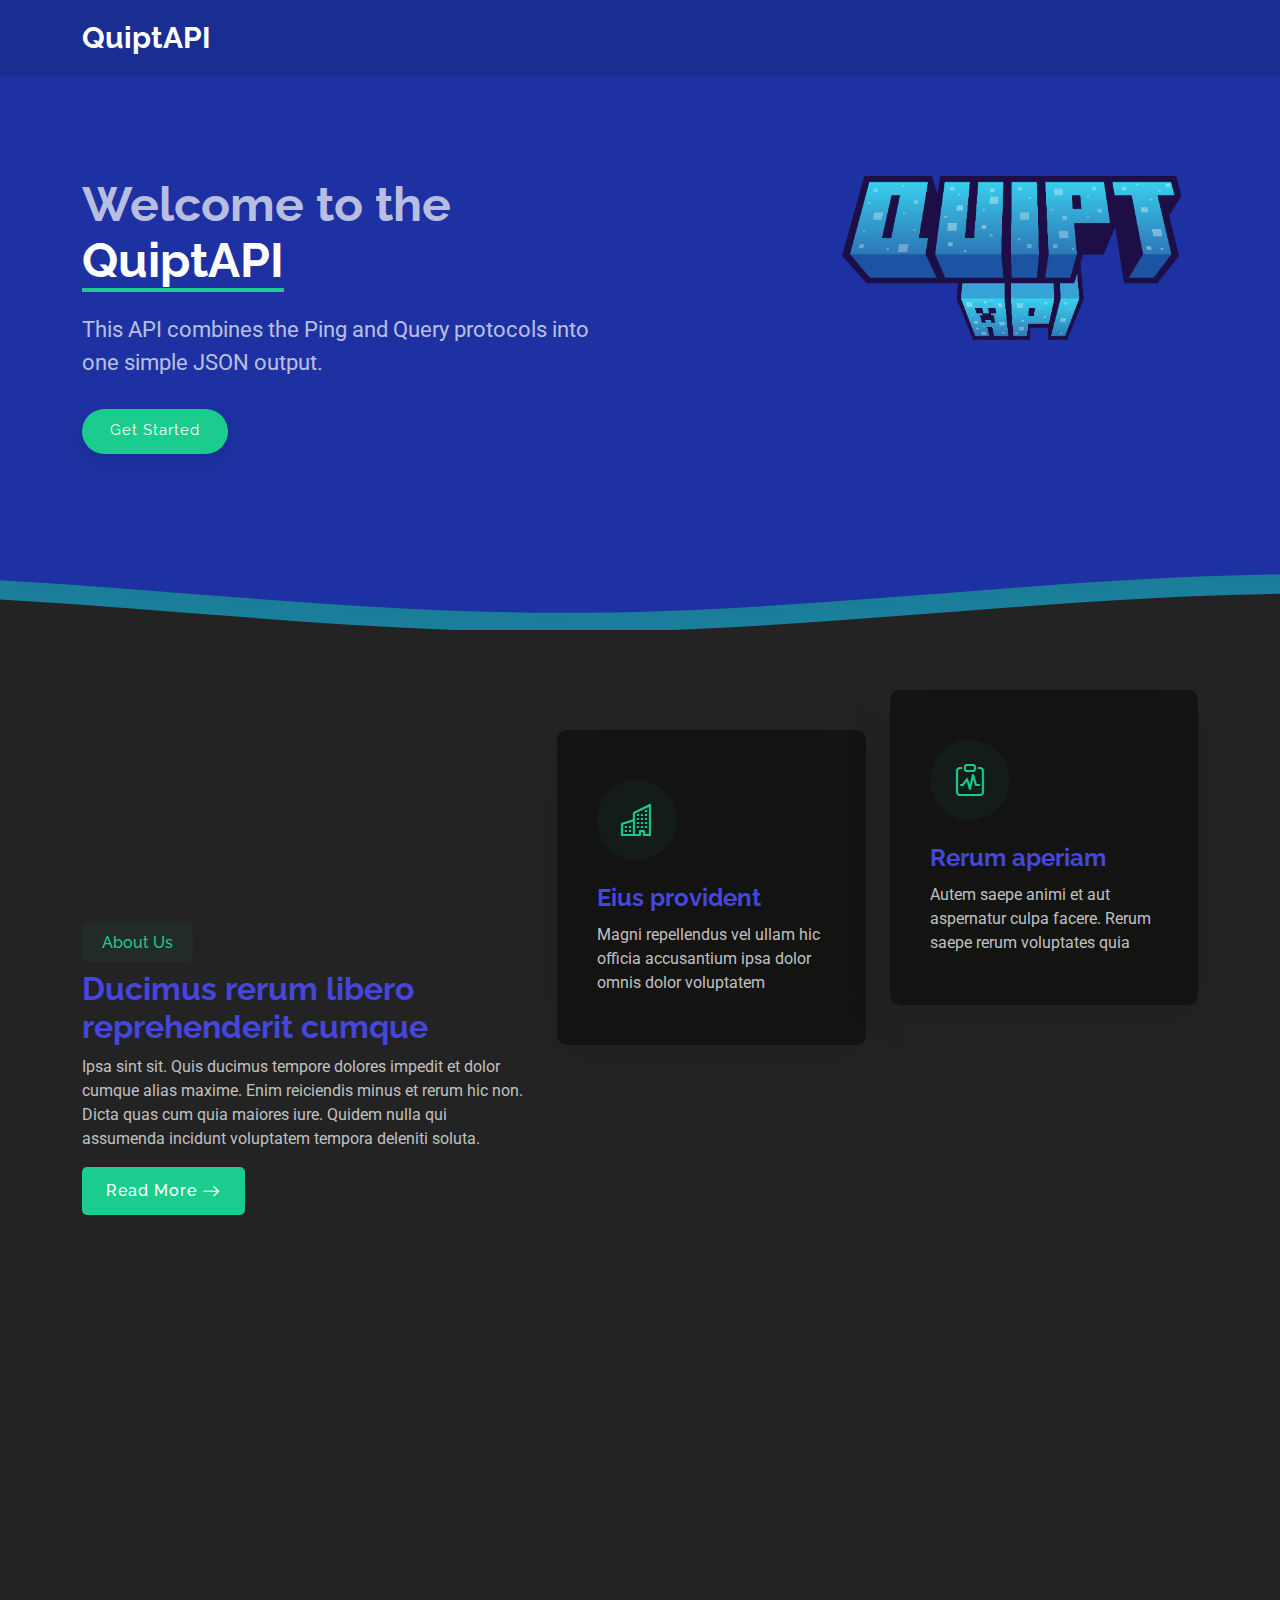
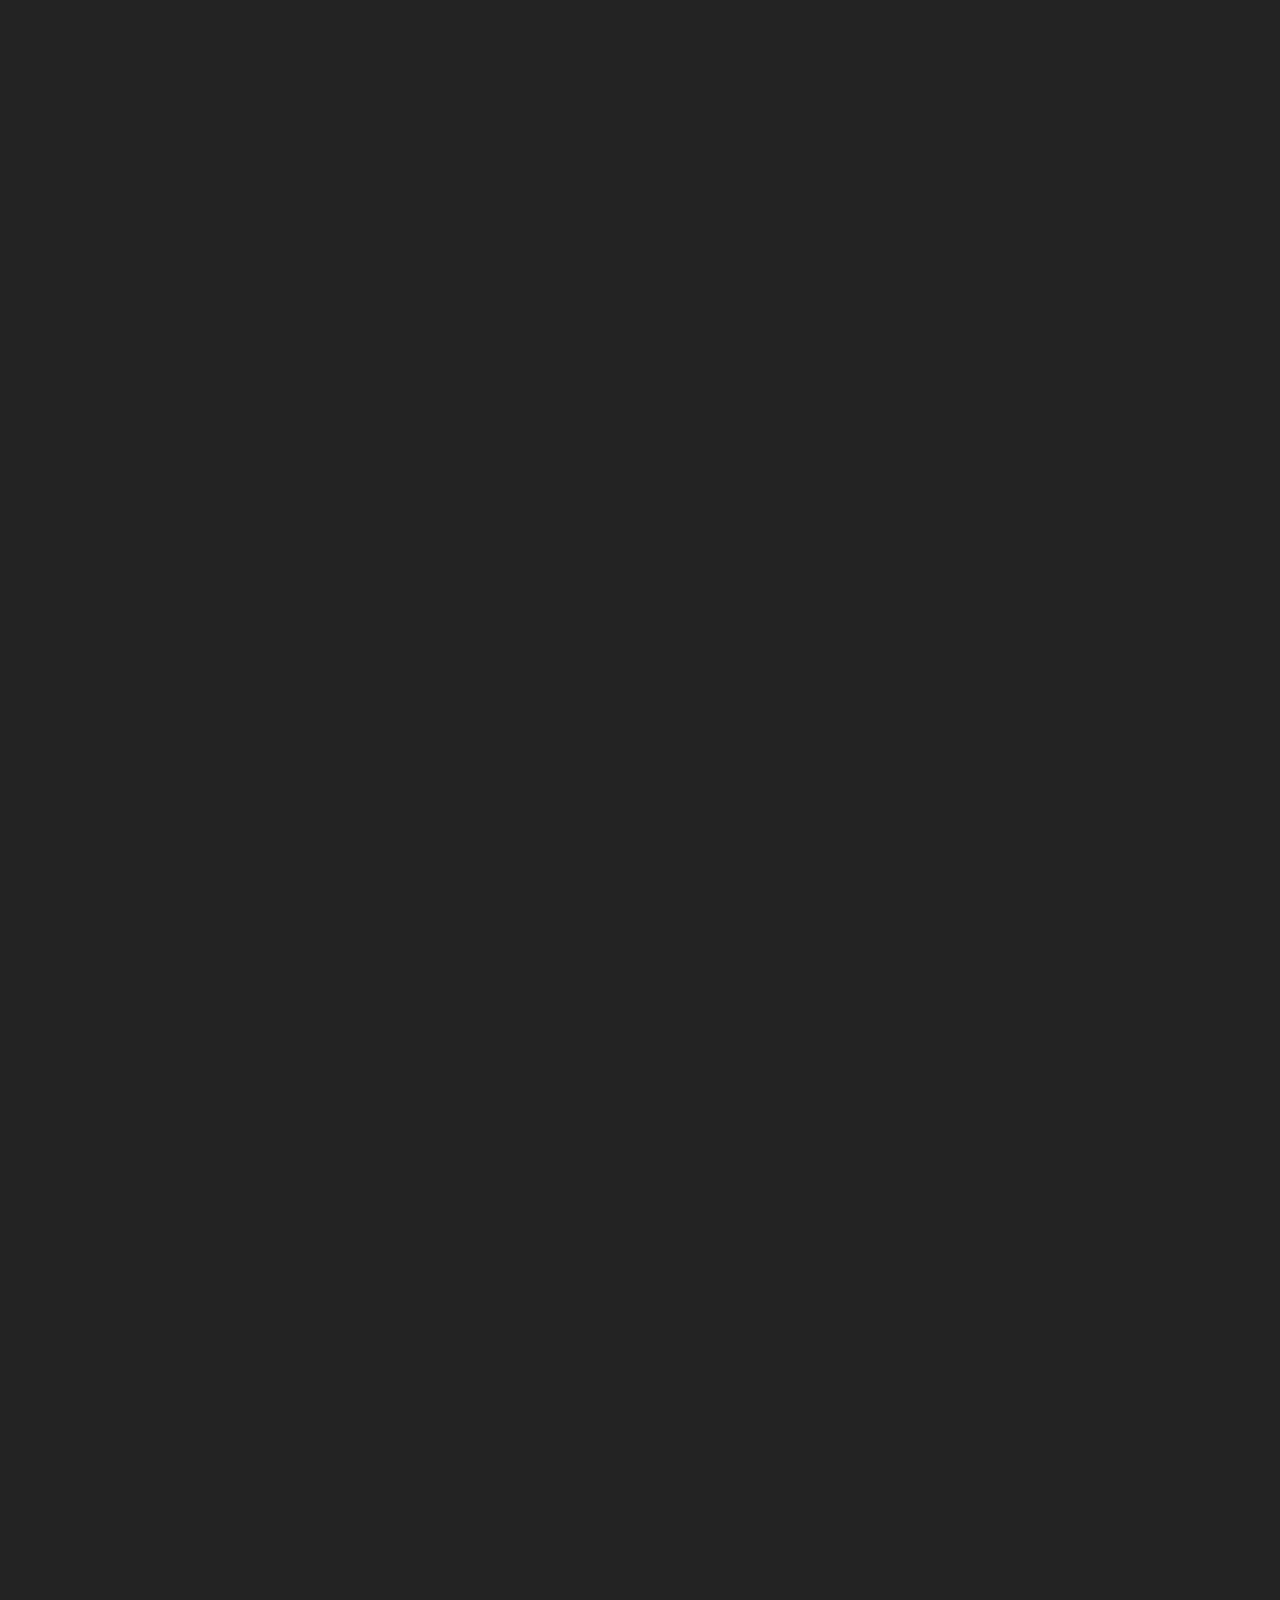
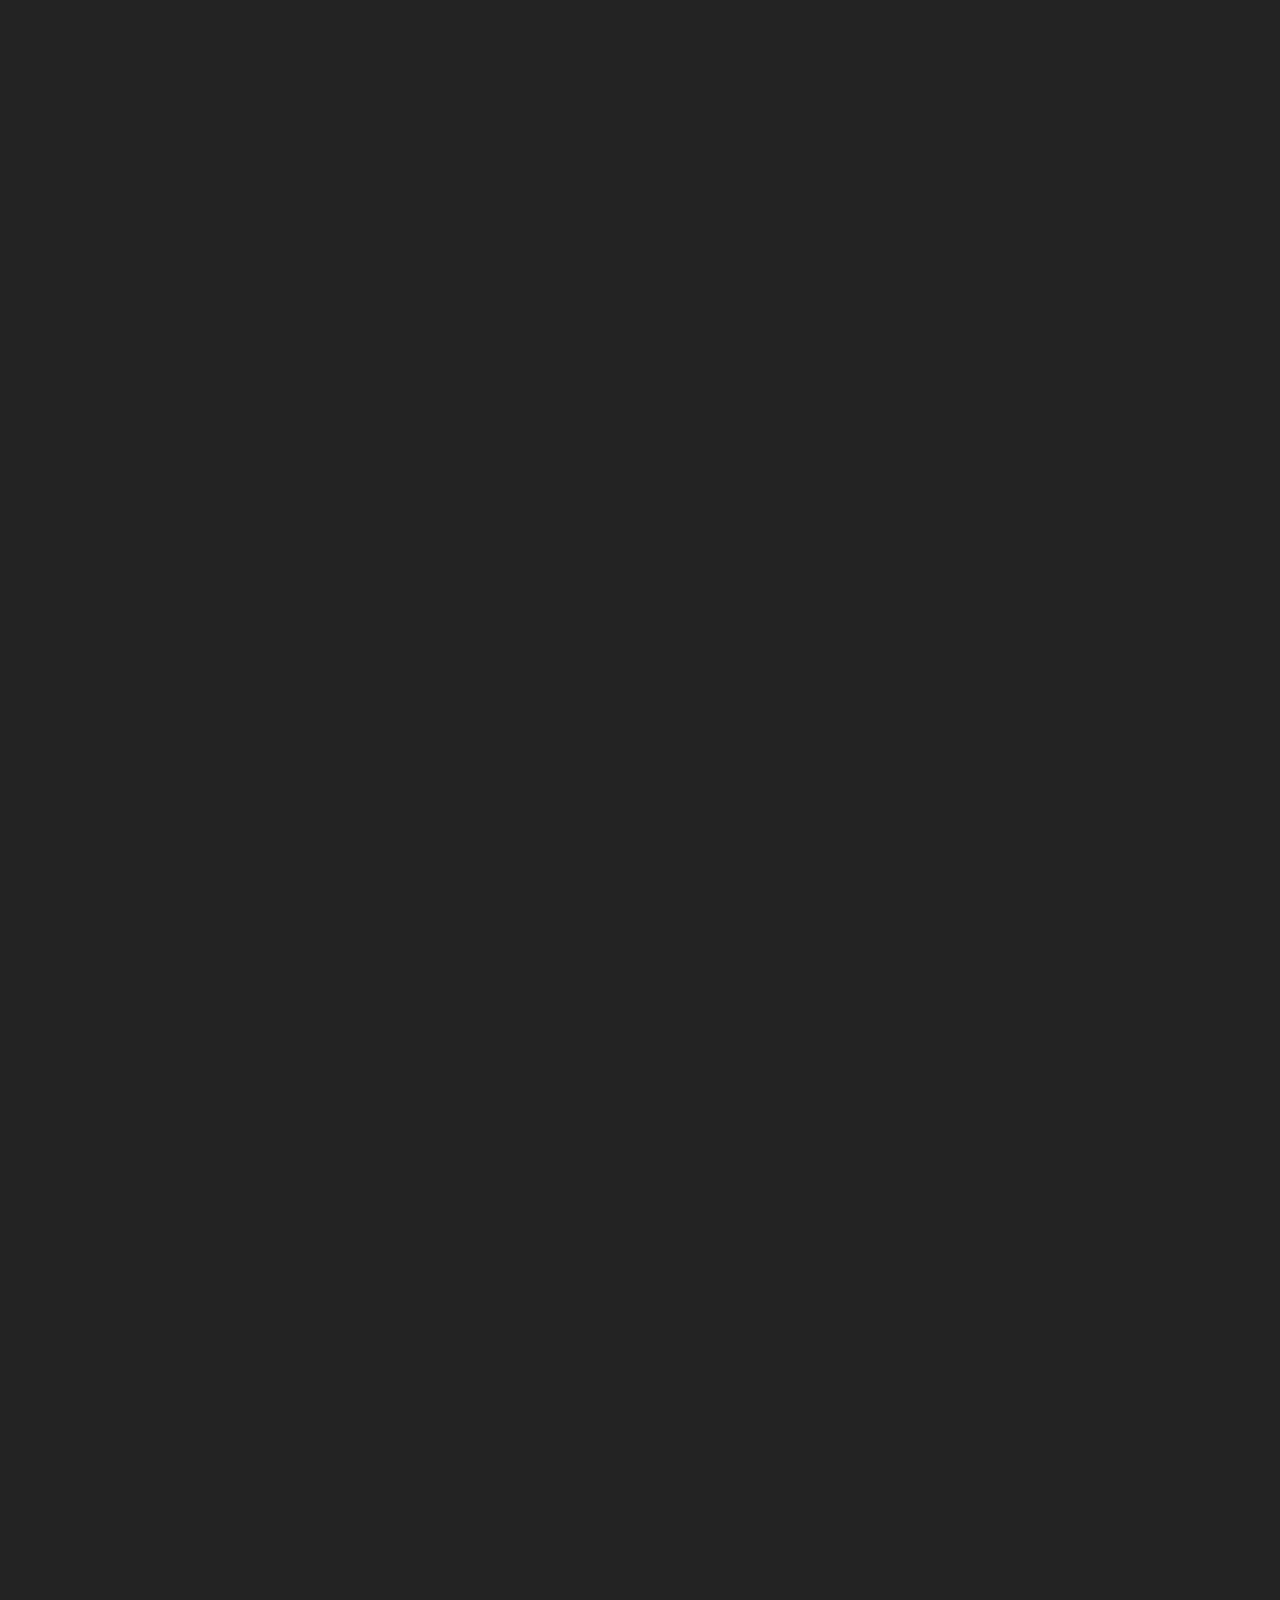
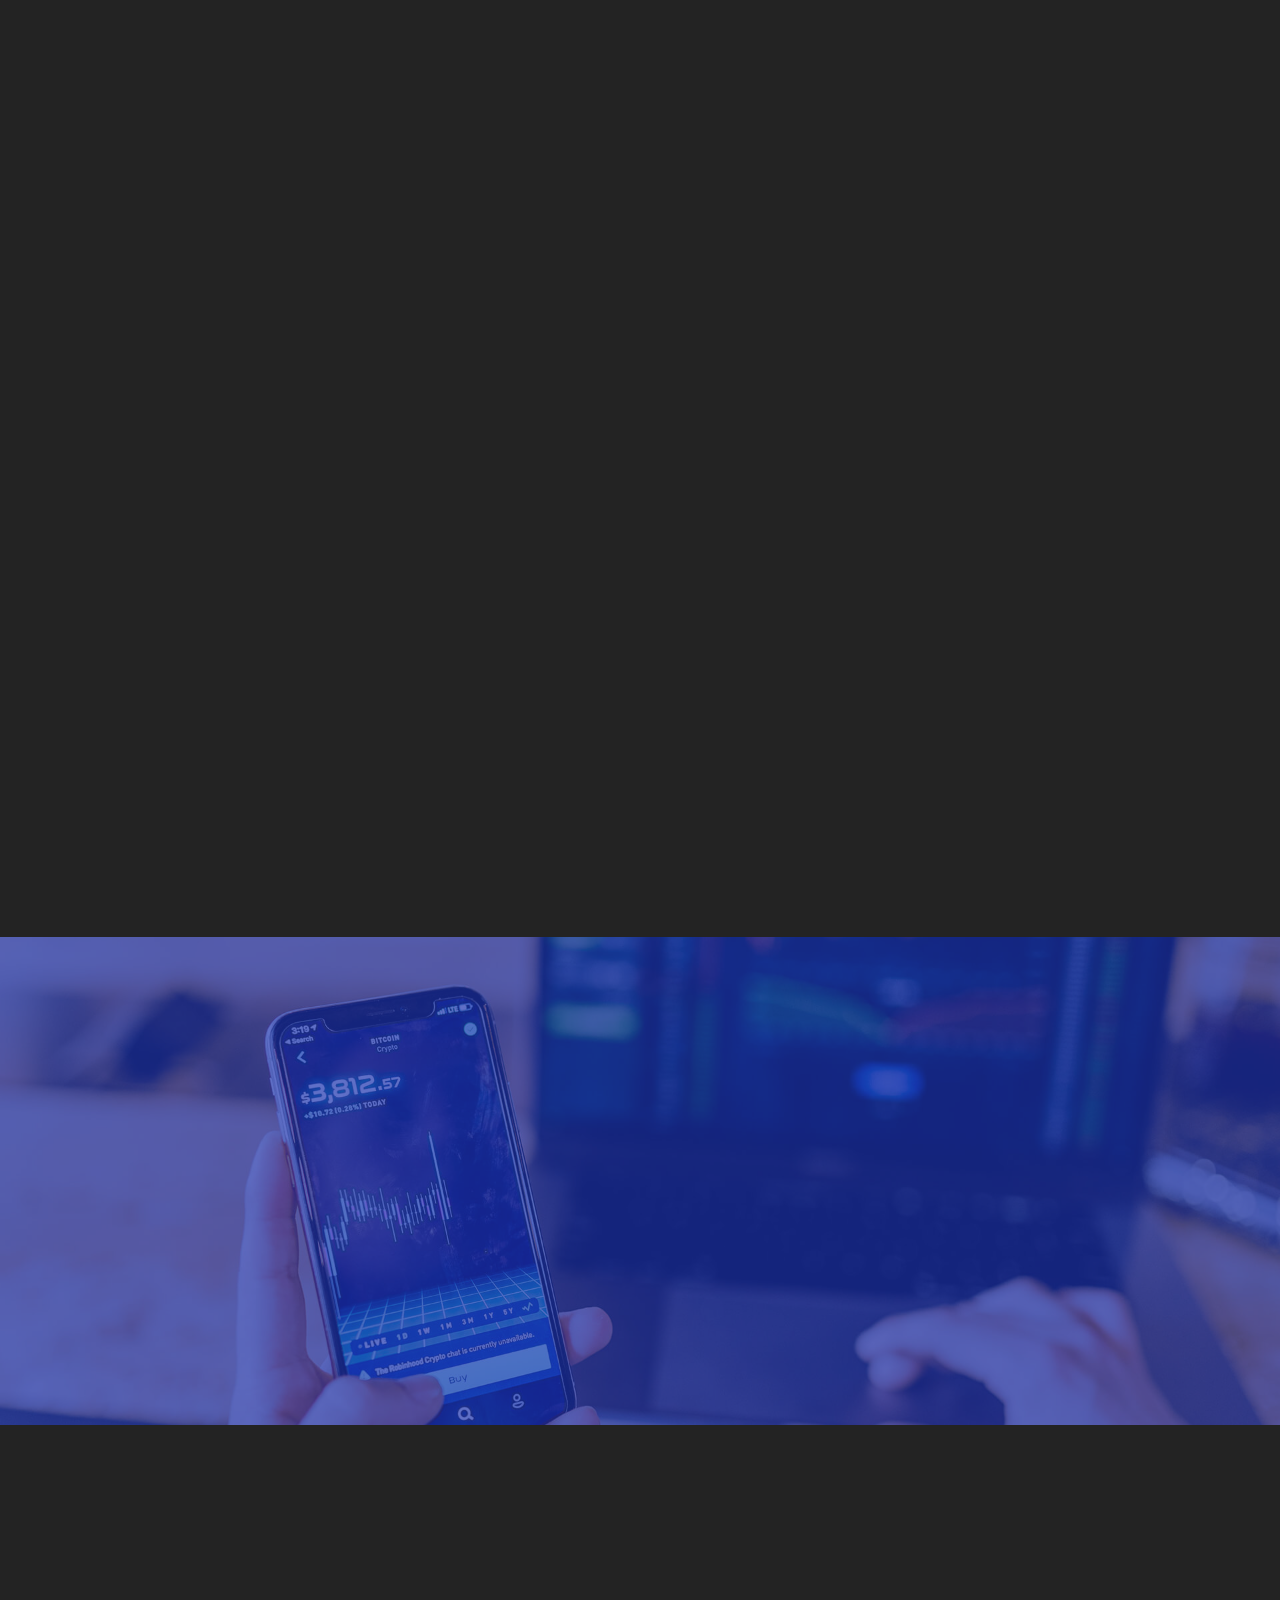
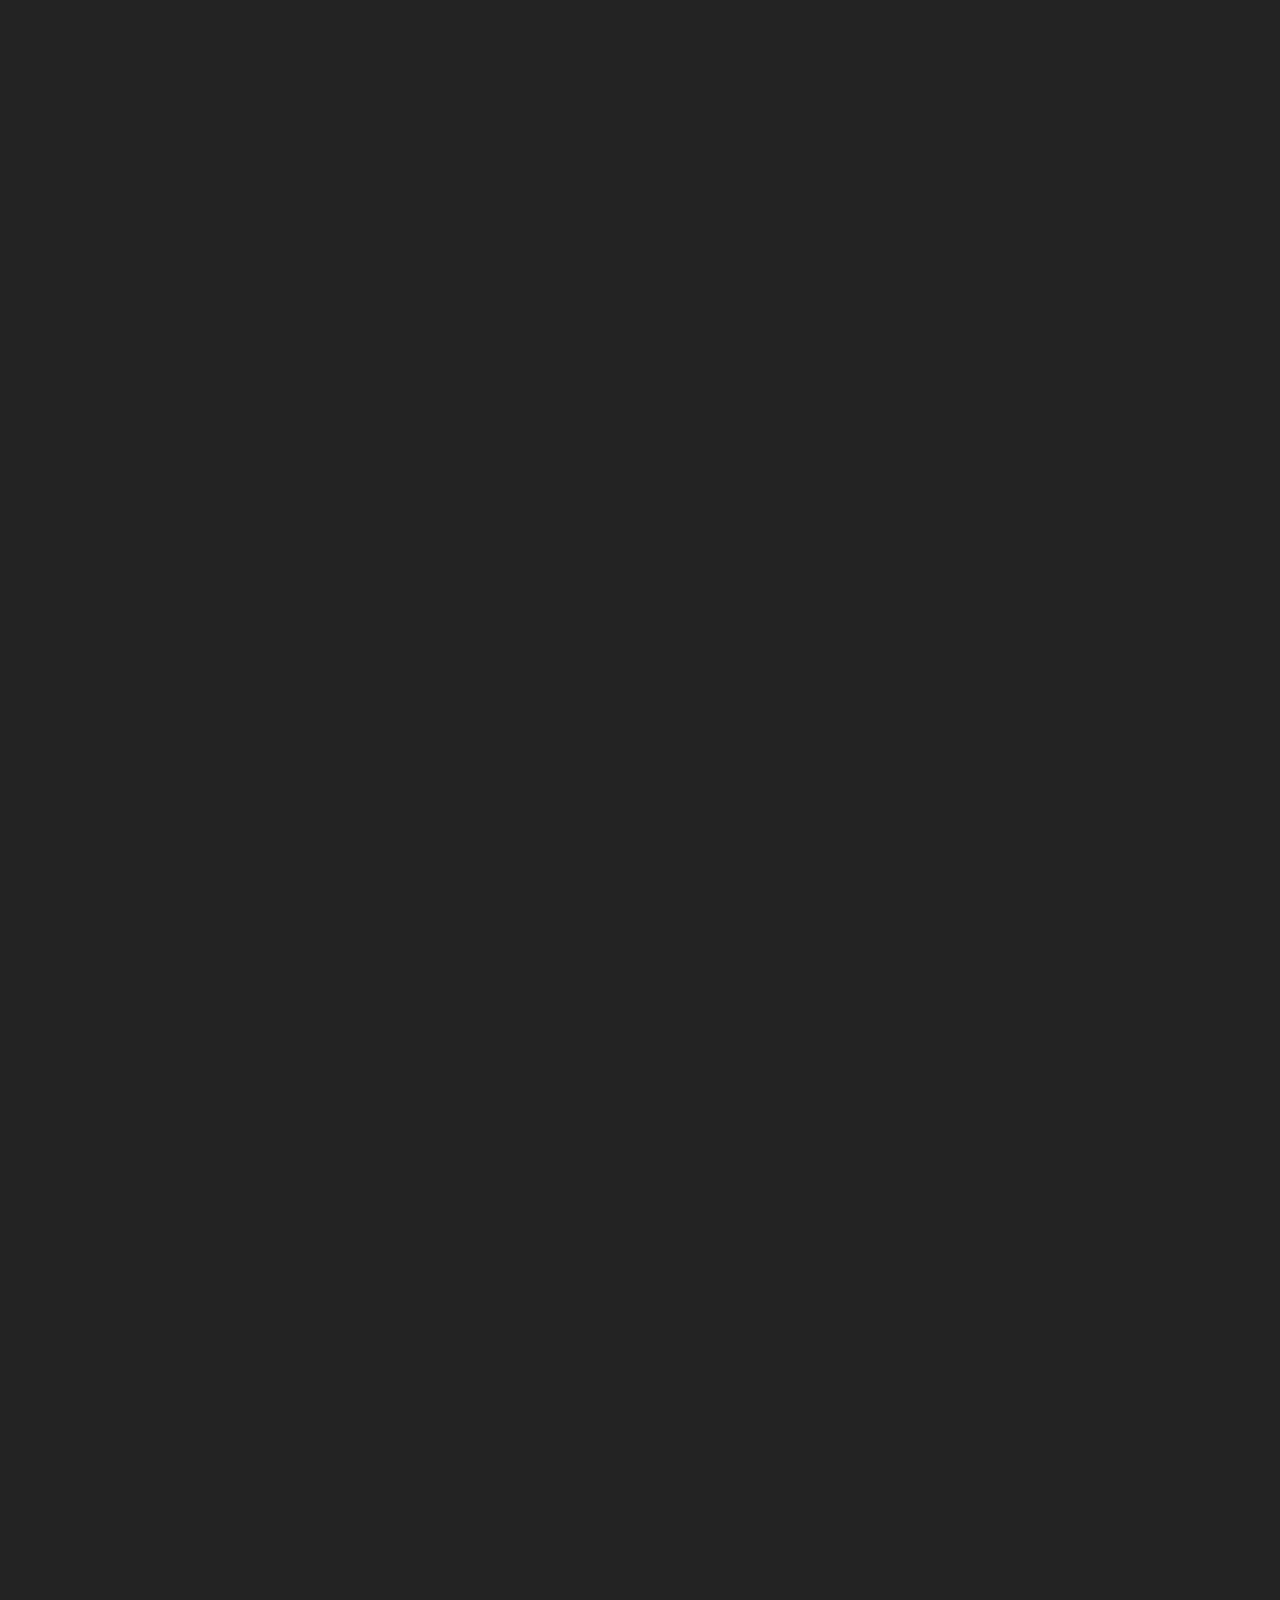
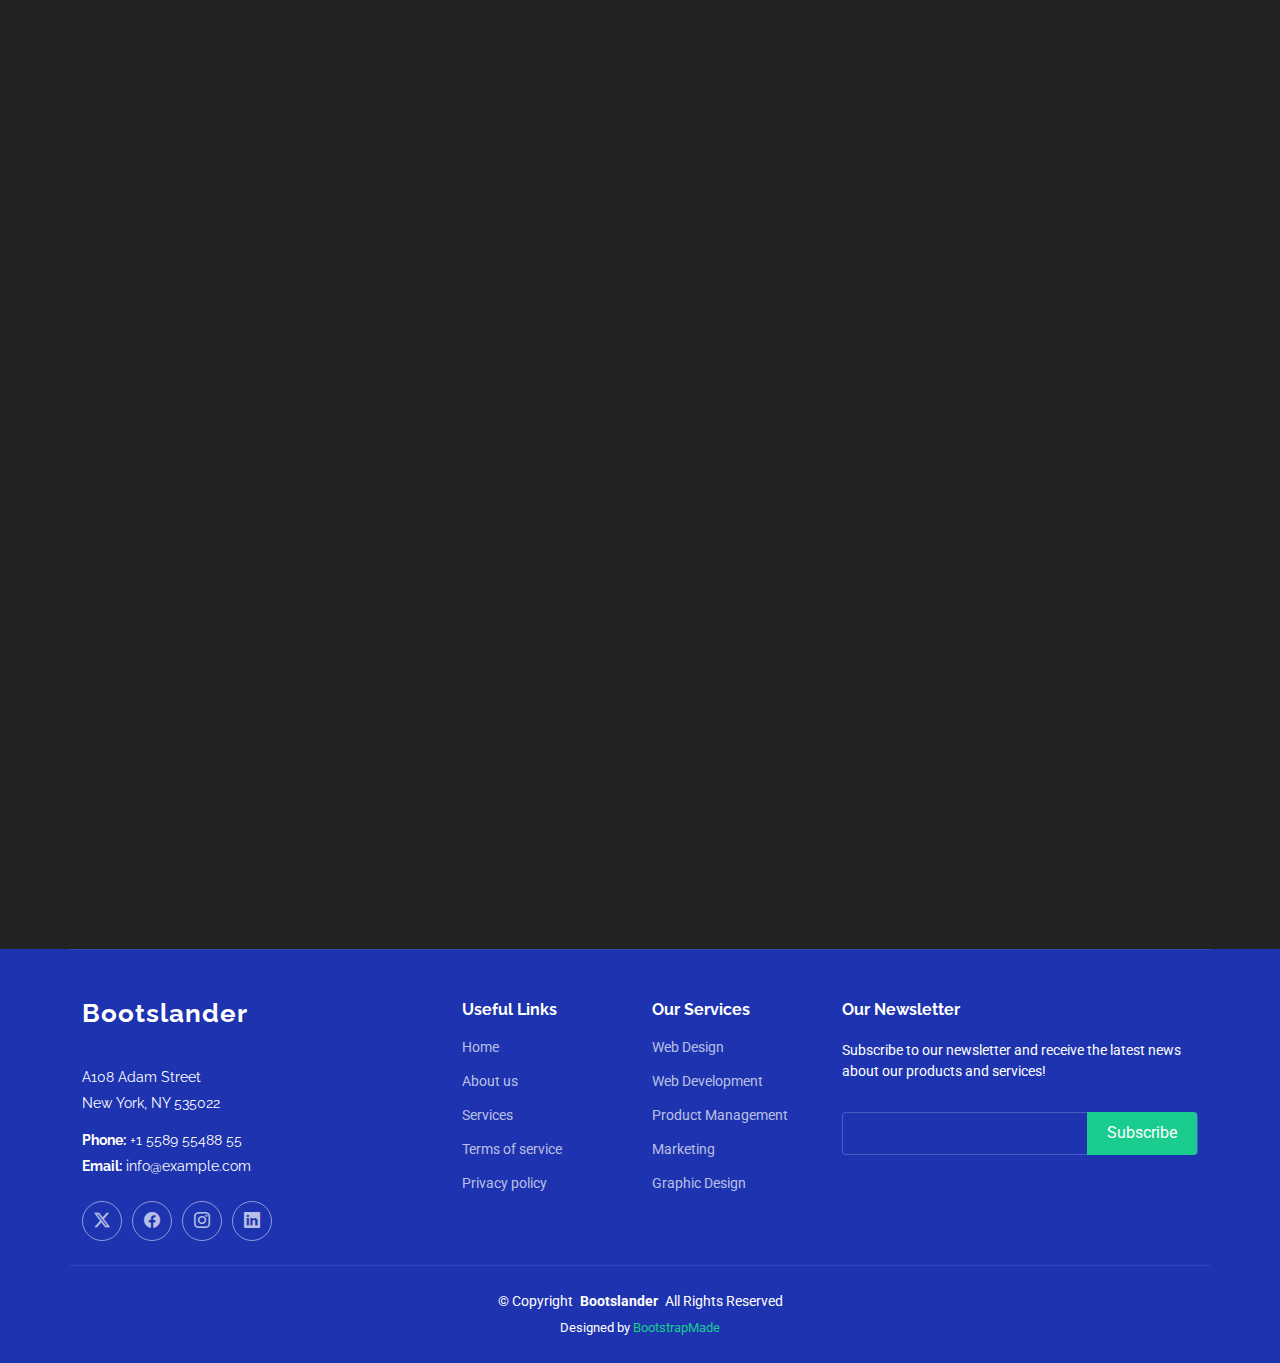
<file: src/main/resources/static/index.html>
<!DOCTYPE html>
<html lang="en">

<head>
  <meta charset="utf-8">
  <meta content="width=device-width, initial-scale=1.0" name="viewport">
  <title>Quipt API</title>
  <meta name="description" content="">
  <meta name="keywords" content="">

  <!-- Favicons -->
  <link href="assets/img/favicon.png" rel="icon">
  <link href="assets/img/apple-touch-icon.png" rel="apple-touch-icon">

  <!-- Fonts -->
  <link href="https://fonts.googleapis.com" rel="preconnect">
  <link href="https://fonts.gstatic.com" rel="preconnect" crossorigin>
  <link href="https://fonts.googleapis.com/css2?family=Roboto:ital,wght@0,100;0,300;0,400;0,500;0,700;0,900;1,100;1,300;1,400;1,500;1,700;1,900&family=Poppins:ital,wght@0,100;0,200;0,300;0,400;0,500;0,600;0,700;0,800;0,900;1,100;1,200;1,300;1,400;1,500;1,600;1,700;1,800;1,900&family=Raleway:ital,wght@0,100;0,200;0,300;0,400;0,500;0,600;0,700;0,800;0,900;1,100;1,200;1,300;1,400;1,500;1,600;1,700;1,800;1,900&display=swap" rel="stylesheet">

  <!-- Vendor CSS Files -->
  <link href="assets/vendor/bootstrap/css/bootstrap.min.css" rel="stylesheet">
  <link href="assets/vendor/bootstrap-icons/bootstrap-icons.css" rel="stylesheet">
  <link href="assets/vendor/aos/aos.css" rel="stylesheet">
  <link href="assets/vendor/glightbox/css/glightbox.min.css" rel="stylesheet">
  <link href="assets/vendor/swiper/swiper-bundle.min.css" rel="stylesheet">

  <!-- Main CSS File -->
  <link href="assets/css/main.css" rel="stylesheet">

  <!-- =======================================================
  * Template Name: Bootslander
  * Template URL: https://bootstrapmade.com/bootslander-free-bootstrap-landing-page-template/
  * Updated: Aug 07 2024 with Bootstrap v5.3.3
  * Author: BootstrapMade.com
  * License: https://bootstrapmade.com/license/
  ======================================================== -->
</head>

<body class="index-page">

  <header id="header" class="header d-flex align-items-center fixed-top">
    <div class="container-fluid container-xl position-relative d-flex align-items-center justify-content-between">

      <a href="index.html" class="logo d-flex align-items-center">
        <!-- Uncomment the line below if you also wish to use an image logo -->
        <!-- <img src="assets/img/logo.png" alt=""> -->
        <h1 class="sitename">QuiptAPI</h1>
      </a>


    </div>
  </header>

  <main class="main">

    <!-- Hero Section -->
    <section id="hero" class="hero section dark-background">

      <div class="container">
        <div class="row gy-4 justify-content-between">
          <div class="col-lg-4 order-lg-last hero-img" data-aos="zoom-out" data-aos-delay="100">
            <img src="assets/img/hero-img.png" class="img-fluid animated" alt="">
          </div>

          <div class="col-lg-6  d-flex flex-column justify-content-center" data-aos="fade-in">
            <h1>Welcome to the  <span>QuiptAPI</span></h1>
            <p>This API combines the Ping and Query protocols into one simple JSON output.</p>
            <div class="d-flex">
              <a href="#about" class="btn-get-started">Get Started</a>
            </div>
          </div>

        </div>
      </div>

      <svg class="hero-waves" xmlns="http://www.w3.org/2000/svg" xmlns:xlink="http://www.w3.org/1999/xlink" viewBox="0 24 150 28 " preserveAspectRatio="none">
        <defs>
          <path id="wave-path" d="M-160 44c30 0 58-18 88-18s 58 18 88 18 58-18 88-18 58 18 88 18 v44h-352z"></path>
        </defs>
        <g class="wave1">
          <use xlink:href="#wave-path" x="50" y="3"></use>
        </g>
        <g class="wave2">
          <use xlink:href="#wave-path" x="50" y="0"></use>
        </g>
        <g class="wave3">
          <use xlink:href="#wave-path" x="50" y="9"></use>
        </g>
      </svg>

    </section><!-- /Hero Section -->

    <!-- About Section -->
    <section id="about" class="about section">

      <div class="container" data-aos="fade-up" data-aos-delay="100">
        <div class="row align-items-xl-center gy-5">

          <div class="col-xl-5 content">
            <h3>About Us</h3>
            <h2>Ducimus rerum libero reprehenderit cumque</h2>
            <p>Ipsa sint sit. Quis ducimus tempore dolores impedit et dolor cumque alias maxime. Enim reiciendis minus et rerum hic non. Dicta quas cum quia maiores iure. Quidem nulla qui assumenda incidunt voluptatem tempora deleniti soluta.</p>
            <a href="#" class="read-more"><span>Read More</span><i class="bi bi-arrow-right"></i></a>
          </div>

          <div class="col-xl-7">
            <div class="row gy-4 icon-boxes">

              <div class="col-md-6" data-aos="fade-up" data-aos-delay="200">
                <div class="icon-box">
                  <i class="bi bi-buildings"></i>
                  <h3>Eius provident</h3>
                  <p>Magni repellendus vel ullam hic officia accusantium ipsa dolor omnis dolor voluptatem</p>
                </div>
              </div> <!-- End Icon Box -->

              <div class="col-md-6" data-aos="fade-up" data-aos-delay="300">
                <div class="icon-box">
                  <i class="bi bi-clipboard-pulse"></i>
                  <h3>Rerum aperiam</h3>
                  <p>Autem saepe animi et aut aspernatur culpa facere. Rerum saepe rerum voluptates quia</p>
                </div>
              </div> <!-- End Icon Box -->

              <div class="col-md-6" data-aos="fade-up" data-aos-delay="400">
                <div class="icon-box">
                  <i class="bi bi-command"></i>
                  <h3>Veniam omnis</h3>
                  <p>Omnis perferendis molestias culpa sed. Recusandae quas possimus. Quod consequatur corrupti</p>
                </div>
              </div> <!-- End Icon Box -->

              <div class="col-md-6" data-aos="fade-up" data-aos-delay="500">
                <div class="icon-box">
                  <i class="bi bi-graph-up-arrow"></i>
                  <h3>Delares sapiente</h3>
                  <p>Sint et dolor voluptas minus possimus nostrum. Reiciendis commodi eligendi omnis quideme lorenda</p>
                </div>
              </div> <!-- End Icon Box -->

            </div>
          </div>

        </div>
      </div>

    </section><!-- /About Section -->

    <!-- Features Section -->
    <section id="features" class="features section">

      <div class="container">

        <div class="row gy-4">

          <div class="col-lg-3 col-md-4" data-aos="fade-up" data-aos-delay="100">
            <div class="features-item">
              <i class="bi bi-eye" style="color: #ffbb2c;"></i>
              <h3><a href="" class="stretched-link">Lorem Ipsum</a></h3>
            </div>
          </div><!-- End Feature Item -->

          <div class="col-lg-3 col-md-4" data-aos="fade-up" data-aos-delay="200">
            <div class="features-item">
              <i class="bi bi-infinity" style="color: #5578ff;"></i>
              <h3><a href="" class="stretched-link">Dolor Sitema</a></h3>
            </div>
          </div><!-- End Feature Item -->

          <div class="col-lg-3 col-md-4" data-aos="fade-up" data-aos-delay="300">
            <div class="features-item">
              <i class="bi bi-mortarboard" style="color: #e80368;"></i>
              <h3><a href="" class="stretched-link">Sed perspiciatis</a></h3>
            </div>
          </div><!-- End Feature Item -->

          <div class="col-lg-3 col-md-4" data-aos="fade-up" data-aos-delay="400">
            <div class="features-item">
              <i class="bi bi-nut" style="color: #e361ff;"></i>
              <h3><a href="" class="stretched-link">Magni Dolores</a></h3>
            </div>
          </div><!-- End Feature Item -->

          <div class="col-lg-3 col-md-4" data-aos="fade-up" data-aos-delay="500">
            <div class="features-item">
              <i class="bi bi-shuffle" style="color: #47aeff;"></i>
              <h3><a href="" class="stretched-link">Nemo Enim</a></h3>
            </div>
          </div><!-- End Feature Item -->

          <div class="col-lg-3 col-md-4" data-aos="fade-up" data-aos-delay="600">
            <div class="features-item">
              <i class="bi bi-star" style="color: #ffa76e;"></i>
              <h3><a href="" class="stretched-link">Eiusmod Tempor</a></h3>
            </div>
          </div><!-- End Feature Item -->

          <div class="col-lg-3 col-md-4" data-aos="fade-up" data-aos-delay="700">
            <div class="features-item">
              <i class="bi bi-x-diamond" style="color: #11dbcf;"></i>
              <h3><a href="" class="stretched-link">Midela Teren</a></h3>
            </div>
          </div><!-- End Feature Item -->

          <div class="col-lg-3 col-md-4" data-aos="fade-up" data-aos-delay="800">
            <div class="features-item">
              <i class="bi bi-camera-video" style="color: #4233ff;"></i>
              <h3><a href="" class="stretched-link">Pira Neve</a></h3>
            </div>
          </div><!-- End Feature Item -->

          <div class="col-lg-3 col-md-4" data-aos="fade-up" data-aos-delay="900">
            <div class="features-item">
              <i class="bi bi-command" style="color: #b2904f;"></i>
              <h3><a href="" class="stretched-link">Dirada Pack</a></h3>
            </div>
          </div><!-- End Feature Item -->

          <div class="col-lg-3 col-md-4" data-aos="fade-up" data-aos-delay="1000">
            <div class="features-item">
              <i class="bi bi-dribbble" style="color: #b20969;"></i>
              <h3><a href="" class="stretched-link">Moton Ideal</a></h3>
            </div>
          </div><!-- End Feature Item -->

          <div class="col-lg-3 col-md-4" data-aos="fade-up" data-aos-delay="1100">
            <div class="features-item">
              <i class="bi bi-activity" style="color: #ff5828;"></i>
              <h3><a href="" class="stretched-link">Verdo Park</a></h3>
            </div>
          </div><!-- End Feature Item -->

          <div class="col-lg-3 col-md-4" data-aos="fade-up" data-aos-delay="1200">
            <div class="features-item">
              <i class="bi bi-brightness-high" style="color: #29cc61;"></i>
              <h3><a href="" class="stretched-link">Flavor Nivelanda</a></h3>
            </div>
          </div><!-- End Feature Item -->

        </div>

      </div>

    </section><!-- /Features Section -->

    <!-- Stats Section -->
    <section id="stats" class="stats section">

      <div class="container" data-aos="fade-up" data-aos-delay="100">

        <div class="row gy-4">

          <div class="col-lg-3 col-md-6 d-flex flex-column align-items-center">
            <i class="bi bi-emoji-smile"></i>
            <div class="stats-item">
              <span data-purecounter-start="0" data-purecounter-end="232" data-purecounter-duration="1" class="purecounter"></span>
              <p>Happy Clients</p>
            </div>
          </div><!-- End Stats Item -->

          <div class="col-lg-3 col-md-6 d-flex flex-column align-items-center">
            <i class="bi bi-journal-richtext"></i>
            <div class="stats-item">
              <span data-purecounter-start="0" data-purecounter-end="521" data-purecounter-duration="1" class="purecounter"></span>
              <p>Projects</p>
            </div>
          </div><!-- End Stats Item -->

          <div class="col-lg-3 col-md-6 d-flex flex-column align-items-center">
            <i class="bi bi-headset"></i>
            <div class="stats-item">
              <span data-purecounter-start="0" data-purecounter-end="1463" data-purecounter-duration="1" class="purecounter"></span>
              <p>Hours Of Support</p>
            </div>
          </div><!-- End Stats Item -->

          <div class="col-lg-3 col-md-6 d-flex flex-column align-items-center">
            <i class="bi bi-people"></i>
            <div class="stats-item">
              <span data-purecounter-start="0" data-purecounter-end="15" data-purecounter-duration="1" class="purecounter"></span>
              <p>Hard Workers</p>
            </div>
          </div><!-- End Stats Item -->

        </div>

      </div>

    </section><!-- /Stats Section -->

    <!-- Details Section -->
    <section id="details" class="details section">

      <!-- Section Title -->
      <div class="container section-title" data-aos="fade-up">
        <h2>Details</h2>
        <div><span>Check Our</span> <span class="description-title">Details</span></div>
      </div><!-- End Section Title -->

      <div class="container">

        <div class="row gy-4 align-items-center features-item">
          <div class="col-md-5 d-flex align-items-center" data-aos="zoom-out" data-aos-delay="100">
            <img src="assets/img/details-1.png" class="img-fluid" alt="">
          </div>
          <div class="col-md-7" data-aos="fade-up" data-aos-delay="100">
            <h3>Voluptatem dignissimos provident quasi corporis voluptates sit assumenda.</h3>
            <p class="fst-italic">
              Lorem ipsum dolor sit amet, consectetur adipiscing elit, sed do eiusmod tempor incididunt ut labore et dolore
              magna aliqua.
            </p>
            <ul>
              <li><i class="bi bi-check"></i><span> Ullamco laboris nisi ut aliquip ex ea commodo consequat.</span></li>
              <li><i class="bi bi-check"></i> <span>Duis aute irure dolor in reprehenderit in voluptate velit.</span></li>
              <li><i class="bi bi-check"></i> <span>Ullam est qui quos consequatur eos accusamus.</span></li>
            </ul>
          </div>
        </div><!-- Features Item -->

        <div class="row gy-4 align-items-center features-item">
          <div class="col-md-5 order-1 order-md-2 d-flex align-items-center" data-aos="zoom-out" data-aos-delay="200">
            <img src="assets/img/details-2.png" class="img-fluid" alt="">
          </div>
          <div class="col-md-7 order-2 order-md-1" data-aos="fade-up" data-aos-delay="200">
            <h3>Corporis temporibus maiores provident</h3>
            <p class="fst-italic">
              Lorem ipsum dolor sit amet, consectetur adipiscing elit, sed do eiusmod tempor incididunt ut labore et dolore
              magna aliqua.
            </p>
            <p>
              Ullamco laboris nisi ut aliquip ex ea commodo consequat. Duis aute irure dolor in reprehenderit in voluptate
              velit esse cillum dolore eu fugiat nulla pariatur. Excepteur sint occaecat cupidatat non proident, sunt in
              culpa qui officia deserunt mollit anim id est laborum
            </p>
          </div>
        </div><!-- Features Item -->

        <div class="row gy-4 align-items-center features-item">
          <div class="col-md-5 d-flex align-items-center" data-aos="zoom-out">
            <img src="assets/img/details-3.png" class="img-fluid" alt="">
          </div>
          <div class="col-md-7" data-aos="fade-up">
            <h3>Sunt consequatur ad ut est nulla consectetur reiciendis animi voluptas</h3>
            <p>Cupiditate placeat cupiditate placeat est ipsam culpa. Delectus quia minima quod. Sunt saepe odit aut quia voluptatem hic voluptas dolor doloremque.</p>
            <ul>
              <li><i class="bi bi-check"></i> <span>Ullamco laboris nisi ut aliquip ex ea commodo consequat.</span></li>
              <li><i class="bi bi-check"></i><span> Duis aute irure dolor in reprehenderit in voluptate velit.</span></li>
              <li><i class="bi bi-check"></i> <span>Facilis ut et voluptatem aperiam. Autem soluta ad fugiat</span>.</li>
            </ul>
          </div>
        </div><!-- Features Item -->

        <div class="row gy-4 align-items-center features-item">
          <div class="col-md-5 order-1 order-md-2 d-flex align-items-center" data-aos="zoom-out">
            <img src="assets/img/details-4.png" class="img-fluid" alt="">
          </div>
          <div class="col-md-7 order-2 order-md-1" data-aos="fade-up">
            <h3>Quas et necessitatibus eaque impedit ipsum animi consequatur incidunt in</h3>
            <p class="fst-italic">
              Lorem ipsum dolor sit amet, consectetur adipiscing elit, sed do eiusmod tempor incididunt ut labore et dolore
              magna aliqua.
            </p>
            <p>
              Ullamco laboris nisi ut aliquip ex ea commodo consequat. Duis aute irure dolor in reprehenderit in voluptate
              velit esse cillum dolore eu fugiat nulla pariatur. Excepteur sint occaecat cupidatat non proident, sunt in
              culpa qui officia deserunt mollit anim id est laborum
            </p>
          </div>
        </div><!-- Features Item -->

      </div>

    </section><!-- /Details Section -->

    <!-- Gallery Section -->
    <section id="gallery" class="gallery section">

      <!-- Section Title -->
      <div class="container section-title" data-aos="fade-up">
        <h2>Gallery</h2>
        <div><span>Check Our</span> <span class="description-title">Gallery</span></div>
      </div><!-- End Section Title -->

      <div class="container" data-aos="fade-up" data-aos-delay="100">

        <div class="row g-0">

          <div class="col-lg-3 col-md-4">
            <div class="gallery-item">
              <a href="assets/img/gallery/gallery-1.jpg" class="glightbox" data-gallery="images-gallery">
                <img src="assets/img/gallery/gallery-1.jpg" alt="" class="img-fluid">
              </a>
            </div>
          </div><!-- End Gallery Item -->

          <div class="col-lg-3 col-md-4">
            <div class="gallery-item">
              <a href="assets/img/gallery/gallery-2.jpg" class="glightbox" data-gallery="images-gallery">
                <img src="assets/img/gallery/gallery-2.jpg" alt="" class="img-fluid">
              </a>
            </div>
          </div><!-- End Gallery Item -->

          <div class="col-lg-3 col-md-4">
            <div class="gallery-item">
              <a href="assets/img/gallery/gallery-3.jpg" class="glightbox" data-gallery="images-gallery">
                <img src="assets/img/gallery/gallery-3.jpg" alt="" class="img-fluid">
              </a>
            </div>
          </div><!-- End Gallery Item -->

          <div class="col-lg-3 col-md-4">
            <div class="gallery-item">
              <a href="assets/img/gallery/gallery-4.jpg" class="glightbox" data-gallery="images-gallery">
                <img src="assets/img/gallery/gallery-4.jpg" alt="" class="img-fluid">
              </a>
            </div>
          </div><!-- End Gallery Item -->

          <div class="col-lg-3 col-md-4">
            <div class="gallery-item">
              <a href="assets/img/gallery/gallery-5.jpg" class="glightbox" data-gallery="images-gallery">
                <img src="assets/img/gallery/gallery-5.jpg" alt="" class="img-fluid">
              </a>
            </div>
          </div><!-- End Gallery Item -->

          <div class="col-lg-3 col-md-4">
            <div class="gallery-item">
              <a href="assets/img/gallery/gallery-6.jpg" class="glightbox" data-gallery="images-gallery">
                <img src="assets/img/gallery/gallery-6.jpg" alt="" class="img-fluid">
              </a>
            </div>
          </div><!-- End Gallery Item -->

          <div class="col-lg-3 col-md-4">
            <div class="gallery-item">
              <a href="assets/img/gallery/gallery-7.jpg" class="glightbox" data-gallery="images-gallery">
                <img src="assets/img/gallery/gallery-7.jpg" alt="" class="img-fluid">
              </a>
            </div>
          </div><!-- End Gallery Item -->

          <div class="col-lg-3 col-md-4">
            <div class="gallery-item">
              <a href="assets/img/gallery/gallery-8.jpg" class="glightbox" data-gallery="images-gallery">
                <img src="assets/img/gallery/gallery-8.jpg" alt="" class="img-fluid">
              </a>
            </div>
          </div><!-- End Gallery Item -->

        </div>

      </div>

    </section><!-- /Gallery Section -->

    <!-- Testimonials Section -->
    <section id="testimonials" class="testimonials section dark-background">

      <img src="assets/img/testimonials-bg.jpg" class="testimonials-bg" alt="">

      <div class="container" data-aos="fade-up" data-aos-delay="100">

        <div class="swiper init-swiper">
          <script type="application/json" class="swiper-config">
            {
              "loop": true,
              "speed": 600,
              "autoplay": {
                "delay": 5000
              },
              "slidesPerView": "auto",
              "pagination": {
                "el": ".swiper-pagination",
                "type": "bullets",
                "clickable": true
              }
            }
          </script>
          <div class="swiper-wrapper">

            <div class="swiper-slide">
              <div class="testimonial-item">
                <img src="assets/img/testimonials/testimonials-1.jpg" class="testimonial-img" alt="">
                <h3>Saul Goodman</h3>
                <h4>Ceo &amp; Founder</h4>
                <div class="stars">
                  <i class="bi bi-star-fill"></i><i class="bi bi-star-fill"></i><i class="bi bi-star-fill"></i><i class="bi bi-star-fill"></i><i class="bi bi-star-fill"></i>
                </div>
                <p>
                  <i class="bi bi-quote quote-icon-left"></i>
                  <span>Proin iaculis purus consequat sem cure digni ssim donec porttitora entum suscipit rhoncus. Accusantium quam, ultricies eget id, aliquam eget nibh et. Maecen aliquam, risus at semper.</span>
                  <i class="bi bi-quote quote-icon-right"></i>
                </p>
              </div>
            </div><!-- End testimonial item -->

            <div class="swiper-slide">
              <div class="testimonial-item">
                <img src="assets/img/testimonials/testimonials-2.jpg" class="testimonial-img" alt="">
                <h3>Sara Wilsson</h3>
                <h4>Designer</h4>
                <div class="stars">
                  <i class="bi bi-star-fill"></i><i class="bi bi-star-fill"></i><i class="bi bi-star-fill"></i><i class="bi bi-star-fill"></i><i class="bi bi-star-fill"></i>
                </div>
                <p>
                  <i class="bi bi-quote quote-icon-left"></i>
                  <span>Export tempor illum tamen malis malis eram quae irure esse labore quem cillum quid cillum eram malis quorum velit fore eram velit sunt aliqua noster fugiat irure amet legam anim culpa.</span>
                  <i class="bi bi-quote quote-icon-right"></i>
                </p>
              </div>
            </div><!-- End testimonial item -->

            <div class="swiper-slide">
              <div class="testimonial-item">
                <img src="assets/img/testimonials/testimonials-3.jpg" class="testimonial-img" alt="">
                <h3>Jena Karlis</h3>
                <h4>Store Owner</h4>
                <div class="stars">
                  <i class="bi bi-star-fill"></i><i class="bi bi-star-fill"></i><i class="bi bi-star-fill"></i><i class="bi bi-star-fill"></i><i class="bi bi-star-fill"></i>
                </div>
                <p>
                  <i class="bi bi-quote quote-icon-left"></i>
                  <span>Enim nisi quem export duis labore cillum quae magna enim sint quorum nulla quem veniam duis minim tempor labore quem eram duis noster aute amet eram fore quis sint minim.</span>
                  <i class="bi bi-quote quote-icon-right"></i>
                </p>
              </div>
            </div><!-- End testimonial item -->

            <div class="swiper-slide">
              <div class="testimonial-item">
                <img src="assets/img/testimonials/testimonials-4.jpg" class="testimonial-img" alt="">
                <h3>Matt Brandon</h3>
                <h4>Freelancer</h4>
                <div class="stars">
                  <i class="bi bi-star-fill"></i><i class="bi bi-star-fill"></i><i class="bi bi-star-fill"></i><i class="bi bi-star-fill"></i><i class="bi bi-star-fill"></i>
                </div>
                <p>
                  <i class="bi bi-quote quote-icon-left"></i>
                  <span>Fugiat enim eram quae cillum dolore dolor amet nulla culpa multos export minim fugiat minim velit minim dolor enim duis veniam ipsum anim magna sunt elit fore quem dolore labore illum veniam.</span>
                  <i class="bi bi-quote quote-icon-right"></i>
                </p>
              </div>
            </div><!-- End testimonial item -->

            <div class="swiper-slide">
              <div class="testimonial-item">
                <img src="assets/img/testimonials/testimonials-5.jpg" class="testimonial-img" alt="">
                <h3>John Larson</h3>
                <h4>Entrepreneur</h4>
                <div class="stars">
                  <i class="bi bi-star-fill"></i><i class="bi bi-star-fill"></i><i class="bi bi-star-fill"></i><i class="bi bi-star-fill"></i><i class="bi bi-star-fill"></i>
                </div>
                <p>
                  <i class="bi bi-quote quote-icon-left"></i>
                  <span>Quis quorum aliqua sint quem legam fore sunt eram irure aliqua veniam tempor noster veniam enim culpa labore duis sunt culpa nulla illum cillum fugiat legam esse veniam culpa fore nisi cillum quid.</span>
                  <i class="bi bi-quote quote-icon-right"></i>
                </p>
              </div>
            </div><!-- End testimonial item -->

          </div>
          <div class="swiper-pagination"></div>
        </div>

      </div>

    </section><!-- /Testimonials Section -->

    <!-- Team Section -->
    <section id="team" class="team section">

      <!-- Section Title -->
      <div class="container section-title" data-aos="fade-up">
        <h2>Team</h2>
        <div><span>Check Our</span> <span class="description-title">Team</span></div>
      </div><!-- End Section Title -->

      <div class="container">

        <div class="row gy-5">

          <div class="col-lg-4 col-md-6" data-aos="fade-up" data-aos-delay="100">
            <div class="member">
              <div class="pic"><img src="assets/img/team/team-1.jpg" class="img-fluid" alt=""></div>
              <div class="member-info">
                <h4>Walter White</h4>
                <span>Chief Executive Officer</span>
                <div class="social">
                  <a href=""><i class="bi bi-twitter-x"></i></a>
                  <a href=""><i class="bi bi-facebook"></i></a>
                  <a href=""><i class="bi bi-instagram"></i></a>
                  <a href=""><i class="bi bi-linkedin"></i></a>
                </div>
              </div>
            </div>
          </div><!-- End Team Member -->

          <div class="col-lg-4 col-md-6" data-aos="fade-up" data-aos-delay="200">
            <div class="member">
              <div class="pic"><img src="assets/img/team/team-2.jpg" class="img-fluid" alt=""></div>
              <div class="member-info">
                <h4>Sarah Jhonson</h4>
                <span>Product Manager</span>
                <div class="social">
                  <a href=""><i class="bi bi-twitter-x"></i></a>
                  <a href=""><i class="bi bi-facebook"></i></a>
                  <a href=""><i class="bi bi-instagram"></i></a>
                  <a href=""><i class="bi bi-linkedin"></i></a>
                </div>
              </div>
            </div>
          </div><!-- End Team Member -->

          <div class="col-lg-4 col-md-6" data-aos="fade-up" data-aos-delay="300">
            <div class="member">
              <div class="pic"><img src="assets/img/team/team-3.jpg" class="img-fluid" alt=""></div>
              <div class="member-info">
                <h4>William Anderson</h4>
                <span>CTO</span>
                <div class="social">
                  <a href=""><i class="bi bi-twitter-x"></i></a>
                  <a href=""><i class="bi bi-facebook"></i></a>
                  <a href=""><i class="bi bi-instagram"></i></a>
                  <a href=""><i class="bi bi-linkedin"></i></a>
                </div>
              </div>
            </div>
          </div><!-- End Team Member -->

        </div>

      </div>

    </section><!-- /Team Section -->

    <!-- Pricing Section -->
    <section id="pricing" class="pricing section">

      <!-- Section Title -->
      <div class="container section-title" data-aos="fade-up">
        <h2>Pricing</h2>
        <div><span>Check Our</span> <span class="description-title">Pricing</span></div>
      </div><!-- End Section Title -->

      <div class="container">

        <div class="row gy-4">

          <div class="col-lg-4" data-aos="zoom-in" data-aos-delay="100">
            <div class="pricing-item">
              <h3>Free Plan</h3>
              <p class="description">Ullam mollitia quasi nobis soluta in voluptatum et sint palora dex strater</p>
              <h4><sup>$</sup>0<span> / month</span></h4>
              <a href="#" class="cta-btn">Start a free trial</a>
              <p class="text-center small">No credit card required</p>
              <ul>
                <li><i class="bi bi-check"></i> <span>Quam adipiscing vitae proin</span></li>
                <li><i class="bi bi-check"></i> <span>Nec feugiat nisl pretium</span></li>
                <li><i class="bi bi-check"></i> <span>Nulla at volutpat diam uteera</span></li>
                <li class="na"><i class="bi bi-x"></i> <span>Pharetra massa massa ultricies</span></li>
                <li class="na"><i class="bi bi-x"></i> <span>Massa ultricies mi quis hendrerit</span></li>
                <li class="na"><i class="bi bi-x"></i> <span>Voluptate id voluptas qui sed aperiam rerum</span></li>
                <li class="na"><i class="bi bi-x"></i> <span>Iure nihil dolores recusandae odit voluptatibus</span></li>
              </ul>
            </div>
          </div><!-- End Pricing Item -->

          <div class="col-lg-4" data-aos="zoom-in" data-aos-delay="200">
            <div class="pricing-item featured">
              <p class="popular">Popular</p>
              <h3>Business Plan</h3>
              <p class="description">Ullam mollitia quasi nobis soluta in voluptatum et sint palora dex strater</p>
              <h4><sup>$</sup>29<span> / month</span></h4>
              <a href="#" class="cta-btn">Start a free trial</a>
              <p class="text-center small">No credit card required</p>
              <ul>
                <li><i class="bi bi-check"></i> <span>Quam adipiscing vitae proin</span></li>
                <li><i class="bi bi-check"></i> <span>Nec feugiat nisl pretium</span></li>
                <li><i class="bi bi-check"></i> <span>Nulla at volutpat diam uteera</span></li>
                <li><i class="bi bi-check"></i> <span>Pharetra massa massa ultricies</span></li>
                <li><i class="bi bi-check"></i> <span>Massa ultricies mi quis hendrerit</span></li>
                <li><i class="bi bi-check"></i> <span>Voluptate id voluptas qui sed aperiam rerum</span></li>
                <li class="na"><i class="bi bi-x"></i> <span>Iure nihil dolores recusandae odit voluptatibus</span></li>
              </ul>
            </div>
          </div><!-- End Pricing Item -->

          <div class="col-lg-4" data-aos="zoom-in" data-aos-delay="300">
            <div class="pricing-item">
              <h3>Developer Plan</h3>
              <p class="description">Ullam mollitia quasi nobis soluta in voluptatum et sint palora dex strater</p>
              <h4><sup>$</sup>49<span> / month</span></h4>
              <a href="#" class="cta-btn">Start a free trial</a>
              <p class="text-center small">No credit card required</p>
              <ul>
                <li><i class="bi bi-check"></i> <span>Quam adipiscing vitae proin</span></li>
                <li><i class="bi bi-check"></i> <span>Nec feugiat nisl pretium</span></li>
                <li><i class="bi bi-check"></i> <span>Nulla at volutpat diam uteera</span></li>
                <li><i class="bi bi-check"></i> <span>Pharetra massa massa ultricies</span></li>
                <li><i class="bi bi-check"></i> <span>Massa ultricies mi quis hendrerit</span></li>
                <li><i class="bi bi-check"></i> <span>Voluptate id voluptas qui sed aperiam rerum</span></li>
                <li><i class="bi bi-check"></i> <span>Iure nihil dolores recusandae odit voluptatibus</span></li>
              </ul>
            </div>
          </div><!-- End Pricing Item -->

        </div>

      </div>

    </section><!-- /Pricing Section -->

    <!-- Faq Section -->
    <section id="faq" class="faq section light-background">

      <div class="container-fluid">

        <div class="row gy-4">

          <div class="col-lg-7 d-flex flex-column justify-content-center order-2 order-lg-1">

            <div class="content px-xl-5" data-aos="fade-up" data-aos-delay="100">
              <h3><span>Frequently Asked </span><strong>Questions</strong></h3>
              <p>
                Lorem ipsum dolor sit amet, consectetur adipiscing elit, sed do eiusmod tempor incididunt ut labore et dolore magna aliqua. Duis aute irure dolor in reprehenderit
              </p>
            </div>

            <div class="faq-container px-xl-5" data-aos="fade-up" data-aos-delay="200">

              <div class="faq-item faq-active">
                <i class="faq-icon bi bi-question-circle"></i>
                <h3>Non consectetur a erat nam at lectus urna duis?</h3>
                <div class="faq-content">
                  <p>Feugiat pretium nibh ipsum consequat. Tempus iaculis urna id volutpat lacus laoreet non curabitur gravida. Venenatis lectus magna fringilla urna porttitor rhoncus dolor purus non.</p>
                </div>
                <i class="faq-toggle bi bi-chevron-right"></i>
              </div><!-- End Faq item-->

              <div class="faq-item">
                <i class="faq-icon bi bi-question-circle"></i>
                <h3>Feugiat scelerisque varius morbi enim nunc faucibus a pellentesque?</h3>
                <div class="faq-content">
                  <p>Dolor sit amet consectetur adipiscing elit pellentesque habitant morbi. Id interdum velit laoreet id donec ultrices. Fringilla phasellus faucibus scelerisque eleifend donec pretium. Est pellentesque elit ullamcorper dignissim. Mauris ultrices eros in cursus turpis massa tincidunt dui.</p>
                </div>
                <i class="faq-toggle bi bi-chevron-right"></i>
              </div><!-- End Faq item-->

              <div class="faq-item">
                <i class="faq-icon bi bi-question-circle"></i>
                <h3>Dolor sit amet consectetur adipiscing elit pellentesque?</h3>
                <div class="faq-content">
                  <p>Eleifend mi in nulla posuere sollicitudin aliquam ultrices sagittis orci. Faucibus pulvinar elementum integer enim. Sem nulla pharetra diam sit amet nisl suscipit. Rutrum tellus pellentesque eu tincidunt. Lectus urna duis convallis convallis tellus. Urna molestie at elementum eu facilisis sed odio morbi quis</p>
                </div>
                <i class="faq-toggle bi bi-chevron-right"></i>
              </div><!-- End Faq item-->

            </div>

          </div>

          <div class="col-lg-5 order-1 order-lg-2">
            <img src="assets/img/faq.jpg" class="img-fluid" alt="" data-aos="zoom-in" data-aos-delay="100">
          </div>
        </div>

      </div>

    </section><!-- /Faq Section -->

    <!-- Contact Section -->
    <section id="contact" class="contact section">

      <!-- Section Title -->
      <div class="container section-title" data-aos="fade-up">
        <h2>Contact</h2>
        <div><span>Check Our</span> <span class="description-title">Contact</span></div>
      </div><!-- End Section Title -->

      <div class="container" data-aos="fade" data-aos-delay="100">

        <div class="row gy-4">

          <div class="col-lg-4">
            <div class="info-item d-flex" data-aos="fade-up" data-aos-delay="200">
              <i class="bi bi-geo-alt flex-shrink-0"></i>
              <div>
                <h3>Address</h3>
                <p>A108 Adam Street, New York, NY 535022</p>
              </div>
            </div><!-- End Info Item -->

            <div class="info-item d-flex" data-aos="fade-up" data-aos-delay="300">
              <i class="bi bi-telephone flex-shrink-0"></i>
              <div>
                <h3>Call Us</h3>
                <p>+1 5589 55488 55</p>
              </div>
            </div><!-- End Info Item -->

            <div class="info-item d-flex" data-aos="fade-up" data-aos-delay="400">
              <i class="bi bi-envelope flex-shrink-0"></i>
              <div>
                <h3>Email Us</h3>
                <p>info@example.com</p>
              </div>
            </div><!-- End Info Item -->

          </div>

          <div class="col-lg-8">
            <form action="forms/contact.php" method="post" class="php-email-form" data-aos="fade-up" data-aos-delay="200">
              <div class="row gy-4">

                <div class="col-md-6">
                  <input type="text" name="name" class="form-control" placeholder="Your Name" required="">
                </div>

                <div class="col-md-6 ">
                  <input type="email" class="form-control" name="email" placeholder="Your Email" required="">
                </div>

                <div class="col-md-12">
                  <input type="text" class="form-control" name="subject" placeholder="Subject" required="">
                </div>

                <div class="col-md-12">
                  <textarea class="form-control" name="message" rows="6" placeholder="Message" required=""></textarea>
                </div>

                <div class="col-md-12 text-center">
                  <div class="loading">Loading</div>
                  <div class="error-message"></div>
                  <div class="sent-message">Your message has been sent. Thank you!</div>

                  <button type="submit">Send Message</button>
                </div>

              </div>
            </form>
          </div><!-- End Contact Form -->

        </div>

      </div>

    </section><!-- /Contact Section -->

  </main>

  <footer id="footer" class="footer dark-background">

    <div class="container footer-top">
      <div class="row gy-4">
        <div class="col-lg-4 col-md-6 footer-about">
          <a href="index.html" class="logo d-flex align-items-center">
            <span class="sitename">Bootslander</span>
          </a>
          <div class="footer-contact pt-3">
            <p>A108 Adam Street</p>
            <p>New York, NY 535022</p>
            <p class="mt-3"><strong>Phone:</strong> <span>+1 5589 55488 55</span></p>
            <p><strong>Email:</strong> <span>info@example.com</span></p>
          </div>
          <div class="social-links d-flex mt-4">
            <a href=""><i class="bi bi-twitter-x"></i></a>
            <a href=""><i class="bi bi-facebook"></i></a>
            <a href=""><i class="bi bi-instagram"></i></a>
            <a href=""><i class="bi bi-linkedin"></i></a>
          </div>
        </div>

        <div class="col-lg-2 col-md-3 footer-links">
          <h4>Useful Links</h4>
          <ul>
            <li><a href="#">Home</a></li>
            <li><a href="#">About us</a></li>
            <li><a href="#">Services</a></li>
            <li><a href="#">Terms of service</a></li>
            <li><a href="#">Privacy policy</a></li>
          </ul>
        </div>

        <div class="col-lg-2 col-md-3 footer-links">
          <h4>Our Services</h4>
          <ul>
            <li><a href="#">Web Design</a></li>
            <li><a href="#">Web Development</a></li>
            <li><a href="#">Product Management</a></li>
            <li><a href="#">Marketing</a></li>
            <li><a href="#">Graphic Design</a></li>
          </ul>
        </div>

        <div class="col-lg-4 col-md-12 footer-newsletter">
          <h4>Our Newsletter</h4>
          <p>Subscribe to our newsletter and receive the latest news about our products and services!</p>
          <form action="forms/newsletter.php" method="post" class="php-email-form">
            <div class="newsletter-form"><input type="email" name="email"><input type="submit" value="Subscribe"></div>
            <div class="loading">Loading</div>
            <div class="error-message"></div>
            <div class="sent-message">Your subscription request has been sent. Thank you!</div>
          </form>
        </div>

      </div>
    </div>

    <div class="container copyright text-center mt-4">
      <p>© <span>Copyright</span> <strong class="px-1 sitename">Bootslander</strong> <span>All Rights Reserved</span></p>
      <div class="credits">
        <!-- All the links in the footer should remain intact. -->
        <!-- You can delete the links only if you've purchased the pro version. -->
        <!-- Licensing information: https://bootstrapmade.com/license/ -->
        <!-- Purchase the pro version with working PHP/AJAX contact form: [buy-url] -->
        Designed by <a href="https://bootstrapmade.com/">BootstrapMade</a>
      </div>
    </div>

  </footer>

  <!-- Scroll Top -->
  <a href="#" id="scroll-top" class="scroll-top d-flex align-items-center justify-content-center"><i class="bi bi-arrow-up-short"></i></a>

  <!-- Preloader -->
  <div id="preloader"></div>

  <!-- Vendor JS Files -->
  <script src="assets/vendor/bootstrap/js/bootstrap.bundle.min.js"></script>
  <script src="assets/vendor/php-email-form/validate.js"></script>
  <script src="assets/vendor/aos/aos.js"></script>
  <script src="assets/vendor/glightbox/js/glightbox.min.js"></script>
  <script src="assets/vendor/purecounter/purecounter_vanilla.js"></script>
  <script src="assets/vendor/swiper/swiper-bundle.min.js"></script>

  <!-- Main JS File -->
  <script src="assets/js/main.js"></script>

</body>

</html>
</file>
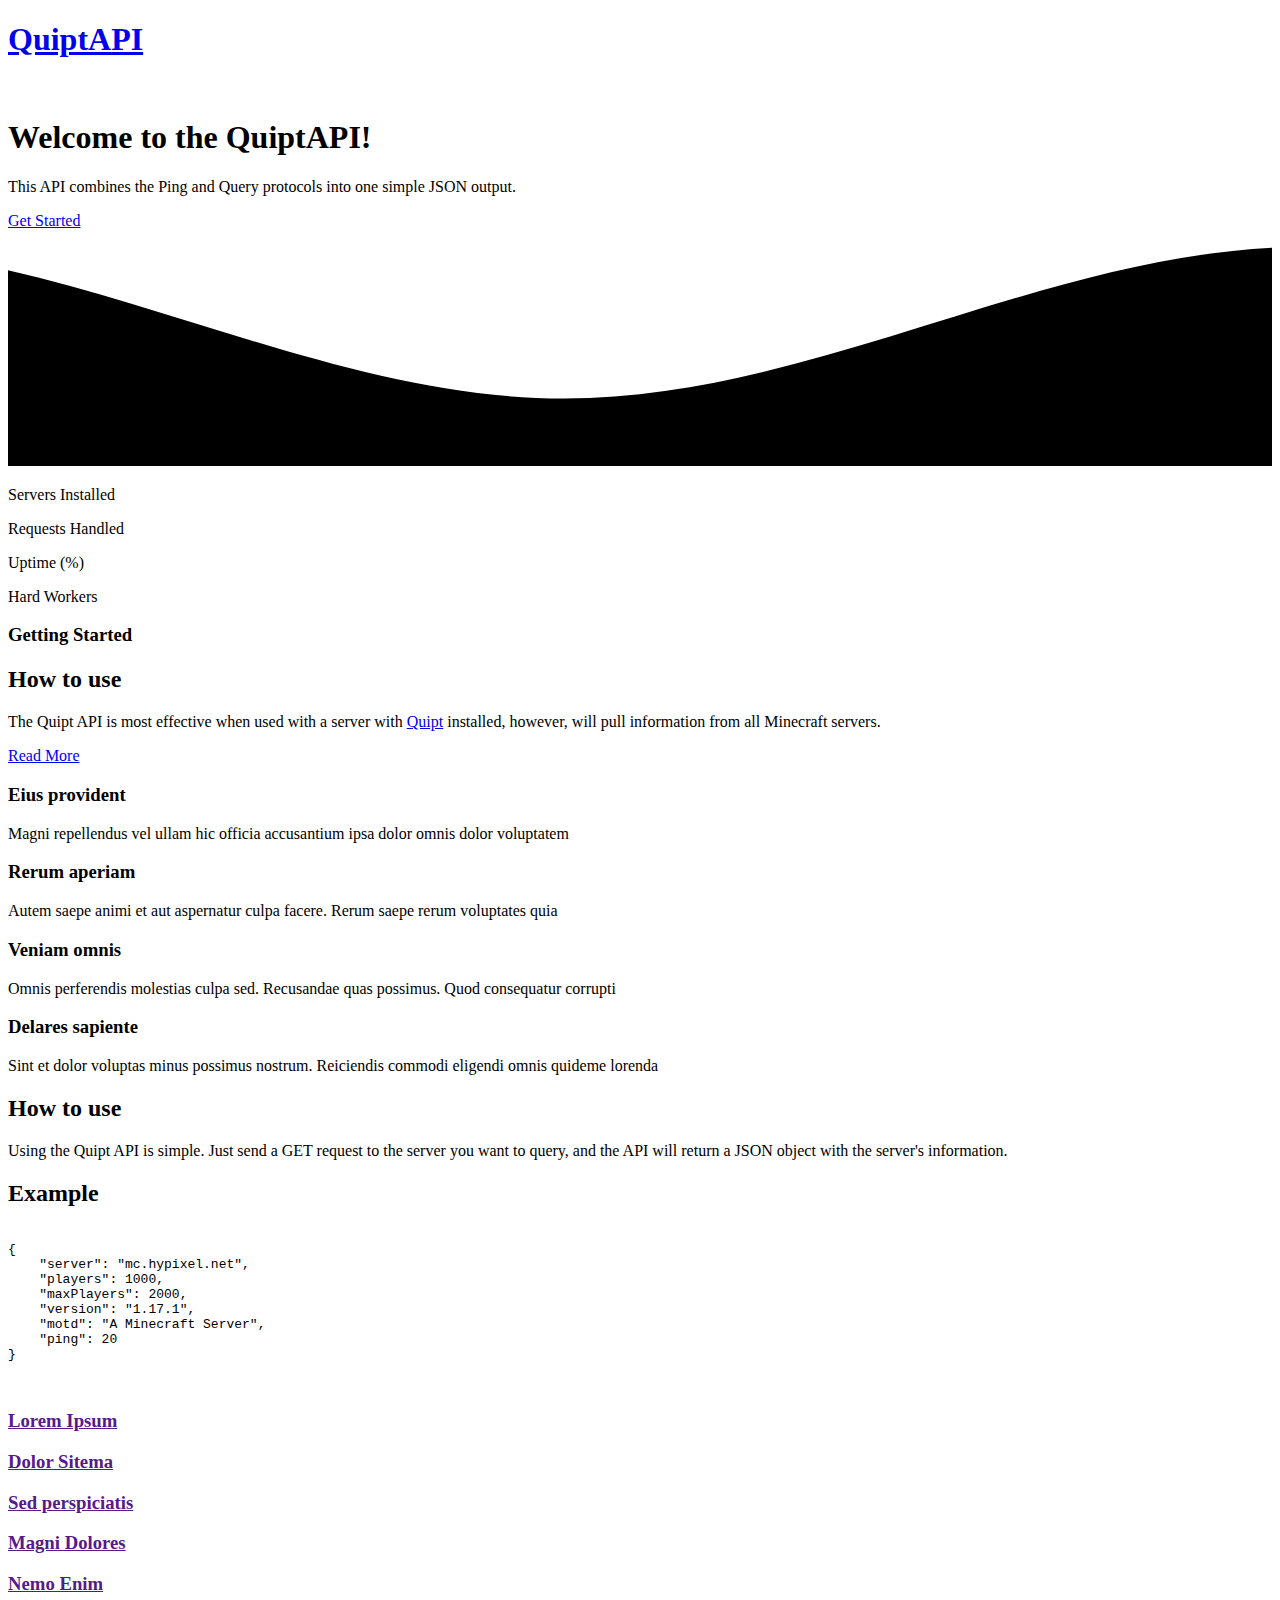
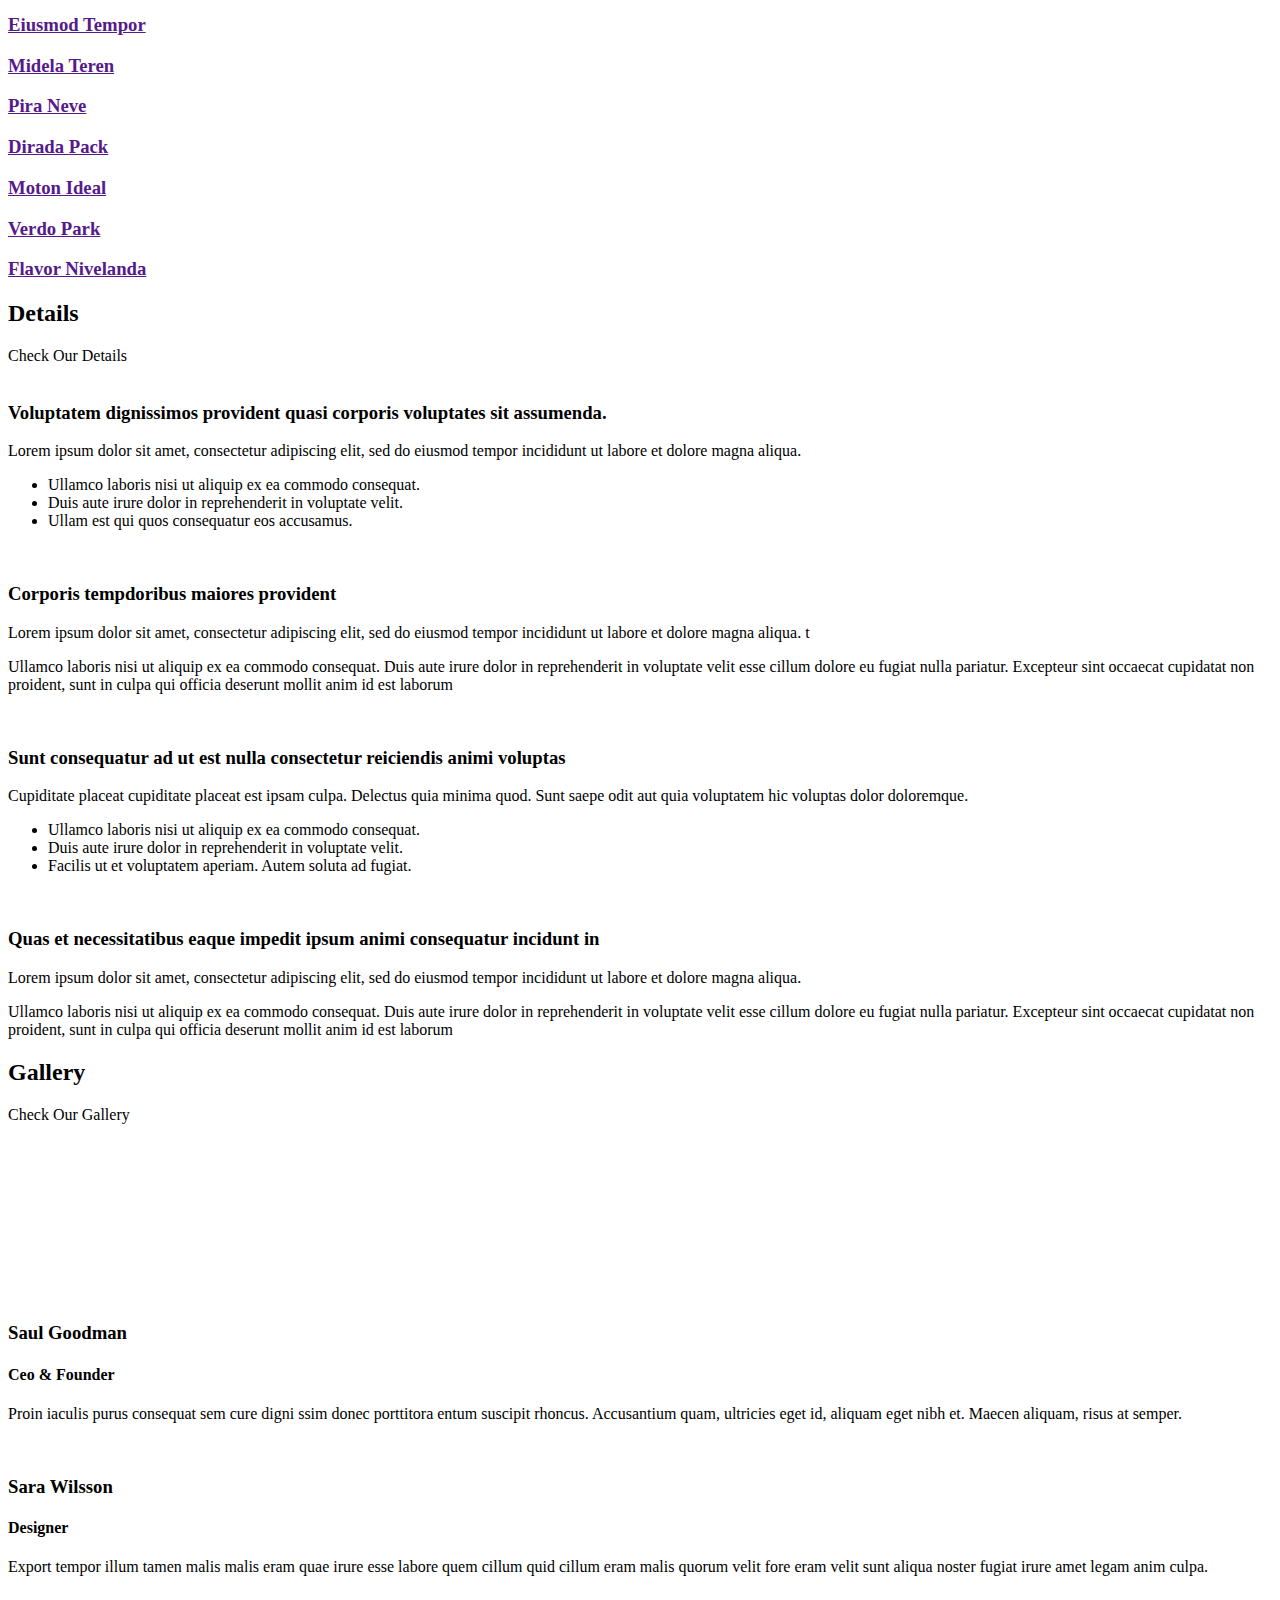
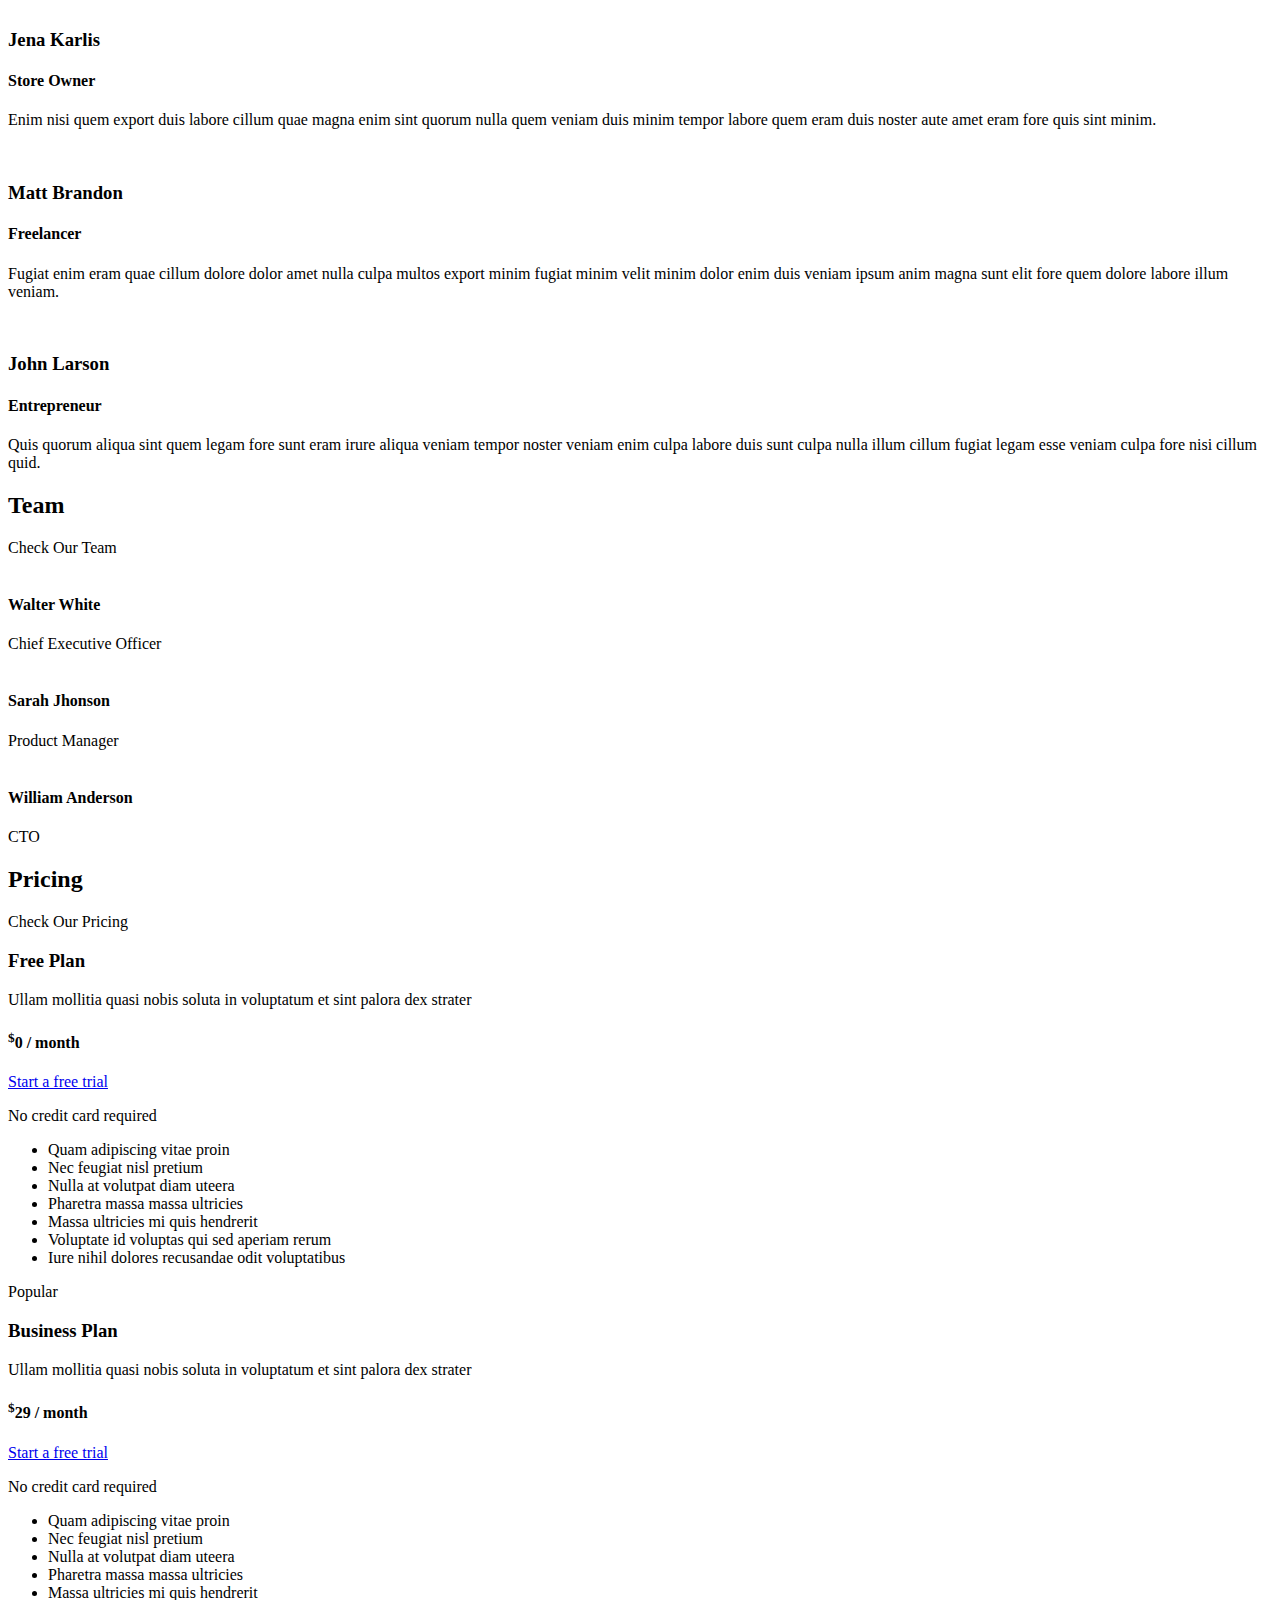
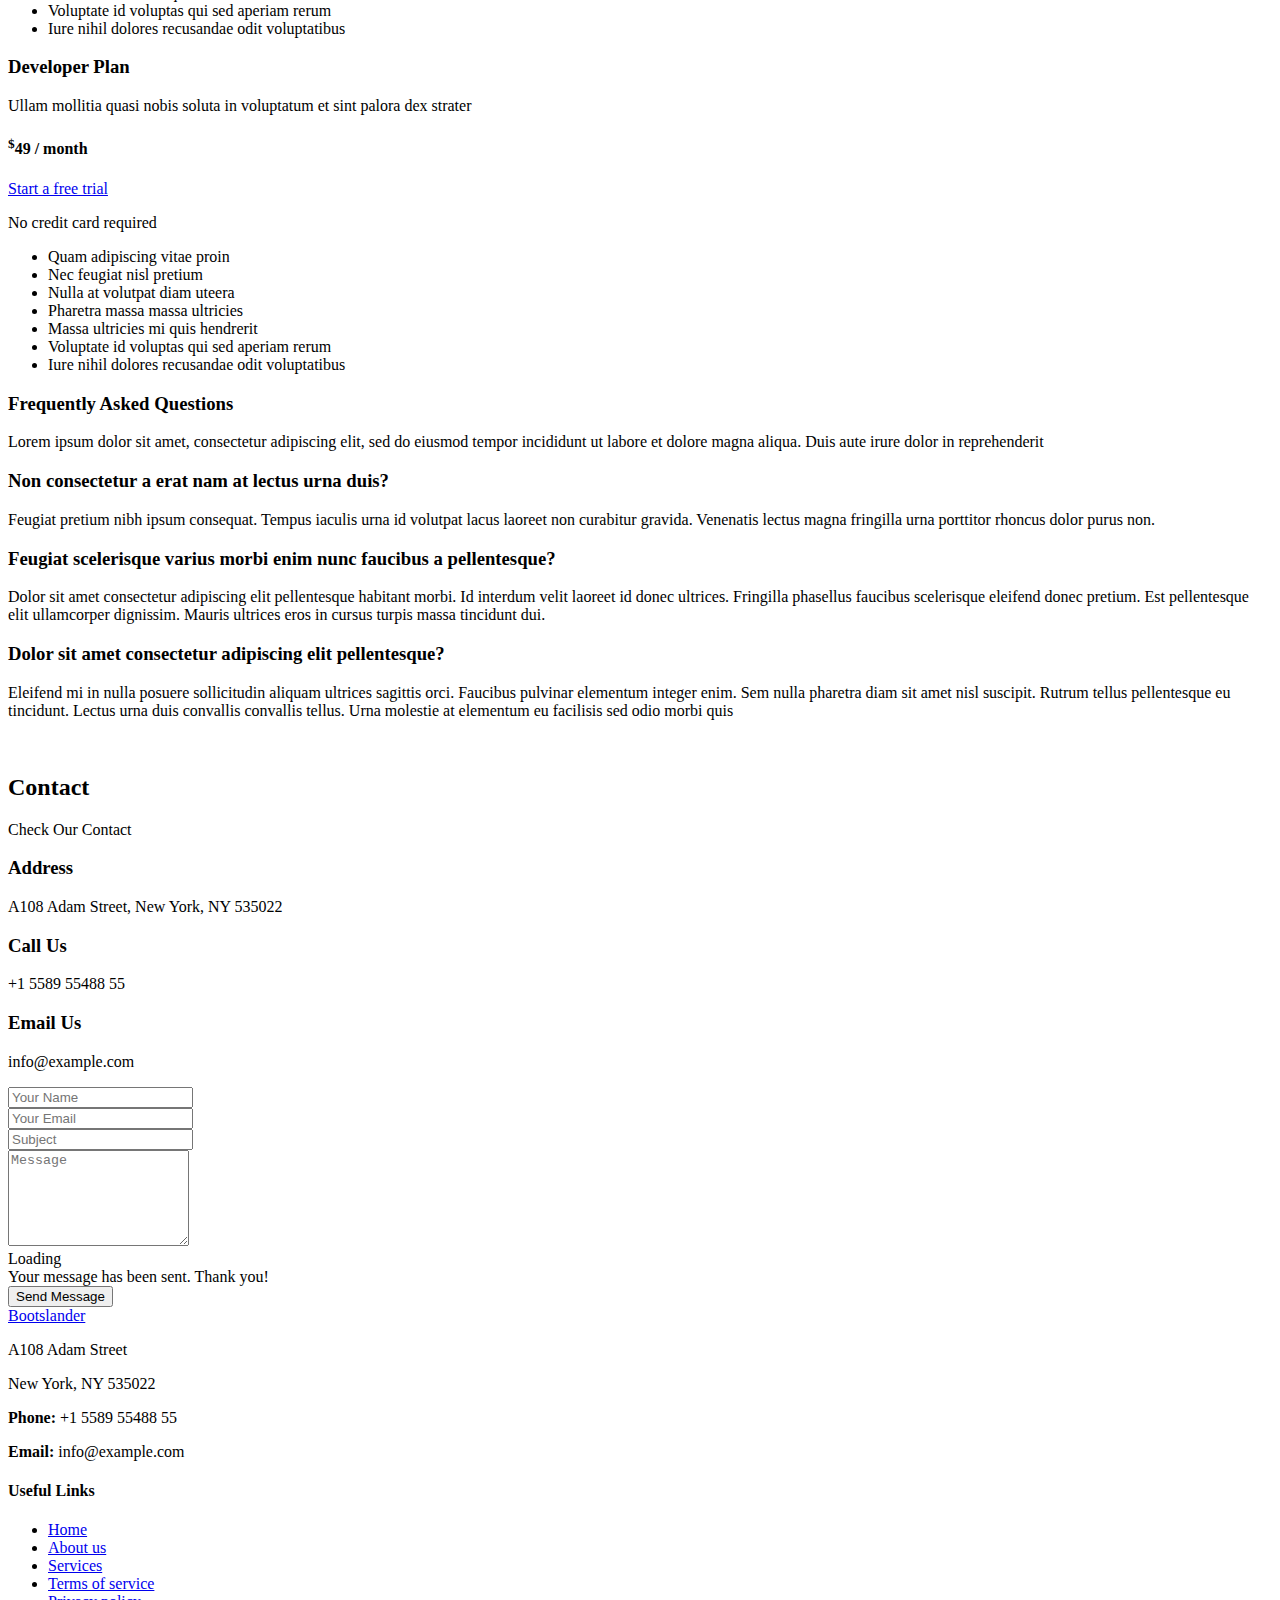
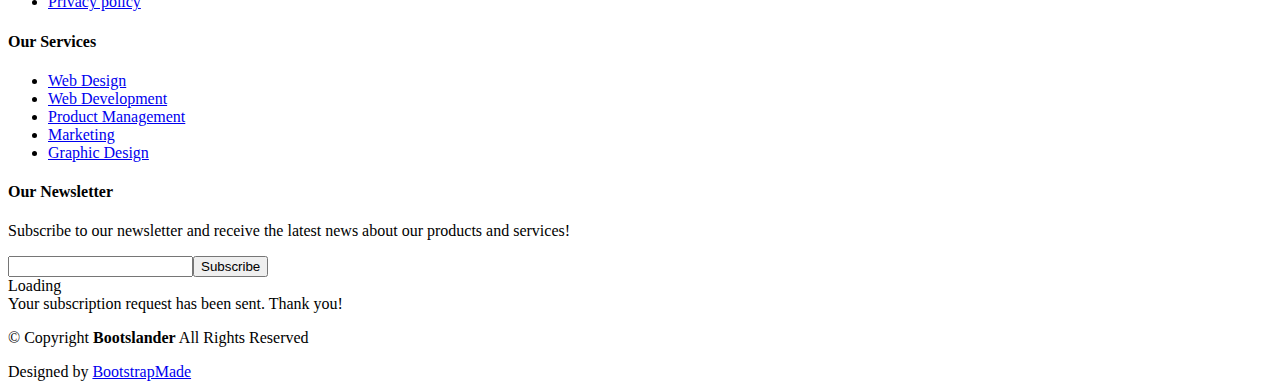
<file: src/main/resources/templates/index.html>
<!DOCTYPE html>
<html lang="en" xmlns:th="http://www.thymeleaf.org">

<head>
    <meta charset="utf-8">
    <meta content="width=device-width, initial-scale=1.0" name="viewport">
    <title>Quipt API</title>
    <meta name="description" content="">
    <meta name="keywords" content="">

    <!-- Favicons -->
    <link th:href="@{/assets/img/favicon.png}" rel="icon">
    <link th:href="@{/assets/img/apple-touch-icon.png}" rel="apple-touch-icon">

    <!-- Fonts -->
    <link href="https://fonts.googleapis.com" rel="preconnect">
    <link href="https://fonts.gstatic.com" rel="preconnect" crossorigin>
    <link href="https://fonts.googleapis.com/css2?family=Roboto:ital,wght@0,100;0,300;0,400;0,500;0,700;0,900;1,100;1,300;1,400;1,500;1,700;1,900&family=Poppins:ital,wght@0,100;0,200;0,300;0,400;0,500;0,600;0,700;0,800;0,900;1,100;1,200;1,300;1,400;1,500;1,600;1,700;1,800;1,900&family=Raleway:ital,wght@0,100;0,200;0,300;0,400;0,500;0,600;0,700;0,800;0,900;1,100;1,200;1,300;1,400;1,500;1,600;1,700;1,800;1,900&display=swap"
          rel="stylesheet">

<!--    <link href="https://cdnjs.cloudflare.com/ajax/libs/prism/1.24.1/themes/prism.min.css" rel="stylesheet" />-->
<!--    <script src="https://cdnjs.cloudflare.com/ajax/libs/prism/1.24.1/prism.min.js"></script>-->
<!--    <script src="https://cdnjs.cloudflare.com/ajax/libs/prism/1.24.1/components/prism-java.min.js"></script>-->
<!--    <script src="https://cdnjs.cloudflare.com/ajax/libs/prism/1.24.1/components/prism-json.min.js"></script>-->

    <!-- Vendor CSS Files -->
    <link th:href="@{/assets/vendor/bootstrap/css/bootstrap.min.css}" rel="stylesheet">
    <link th:href="@{/assets/vendor/bootstrap-icons/bootstrap-icons.css}" rel="stylesheet">
    <link th:href="@{/assets/vendor/aos/aos.css}" rel="stylesheet">
    <link th:href="@{/assets/vendor/glightbox/css/glightbox.min.css}" rel="stylesheet">
    <link th:href="@{/assets/vendor/swiper/swiper-bundle.min.css}" rel="stylesheet">
    <link th:href="@{/assets/vendor/prism/css/prism.css}" rel="stylesheet">

    <!-- Main CSS File -->
    <link th:href="@{/assets/css/main.css}" rel="stylesheet">

    <!-- =======================================================
    * Template Name: Bootslander
    * Template URL: https://bootstrapmade.com/bootslander-free-bootstrap-landing-page-template/
    * Updated: Aug 07 2024 with Bootstrap v5.3.3
    * Author: BootstrapMade.com
    * License: https://bootstrapmade.com/license/
    ======================================================== -->
</head>

<body class="index-page">

<script th:src="@{/assets/vendor/prism/js/prism.js}"></script>

<header id="header" class="header d-flex align-items-center fixed-top">
    <div class="container-fluid container-xl position-relative d-flex align-items-center justify-content-between">

        <a href="index.html" class="logo d-flex align-items-center">
            <!-- Uncomment the line below if you also wish to use an image logo -->
            <!-- <img src="assets/img/logo.png" alt=""> -->
            <h1 class="sitename">QuiptAPI</h1>
        </a>


    </div>
</header>

<main class="main">

    <!-- Hero Section -->
    <section id="hero" class="hero section dark-background">

        <div class="container">
            <div class="row gy-4 justify-content-between">
                <div class="col-lg-4 order-lg-last hero-img" data-aos="zoom-out" data-aos-delay="100">
                    <img th:src="@{/assets/img/hero-img.png}" class="img-fluid animated" alt="">
                </div>

                <div class="col-lg-6  d-flex flex-column justify-content-center" data-aos="fade-in">
                    <h1>Welcome to the <span>QuiptAPI</span>!</h1>
                    <p>This API combines the Ping and Query protocols into one simple JSON output.</p>
                    <div class="d-flex">
                        <a href="#about" class="btn-get-started">Get Started</a>
                    </div>
                </div>

            </div>
        </div>

        <svg class="hero-waves" xmlns="http://www.w3.org/2000/svg" xmlns:xlink="http://www.w3.org/1999/xlink"
             viewBox="0 24 150 28 " preserveAspectRatio="none">
            <defs>
                <path id="wave-path"
                      d="M-160 44c30 0 58-18 88-18s 58 18 88 18 58-18 88-18 58 18 88 18 v44h-352z"></path>
            </defs>
            <g class="wave1">
                <use xlink:href="#wave-path" x="50" y="3"></use>
            </g>
            <g class="wave2">
                <use xlink:href="#wave-path" x="50" y="0"></use>
            </g>
            <g class="wave3">
                <use xlink:href="#wave-path" x="50" y="9"></use>
            </g>
        </svg>

    </section><!-- /Hero Section -->

    <!-- Stats Section -->
    <section id="stats" class="stats section">

        <div class="container" data-aos="fade-up" data-aos-delay="100">

            <div class="row gy-4">

                <div class="col-lg-3 col-md-6 d-flex flex-column align-items-center">
                    <i class="bi bi-hdd-stack"></i>
                    <div class="stats-item">
                        <span data-purecounter-start="0" th:data-purecounter-end="${servers}"
                              data-purecounter-duration="1" class="purecounter"></span>
                        <p>Servers Installed</p>
                    </div>
                </div><!-- End Stats Item -->

                <div class="col-lg-3 col-md-6 d-flex flex-column align-items-center">
                    <i class="bi bi-journal-richtext"></i>
                    <div class="stats-item">
                        <span data-purecounter-start="0" th:data-purecounter-end="${requestsHandled}"
                              data-purecounter-duration="1" class="purecounter"></span>
                        <p>Requests Handled</p>
                    </div>
                </div><!-- End Stats Item -->

                <div class="col-lg-3 col-md-6 d-flex flex-column align-items-center">
                    <i class="bi bi-cloud-arrow-up"></i>
                    <div class="stats-item">
                        <span data-purecounter-start="0" th:data-purecounter-end="${uptime}"
                              data-purecounter-duration="1" class="purecounter"></span>
                        <p>Uptime (%)</p>
                    </div>
                </div><!-- End Stats Item -->

                <div class="col-lg-3 col-md-6 d-flex flex-column align-items-center">
                    <i class="bi bi-people"></i>
                    <div class="stats-item">
                        <span data-purecounter-start="0" th:data-purecounter-end="${hardWorkers}"
                              data-purecounter-duration="1" class="purecounter"></span>
                        <p>Hard Workers</p>
                    </div>
                </div><!-- End Stats Item -->

            </div>

        </div>

    </section><!-- /Stats Section -->

    <!-- About Section -->
    <section id="about" class="about section">

        <div class="container" data-aos="fade-up" data-aos-delay="100">
            <div class="row align-items-xl-center gy-5">

                <div class="col-xl-5 content">
                    <h3>Getting Started</h3>
                    <h2>How to use </h2>
                    <p>The Quipt API is most effective when used with a server with <a href="#">Quipt</a> installed,
                        however, will pull information from all Minecraft servers.</p>
                    <a href="#" class="read-more"><span>Read More</span><i class="bi bi-arrow-right"></i></a>
                </div>

                <div class="col-xl-7">
                    <div class="row gy-4 icon-boxes">

                        <div class="col-md-6" data-aos="fade-up" data-aos-delay="200">
                            <div class="icon-box">
                                <i class="bi bi-buildings"></i>
                                <h3>Eius provident</h3>
                                <p>Magni repellendus vel ullam hic officia accusantium ipsa dolor omnis dolor
                                    voluptatem</p>
                            </div>
                        </div> <!-- End Icon Box -->

                        <div class="col-md-6" data-aos="fade-up" data-aos-delay="300">
                            <div class="icon-box">
                                <i class="bi bi-clipboard-pulse"></i>
                                <h3>Rerum aperiam</h3>
                                <p>Autem saepe animi et aut aspernatur culpa facere. Rerum saepe rerum voluptates
                                    quia</p>
                            </div>
                        </div> <!-- End Icon Box -->

                        <div class="col-md-6" data-aos="fade-up" data-aos-delay="400">
                            <div class="icon-box">
                                <i class="bi bi-command"></i>
                                <h3>Veniam omnis</h3>
                                <p>Omnis perferendis molestias culpa sed. Recusandae quas possimus. Quod consequatur
                                    corrupti</p>
                            </div>
                        </div> <!-- End Icon Box -->

                        <div class="col-md-6" data-aos="fade-up" data-aos-delay="500">
                            <div class="icon-box">
                                <i class="bi bi-graph-up-arrow"></i>
                                <h3>Delares sapiente</h3>
                                <p>Sint et dolor voluptas minus possimus nostrum. Reiciendis commodi eligendi omnis
                                    quideme lorenda</p>
                            </div>
                        </div> <!-- End Icon Box -->

                    </div>
                </div>

            </div>
        </div>

    </section><!-- /About Section -->

    <section id="how-to-use" class="section">
        <div class="container">
            <div class="row gy-4">
                <div class="col-lg-6">
                    <h2>How to use</h2>
                    <p>Using the Quipt API is simple. Just send a GET request to the server you want to query, and the
                        API will return a JSON object with the server's information.</p>
                </div>
                <div class="col-lg-6">
                    <h2>Example</h2>
                    <pre>
                        <code class="language-json">
{
    "server": "mc.hypixel.net",
    "players": 1000,
    "maxPlayers": 2000,
    "version": "1.17.1",
    "motd": "A Minecraft Server",
    "ping": 20
}
                        </code>
                    </pre>
                </div>
            </div>
        </div>
    </section>


    <!-- Features Section -->
    <section id="features" class="features section">

        <div class="container">

            <div class="row gy-4">

                <div class="col-lg-3 col-md-4" data-aos="fade-up" data-aos-delay="100">
                    <div class="features-item">
                        <i class="bi bi-eye" style="color: #ffbb2c;"></i>
                        <h3><a href="" class="stretched-link">Lorem Ipsum</a></h3>
                    </div>
                </div><!-- End Feature Item -->

                <div class="col-lg-3 col-md-4" data-aos="fade-up" data-aos-delay="200">
                    <div class="features-item">
                        <i class="bi bi-infinity" style="color: #5578ff;"></i>
                        <h3><a href="" class="stretched-link">Dolor Sitema</a></h3>
                    </div>
                </div><!-- End Feature Item -->

                <div class="col-lg-3 col-md-4" data-aos="fade-up" data-aos-delay="300">
                    <div class="features-item">
                        <i class="bi bi-mortarboard" style="color: #e80368;"></i>
                        <h3><a href="" class="stretched-link">Sed perspiciatis</a></h3>
                    </div>
                </div><!-- End Feature Item -->

                <div class="col-lg-3 col-md-4" data-aos="fade-up" data-aos-delay="400">
                    <div class="features-item">
                        <i class="bi bi-nut" style="color: #e361ff;"></i>
                        <h3><a href="" class="stretched-link">Magni Dolores</a></h3>
                    </div>
                </div><!-- End Feature Item -->

                <div class="col-lg-3 col-md-4" data-aos="fade-up" data-aos-delay="500">
                    <div class="features-item">
                        <i class="bi bi-shuffle" style="color: #47aeff;"></i>
                        <h3><a href="" class="stretched-link">Nemo Enim</a></h3>
                    </div>
                </div><!-- End Feature Item -->

                <div class="col-lg-3 col-md-4" data-aos="fade-up" data-aos-delay="600">
                    <div class="features-item">
                        <i class="bi bi-star" style="color: #ffa76e;"></i>
                        <h3><a href="" class="stretched-link">Eiusmod Tempor</a></h3>
                    </div>
                </div><!-- End Feature Item -->

                <div class="col-lg-3 col-md-4" data-aos="fade-up" data-aos-delay="700">
                    <div class="features-item">
                        <i class="bi bi-x-diamond" style="color: #11dbcf;"></i>
                        <h3><a href="" class="stretched-link">Midela Teren</a></h3>
                    </div>
                </div><!-- End Feature Item -->

                <div class="col-lg-3 col-md-4" data-aos="fade-up" data-aos-delay="800">
                    <div class="features-item">
                        <i class="bi bi-camera-video" style="color: #4233ff;"></i>
                        <h3><a href="" class="stretched-link">Pira Neve</a></h3>
                    </div>
                </div><!-- End Feature Item -->

                <div class="col-lg-3 col-md-4" data-aos="fade-up" data-aos-delay="900">
                    <div class="features-item">
                        <i class="bi bi-command" style="color: #b2904f;"></i>
                        <h3><a href="" class="stretched-link">Dirada Pack</a></h3>
                    </div>
                </div><!-- End Feature Item -->

                <div class="col-lg-3 col-md-4" data-aos="fade-up" data-aos-delay="1000">
                    <div class="features-item">
                        <i class="bi bi-dribbble" style="color: #b20969;"></i>
                        <h3><a href="" class="stretched-link">Moton Ideal</a></h3>
                    </div>
                </div><!-- End Feature Item -->

                <div class="col-lg-3 col-md-4" data-aos="fade-up" data-aos-delay="1100">
                    <div class="features-item">
                        <i class="bi bi-activity" style="color: #ff5828;"></i>
                        <h3><a href="" class="stretched-link">Verdo Park</a></h3>
                    </div>
                </div><!-- End Feature Item -->

                <div class="col-lg-3 col-md-4" data-aos="fade-up" data-aos-delay="1200">
                    <div class="features-item">
                        <i class="bi bi-brightness-high" style="color: #29cc61;"></i>
                        <h3><a href="" class="stretched-link">Flavor Nivelanda</a></h3>
                    </div>
                </div><!-- End Feature Item -->

            </div>

        </div>

    </section><!-- /Features Section -->


    <!-- Details Section -->
    <section id="details" class="details section">

        <!-- Section Title -->
        <div class="container section-title" data-aos="fade-up">
            <h2>Details</h2>
            <div><span>Check Our</span> <span class="description-title">Details</span></div>
        </div><!-- End Section Title -->

        <div class="container">

            <div class="row gy-4 align-items-center features-item">
                <div class="col-md-5 d-flex align-items-center" data-aos="fade-up" data-aos-delay="100">
                    <img th:src="@{/assets/img/details-1.png}" class="img-fluid" alt="">
                </div>
                <div class="col-md-7" data-aos="fade-up" data-aos-delay="100">
                    <h3>Voluptatem dignissimos provident quasi corporis voluptates sit assumenda.</h3>
                    <p class="fst-italic">
                        Lorem ipsum dolor sit amet, consectetur adipiscing elit, sed do eiusmod tempor incididunt ut
                        labore et dolore
                        magna aliqua.
                    </p>
                    <ul>
                        <li>
                            <i class="bi bi-check"></i><span> Ullamco laboris nisi ut aliquip ex ea commodo consequat.</span>
                        </li>
                        <li><i class="bi bi-check"></i>
                            <span>Duis aute irure dolor in reprehenderit in voluptate velit.</span></li>
                        <li><i class="bi bi-check"></i> <span>Ullam est qui quos consequatur eos accusamus.</span></li>
                    </ul>
                </div>
            </div><!-- Features Item -->

            <div class="row gy-4 align-items-center features-item">
                <div class="col-md-5 order-1 order-md-2 d-flex align-items-center" data-aos="fade-up"
                     data-aos-delay="200">
                    <img th:src="@{/assets/img/details-2.png}" class="img-fluid" alt="">
                </div>
                <div class="col-md-7 order-2 order-md-1" data-aos="fade-up" data-aos-delay="200">
                    <h3>Corporis tempdoribus maiores provident</h3>
                    <p class="fst-italic">
                        Lorem ipsum dolor sit amet, consectetur adipiscing elit, sed do eiusmod tempor incididunt ut
                        labore et dolore
                        magna aliqua. t
                    </p>
                    <p>
                        Ullamco laboris nisi ut aliquip ex ea commodo consequat. Duis aute irure dolor in reprehenderit
                        in voluptate
                        velit esse cillum dolore eu fugiat nulla pariatur. Excepteur sint occaecat cupidatat non
                        proident, sunt in
                        culpa qui officia deserunt mollit anim id est laborum
                    </p>
                </div>
            </div><!-- Features Item -->

            <div class="row gy-4 align-items-center features-item">
                <div class="col-md-5 d-flex align-items-center" data-aos="fade-up">
                    <img th:src="@{/assets/img/details-3.png}" class="img-fluid" alt="">
                </div>
                <div class="col-md-7" data-aos="fade-up">
                    <h3>Sunt consequatur ad ut est nulla consectetur reiciendis animi voluptas</h3>
                    <p>Cupiditate placeat cupiditate placeat est ipsam culpa. Delectus quia minima quod. Sunt saepe odit
                        aut quia voluptatem hic voluptas dolor doloremque.</p>
                    <ul>
                        <li><i class="bi bi-check"></i>
                            <span>Ullamco laboris nisi ut aliquip ex ea commodo consequat.</span></li>
                        <li>
                            <i class="bi bi-check"></i><span> Duis aute irure dolor in reprehenderit in voluptate velit.</span>
                        </li>
                        <li><i class="bi bi-check"></i>
                            <span>Facilis ut et voluptatem aperiam. Autem soluta ad fugiat</span>.
                        </li>
                    </ul>
                </div>
            </div><!-- Features Item -->

            <div class="row gy-4 align-items-center features-item">
                <div class="col-md-5 order-1 order-md-2 d-flex align-items-center" data-aos="fade-up">
                    <img th:src="@{/assets/img/details-4.png}" class="img-fluid" alt="">
                </div>
                <div class="col-md-7 order-2 order-md-1" data-aos="fade-up">
                    <h3>Quas et necessitatibus eaque impedit ipsum animi consequatur incidunt in</h3>
                    <p class="fst-italic">
                        Lorem ipsum dolor sit amet, consectetur adipiscing elit, sed do eiusmod tempor incididunt ut
                        labore et dolore
                        magna aliqua.
                    </p>
                    <p>
                        Ullamco laboris nisi ut aliquip ex ea commodo consequat. Duis aute irure dolor in reprehenderit
                        in voluptate
                        velit esse cillum dolore eu fugiat nulla pariatur. Excepteur sint occaecat cupidatat non
                        proident, sunt in
                        culpa qui officia deserunt mollit anim id est laborum
                    </p>
                </div>
            </div><!-- Features Item -->

        </div>

    </section><!-- /Details Section -->

    <!-- Gallery Section -->
    <section id="gallery" class="gallery section">

        <!-- Section Title -->
        <div class="container section-title" data-aos="fade-up">
            <h2>Gallery</h2>
            <div><span>Check Our</span> <span class="description-title">Gallery</span></div>
        </div><!-- End Section Title -->

        <div class="container" data-aos="fade-up" data-aos-delay="100">

            <div class="row g-0">

                <div class="col-lg-3 col-md-4">
                    <div class="gallery-item">
                        <a th:href="@{/assets/img/gallery/gallery-1.jpg}" class="glightbox"
                           data-gallery="images-gallery">
                            <img th:src="@{/assets/img/gallery/gallery-1.jpg}" alt="" class="img-fluid">
                        </a>
                    </div>
                </div><!-- End Gallery Item -->

                <div class="col-lg-3 col-md-4">
                    <div class="gallery-item">
                        <a th:href="@{/assets/img/gallery/gallery-2.jpg}" class="glightbox"
                           data-gallery="images-gallery">
                            <img th:src="@{/assets/img/gallery/gallery-2.jpg}" alt="" class="img-fluid">
                        </a>
                    </div>
                </div><!-- End Gallery Item -->

                <div class="col-lg-3 col-md-4">
                    <div class="gallery-item">
                        <a th:href="@{/assets/img/gallery/gallery-3.jpg}" class="glightbox"
                           data-gallery="images-gallery">
                            <img th:src="@{/assets/img/gallery/gallery-3.jpg}" alt="" class="img-fluid">
                        </a>
                    </div>
                </div><!-- End Gallery Item -->

                <div class="col-lg-3 col-md-4">
                    <div class="gallery-item">
                        <a th:href="@{/assets/img/gallery/gallery-4.jpg}" class="glightbox"
                           data-gallery="images-gallery">
                            <img th:src="@{/assets/img/gallery/gallery-4.jpg}" alt="" class="img-fluid">
                        </a>
                    </div>
                </div><!-- End Gallery Item -->

                <div class="col-lg-3 col-md-4">
                    <div class="gallery-item">
                        <a th:href="@{/assets/img/gallery/gallery-5.jpg}" class="glightbox"
                           data-gallery="images-gallery">
                            <img th:src="@{/assets/img/gallery/gallery-5.jpg}" alt="" class="img-fluid">
                        </a>
                    </div>
                </div><!-- End Gallery Item -->

                <div class="col-lg-3 col-md-4">
                    <div class="gallery-item">
                        <a th:href="@{/assets/img/gallery/gallery-6.jpg}" class="glightbox"
                           data-gallery="images-gallery">
                            <img th:src="@{/assets/img/gallery/gallery-6.jpg}" alt="" class="img-fluid">
                        </a>
                    </div>
                </div><!-- End Gallery Item -->

                <div class="col-lg-3 col-md-4">
                    <div class="gallery-item">
                        <a th:href="@{/assets/img/gallery/gallery-7.jpg}" class="glightbox"
                           data-gallery="images-gallery">
                            <img th:src="@{/assets/img/gallery/gallery-7.jpg}" alt="" class="img-fluid">
                        </a>
                    </div>
                </div><!-- End Gallery Item -->

                <div class="col-lg-3 col-md-4">
                    <div class="gallery-item">
                        <a th:href="@{/assets/img/gallery/gallery-8.jpg}" class="glightbox"
                           data-gallery="images-gallery">
                            <img th:src="@{/assets/img/gallery/gallery-8.jpg}" alt="" class="img-fluid">
                        </a>
                    </div>
                </div><!-- End Gallery Item -->

            </div>

        </div>

    </section><!-- /Gallery Section -->

    <!-- Testimonials Section -->
    <section id="testimonials" class="testimonials section dark-background">

        <img th:src="@{/assets/img/testimonials-bg.jpg}" class="testimonials-bg" alt="">

        <div class="container" data-aos="fade-up" data-aos-delay="100">

            <div class="swiper init-swiper">
                <script type="application/json" class="swiper-config">
                    {
                        "loop": true,
                        "speed": 600,
                        "autoplay": {
                            "delay": 5000
                        },
                        "slidesPerView": "auto",
                        "pagination": {
                            "el": ".swiper-pagination",
                            "type": "bullets",
                            "clickable": true
                        }
                    }
                </script>
                <div class="swiper-wrapper">

                    <div class="swiper-slide">
                        <div class="testimonial-item">
                            <img th:src="@{/assets/img/testimonials/testimonials-1.jpg}" class="testimonial-img" alt="">
                            <h3>Saul Goodman</h3>
                            <h4>Ceo &amp; Founder</h4>
                            <div class="stars">
                                <i class="bi bi-star-fill"></i><i class="bi bi-star-fill"></i><i
                                    class="bi bi-star-fill"></i><i class="bi bi-star-fill"></i><i
                                    class="bi bi-star-fill"></i>
                            </div>
                            <p>
                                <i class="bi bi-quote quote-icon-left"></i>
                                <span>Proin iaculis purus consequat sem cure digni ssim donec porttitora entum suscipit rhoncus. Accusantium quam, ultricies eget id, aliquam eget nibh et. Maecen aliquam, risus at semper.</span>
                                <i class="bi bi-quote quote-icon-right"></i>
                            </p>
                        </div>
                    </div><!-- End testimonial item -->

                    <div class="swiper-slide">
                        <div class="testimonial-item">
                            <img th:src="@{/assets/img/testimonials/testimonials-2.jpg}" class="testimonial-img" alt="">
                            <h3>Sara Wilsson</h3>
                            <h4>Designer</h4>
                            <div class="stars">
                                <i class="bi bi-star-fill"></i><i class="bi bi-star-fill"></i><i
                                    class="bi bi-star-fill"></i><i class="bi bi-star-fill"></i><i
                                    class="bi bi-star-fill"></i>
                            </div>
                            <p>
                                <i class="bi bi-quote quote-icon-left"></i>
                                <span>Export tempor illum tamen malis malis eram quae irure esse labore quem cillum quid cillum eram malis quorum velit fore eram velit sunt aliqua noster fugiat irure amet legam anim culpa.</span>
                                <i class="bi bi-quote quote-icon-right"></i>
                            </p>
                        </div>
                    </div><!-- End testimonial item -->

                    <div class="swiper-slide">
                        <div class="testimonial-item">
                            <img th:src="@{/assets/img/testimonials/testimonials-3.jpg}" class="testimonial-img" alt="">
                            <h3>Jena Karlis</h3>
                            <h4>Store Owner</h4>
                            <div class="stars">
                                <i class="bi bi-star-fill"></i><i class="bi bi-star-fill"></i><i
                                    class="bi bi-star-fill"></i><i class="bi bi-star-fill"></i><i
                                    class="bi bi-star-fill"></i>
                            </div>
                            <p>
                                <i class="bi bi-quote quote-icon-left"></i>
                                <span>Enim nisi quem export duis labore cillum quae magna enim sint quorum nulla quem veniam duis minim tempor labore quem eram duis noster aute amet eram fore quis sint minim.</span>
                                <i class="bi bi-quote quote-icon-right"></i>
                            </p>
                        </div>
                    </div><!-- End testimonial item -->

                    <div class="swiper-slide">
                        <div class="testimonial-item">
                            <img th:src="@{/assets/img/testimonials/testimonials-4.jpg}" class="testimonial-img" alt="">
                            <h3>Matt Brandon</h3>
                            <h4>Freelancer</h4>
                            <div class="stars">
                                <i class="bi bi-star-fill"></i><i class="bi bi-star-fill"></i><i
                                    class="bi bi-star-fill"></i><i class="bi bi-star-fill"></i><i
                                    class="bi bi-star-fill"></i>
                            </div>
                            <p>
                                <i class="bi bi-quote quote-icon-left"></i>
                                <span>Fugiat enim eram quae cillum dolore dolor amet nulla culpa multos export minim fugiat minim velit minim dolor enim duis veniam ipsum anim magna sunt elit fore quem dolore labore illum veniam.</span>
                                <i class="bi bi-quote quote-icon-right"></i>
                            </p>
                        </div>
                    </div><!-- End testimonial item -->

                    <div class="swiper-slide">
                        <div class="testimonial-item">
                            <img th:src="@{/assets/img/testimonials/testimonials-5.jpg}" class="testimonial-img" alt="">
                            <h3>John Larson</h3>
                            <h4>Entrepreneur</h4>
                            <div class="stars">
                                <i class="bi bi-star-fill"></i><i class="bi bi-star-fill"></i><i
                                    class="bi bi-star-fill"></i><i class="bi bi-star-fill"></i><i
                                    class="bi bi-star-fill"></i>
                            </div>
                            <p>
                                <i class="bi bi-quote quote-icon-left"></i>
                                <span>Quis quorum aliqua sint quem legam fore sunt eram irure aliqua veniam tempor noster veniam enim culpa labore duis sunt culpa nulla illum cillum fugiat legam esse veniam culpa fore nisi cillum quid.</span>
                                <i class="bi bi-quote quote-icon-right"></i>
                            </p>
                        </div>
                    </div><!-- End testimonial item -->

                </div>
                <div class="swiper-pagination"></div>
            </div>

        </div>

    </section><!-- /Testimonials Section -->

    <!-- Team Section -->
    <section id="team" class="team section">

        <!-- Section Title -->
        <div class="container section-title" data-aos="fade-up">
            <h2>Team</h2>
            <div><span>Check Our</span> <span class="description-title">Team</span></div>
        </div><!-- End Section Title -->

        <div class="container">

            <div class="row gy-5">

                <div class="col-lg-4 col-md-6" data-aos="fade-up" data-aos-delay="100">
                    <div class="member">
                        <div class="pic"><img th:src="@{/assets/img/team/team-1.jpg}" class="img-fluid" alt=""></div>
                        <div class="member-info">
                            <h4>Walter White</h4>
                            <span>Chief Executive Officer</span>
                            <div class="social">
                                <a href=""><i class="bi bi-twitter-x"></i></a>
                                <a href=""><i class="bi bi-facebook"></i></a>
                                <a href=""><i class="bi bi-instagram"></i></a>
                                <a href=""><i class="bi bi-linkedin"></i></a>
                            </div>
                        </div>
                    </div>
                </div><!-- End Team Member -->

                <div class="col-lg-4 col-md-6" data-aos="fade-up" data-aos-delay="200">
                    <div class="member">
                        <div class="pic"><img th:src="@{/assets/img/team/team-2.jpg}" class="img-fluid" alt=""></div>
                        <div class="member-info">
                            <h4>Sarah Jhonson</h4>
                            <span>Product Manager</span>
                            <div class="social">
                                <a href=""><i class="bi bi-twitter-x"></i></a>
                                <a href=""><i class="bi bi-facebook"></i></a>
                                <a href=""><i class="bi bi-instagram"></i></a>
                                <a href=""><i class="bi bi-linkedin"></i></a>
                            </div>
                        </div>
                    </div>
                </div><!-- End Team Member -->

                <div class="col-lg-4 col-md-6" data-aos="fade-up" data-aos-delay="300">
                    <div class="member">
                        <div class="pic"><img th:src="@{/assets/img/team/team-3.jpg}" class="img-fluid" alt=""></div>
                        <div class="member-info">
                            <h4>William Anderson</h4>
                            <span>CTO</span>
                            <div class="social">
                                <a href=""><i class="bi bi-twitter-x"></i></a>
                                <a href=""><i class="bi bi-facebook"></i></a>
                                <a href=""><i class="bi bi-instagram"></i></a>
                                <a href=""><i class="bi bi-linkedin"></i></a>
                            </div>
                        </div>
                    </div>
                </div><!-- End Team Member -->

            </div>

        </div>

    </section><!-- /Team Section -->

    <!-- Pricing Section -->
    <section id="pricing" class="pricing section">

        <!-- Section Title -->
        <div class="container section-title" data-aos="fade-up">
            <h2>Pricing</h2>
            <div><span>Check Our</span> <span class="description-title">Pricing</span></div>
        </div><!-- End Section Title -->

        <div class="container">

            <div class="row gy-4">

                <div class="col-lg-4" data-aos="zoom-in" data-aos-delay="100">
                    <div class="pricing-item">
                        <h3>Free Plan</h3>
                        <p class="description">Ullam mollitia quasi nobis soluta in voluptatum et sint palora dex
                            strater</p>
                        <h4><sup>$</sup>0<span> / month</span></h4>
                        <a href="#" class="cta-btn">Start a free trial</a>
                        <p class="text-center small">No credit card required</p>
                        <ul>
                            <li><i class="bi bi-check"></i> <span>Quam adipiscing vitae proin</span></li>
                            <li><i class="bi bi-check"></i> <span>Nec feugiat nisl pretium</span></li>
                            <li><i class="bi bi-check"></i> <span>Nulla at volutpat diam uteera</span></li>
                            <li class="na"><i class="bi bi-x"></i> <span>Pharetra massa massa ultricies</span></li>
                            <li class="na"><i class="bi bi-x"></i> <span>Massa ultricies mi quis hendrerit</span></li>
                            <li class="na"><i class="bi bi-x"></i>
                                <span>Voluptate id voluptas qui sed aperiam rerum</span></li>
                            <li class="na"><i class="bi bi-x"></i>
                                <span>Iure nihil dolores recusandae odit voluptatibus</span></li>
                        </ul>
                    </div>
                </div><!-- End Pricing Item -->

                <div class="col-lg-4" data-aos="zoom-in" data-aos-delay="200">
                    <div class="pricing-item featured">
                        <p class="popular">Popular</p>
                        <h3>Business Plan</h3>
                        <p class="description">Ullam mollitia quasi nobis soluta in voluptatum et sint palora dex
                            strater</p>
                        <h4><sup>$</sup>29<span> / month</span></h4>
                        <a href="#" class="cta-btn">Start a free trial</a>
                        <p class="text-center small">No credit card required</p>
                        <ul>
                            <li><i class="bi bi-check"></i> <span>Quam adipiscing vitae proin</span></li>
                            <li><i class="bi bi-check"></i> <span>Nec feugiat nisl pretium</span></li>
                            <li><i class="bi bi-check"></i> <span>Nulla at volutpat diam uteera</span></li>
                            <li><i class="bi bi-check"></i> <span>Pharetra massa massa ultricies</span></li>
                            <li><i class="bi bi-check"></i> <span>Massa ultricies mi quis hendrerit</span></li>
                            <li><i class="bi bi-check"></i> <span>Voluptate id voluptas qui sed aperiam rerum</span>
                            </li>
                            <li class="na"><i class="bi bi-x"></i>
                                <span>Iure nihil dolores recusandae odit voluptatibus</span></li>
                        </ul>
                    </div>
                </div><!-- End Pricing Item -->

                <div class="col-lg-4" data-aos="zoom-in" data-aos-delay="300">
                    <div class="pricing-item">
                        <h3>Developer Plan</h3>
                        <p class="description">Ullam mollitia quasi nobis soluta in voluptatum et sint palora dex
                            strater</p>
                        <h4><sup>$</sup>49<span> / month</span></h4>
                        <a href="#" class="cta-btn">Start a free trial</a>
                        <p class="text-center small">No credit card required</p>
                        <ul>
                            <li><i class="bi bi-check"></i> <span>Quam adipiscing vitae proin</span></li>
                            <li><i class="bi bi-check"></i> <span>Nec feugiat nisl pretium</span></li>
                            <li><i class="bi bi-check"></i> <span>Nulla at volutpat diam uteera</span></li>
                            <li><i class="bi bi-check"></i> <span>Pharetra massa massa ultricies</span></li>
                            <li><i class="bi bi-check"></i> <span>Massa ultricies mi quis hendrerit</span></li>
                            <li><i class="bi bi-check"></i> <span>Voluptate id voluptas qui sed aperiam rerum</span>
                            </li>
                            <li><i class="bi bi-check"></i> <span>Iure nihil dolores recusandae odit voluptatibus</span>
                            </li>
                        </ul>
                    </div>
                </div><!-- End Pricing Item -->

            </div>

        </div>

    </section><!-- /Pricing Section -->

    <!-- Faq Section -->
    <section id="faq" class="faq section light-background">

        <div class="container-fluid">

            <div class="row gy-4">

                <div class="col-lg-7 d-flex flex-column justify-content-center order-2 order-lg-1">

                    <div class="content px-xl-5" data-aos="fade-up" data-aos-delay="100">
                        <h3><span>Frequently Asked </span><strong>Questions</strong></h3>
                        <p>
                            Lorem ipsum dolor sit amet, consectetur adipiscing elit, sed do eiusmod tempor incididunt ut
                            labore et dolore magna aliqua. Duis aute irure dolor in reprehenderit
                        </p>
                    </div>

                    <div class="faq-container px-xl-5" data-aos="fade-up" data-aos-delay="200">

                        <div class="faq-item faq-active">
                            <i class="faq-icon bi bi-question-circle"></i>
                            <h3>Non consectetur a erat nam at lectus urna duis?</h3>
                            <div class="faq-content">
                                <p>Feugiat pretium nibh ipsum consequat. Tempus iaculis urna id volutpat lacus laoreet
                                    non curabitur gravida. Venenatis lectus magna fringilla urna porttitor rhoncus dolor
                                    purus non.</p>
                            </div>
                            <i class="faq-toggle bi bi-chevron-right"></i>
                        </div><!-- End Faq item-->

                        <div class="faq-item">
                            <i class="faq-icon bi bi-question-circle"></i>
                            <h3>Feugiat scelerisque varius morbi enim nunc faucibus a pellentesque?</h3>
                            <div class="faq-content">
                                <p>Dolor sit amet consectetur adipiscing elit pellentesque habitant morbi. Id interdum
                                    velit laoreet id donec ultrices. Fringilla phasellus faucibus scelerisque eleifend
                                    donec pretium. Est pellentesque elit ullamcorper dignissim. Mauris ultrices eros in
                                    cursus turpis massa tincidunt dui.</p>
                            </div>
                            <i class="faq-toggle bi bi-chevron-right"></i>
                        </div><!-- End Faq item-->

                        <div class="faq-item">
                            <i class="faq-icon bi bi-question-circle"></i>
                            <h3>Dolor sit amet consectetur adipiscing elit pellentesque?</h3>
                            <div class="faq-content">
                                <p>Eleifend mi in nulla posuere sollicitudin aliquam ultrices sagittis orci. Faucibus
                                    pulvinar elementum integer enim. Sem nulla pharetra diam sit amet nisl suscipit.
                                    Rutrum tellus pellentesque eu tincidunt. Lectus urna duis convallis convallis
                                    tellus. Urna molestie at elementum eu facilisis sed odio morbi quis</p>
                            </div>
                            <i class="faq-toggle bi bi-chevron-right"></i>
                        </div><!-- End Faq item-->

                    </div>

                </div>

                <div class="col-lg-5 order-1 order-lg-2">
                    <img th:src="@{/assets/img/faq.jpg}" class="img-fluid" alt="" data-aos="zoom-in"
                         data-aos-delay="100">
                </div>
            </div>

        </div>

    </section><!-- /Faq Section -->

    <!-- Contact Section -->
    <section id="contact" class="contact section">

        <!-- Section Title -->
        <div class="container section-title" data-aos="fade-up">
            <h2>Contact</h2>
            <div><span>Check Our</span> <span class="description-title">Contact</span></div>
        </div><!-- End Section Title -->

        <div class="container" data-aos="fade" data-aos-delay="100">

            <div class="row gy-4">

                <div class="col-lg-4">
                    <div class="info-item d-flex" data-aos="fade-up" data-aos-delay="200">
                        <i class="bi bi-geo-alt flex-shrink-0"></i>
                        <div>
                            <h3>Address</h3>
                            <p>A108 Adam Street, New York, NY 535022</p>
                        </div>
                    </div><!-- End Info Item -->

                    <div class="info-item d-flex" data-aos="fade-up" data-aos-delay="300">
                        <i class="bi bi-telephone flex-shrink-0"></i>
                        <div>
                            <h3>Call Us</h3>
                            <p>+1 5589 55488 55</p>
                        </div>
                    </div><!-- End Info Item -->

                    <div class="info-item d-flex" data-aos="fade-up" data-aos-delay="400">
                        <i class="bi bi-envelope flex-shrink-0"></i>
                        <div>
                            <h3>Email Us</h3>
                            <p>info@example.com</p>
                        </div>
                    </div><!-- End Info Item -->

                </div>

                <div class="col-lg-8">
                    <form th:action="@{/forms/contact.php}" method="post" class="php-email-form" data-aos="fade-up"
                          data-aos-delay="200">
                        <div class="row gy-4">

                            <div class="col-md-6">
                                <input type="text" name="name" class="form-control" placeholder="Your Name" required="">
                            </div>

                            <div class="col-md-6 ">
                                <input type="email" class="form-control" name="email" placeholder="Your Email"
                                       required="">
                            </div>

                            <div class="col-md-12">
                                <input type="text" class="form-control" name="subject" placeholder="Subject"
                                       required="">
                            </div>

                            <div class="col-md-12">
                                <textarea class="form-control" name="message" rows="6" placeholder="Message"
                                          required=""></textarea>
                            </div>

                            <div class="col-md-12 text-center">
                                <div class="loading">Loading</div>
                                <div class="error-message"></div>
                                <div class="sent-message">Your message has been sent. Thank you!</div>

                                <button type="submit">Send Message</button>
                            </div>

                        </div>
                    </form>
                </div><!-- End Contact Form -->

            </div>

        </div>

    </section><!-- /Contact Section -->

</main>

<footer id="footer" class="footer dark-background">

    <div class="container footer-top">
        <div class="row gy-4">
            <div class="col-lg-4 col-md-6 footer-about">
                <a href="index.html" class="logo d-flex align-items-center">
                    <span class="sitename">Bootslander</span>
                </a>
                <div class="footer-contact pt-3">
                    <p>A108 Adam Street</p>
                    <p>New York, NY 535022</p>
                    <p class="mt-3"><strong>Phone:</strong> <span>+1 5589 55488 55</span></p>
                    <p><strong>Email:</strong> <span>info@example.com</span></p>
                </div>
                <div class="social-links d-flex mt-4">
                    <a href=""><i class="bi bi-twitter-x"></i></a>
                    <a href=""><i class="bi bi-facebook"></i></a>
                    <a href=""><i class="bi bi-instagram"></i></a>
                    <a href=""><i class="bi bi-linkedin"></i></a>
                </div>
            </div>

            <div class="col-lg-2 col-md-3 footer-links">
                <h4>Useful Links</h4>
                <ul>
                    <li><a href="#">Home</a></li>
                    <li><a href="#">About us</a></li>
                    <li><a href="#">Services</a></li>
                    <li><a href="#">Terms of service</a></li>
                    <li><a href="#">Privacy policy</a></li>
                </ul>
            </div>

            <div class="col-lg-2 col-md-3 footer-links">
                <h4>Our Services</h4>
                <ul>
                    <li><a href="#">Web Design</a></li>
                    <li><a href="#">Web Development</a></li>
                    <li><a href="#">Product Management</a></li>
                    <li><a href="#">Marketing</a></li>
                    <li><a href="#">Graphic Design</a></li>
                </ul>
            </div>

            <div class="col-lg-4 col-md-12 footer-newsletter">
                <h4>Our Newsletter</h4>
                <p>Subscribe to our newsletter and receive the latest news about our products and services!</p>
                <form th:action="@{/forms/newsletter.php}" method="post" class="php-email-form">
                    <div class="newsletter-form"><input type="email" name="email"><input type="submit"
                                                                                         value="Subscribe"></div>
                    <div class="loading">Loading</div>
                    <div class="error-message"></div>
                    <div class="sent-message">Your subscription request has been sent. Thank you!</div>
                </form>
            </div>

        </div>
    </div>

    <div class="container copyright text-center mt-4">
        <p>© <span>Copyright</span> <strong class="px-1 sitename">Bootslander</strong> <span>All Rights Reserved</span>
        </p>
        <div class="credits">
            <!-- All the links in the footer should remain intact. -->
            <!-- You can delete the links only if you've purchased the pro version. -->
            <!-- Licensing information: https://bootstrapmade.com/license/ -->
            <!-- Purchase the pro version with working PHP/AJAX contact form: [buy-url] -->
            Designed by <a href="https://bootstrapmade.com/">BootstrapMade</a>
        </div>
    </div>

</footer>

<!-- Scroll Top -->
<a href="#" id="scroll-top" class="scroll-top d-flex align-items-center justify-content-center"><i
        class="bi bi-arrow-up-short"></i></a>

<!-- Preloader -->
<div id="preloader"></div>

<!-- Vendor JS Files -->
<script th:src="@{/assets/vendor/bootstrap/js/bootstrap.bundle.min.js}"></script>
<script th:src="@{/assets/vendor/php-email-form/validate.js}"></script>
<script th:src="@{/assets/vendor/aos/aos.js}"></script>
<script th:src="@{/assets/vendor/glightbox/js/glightbox.min.js}"></script>
<script th:src="@{/assets/vendor/purecounter/purecounter_vanilla.js}"></script>
<script th:src="@{/assets/vendor/swiper/swiper-bundle.min.js}"></script>

<!-- Main JS File -->
<script th:src="@{/assets/js/main.js}"></script>

</body>

</html>
</file>
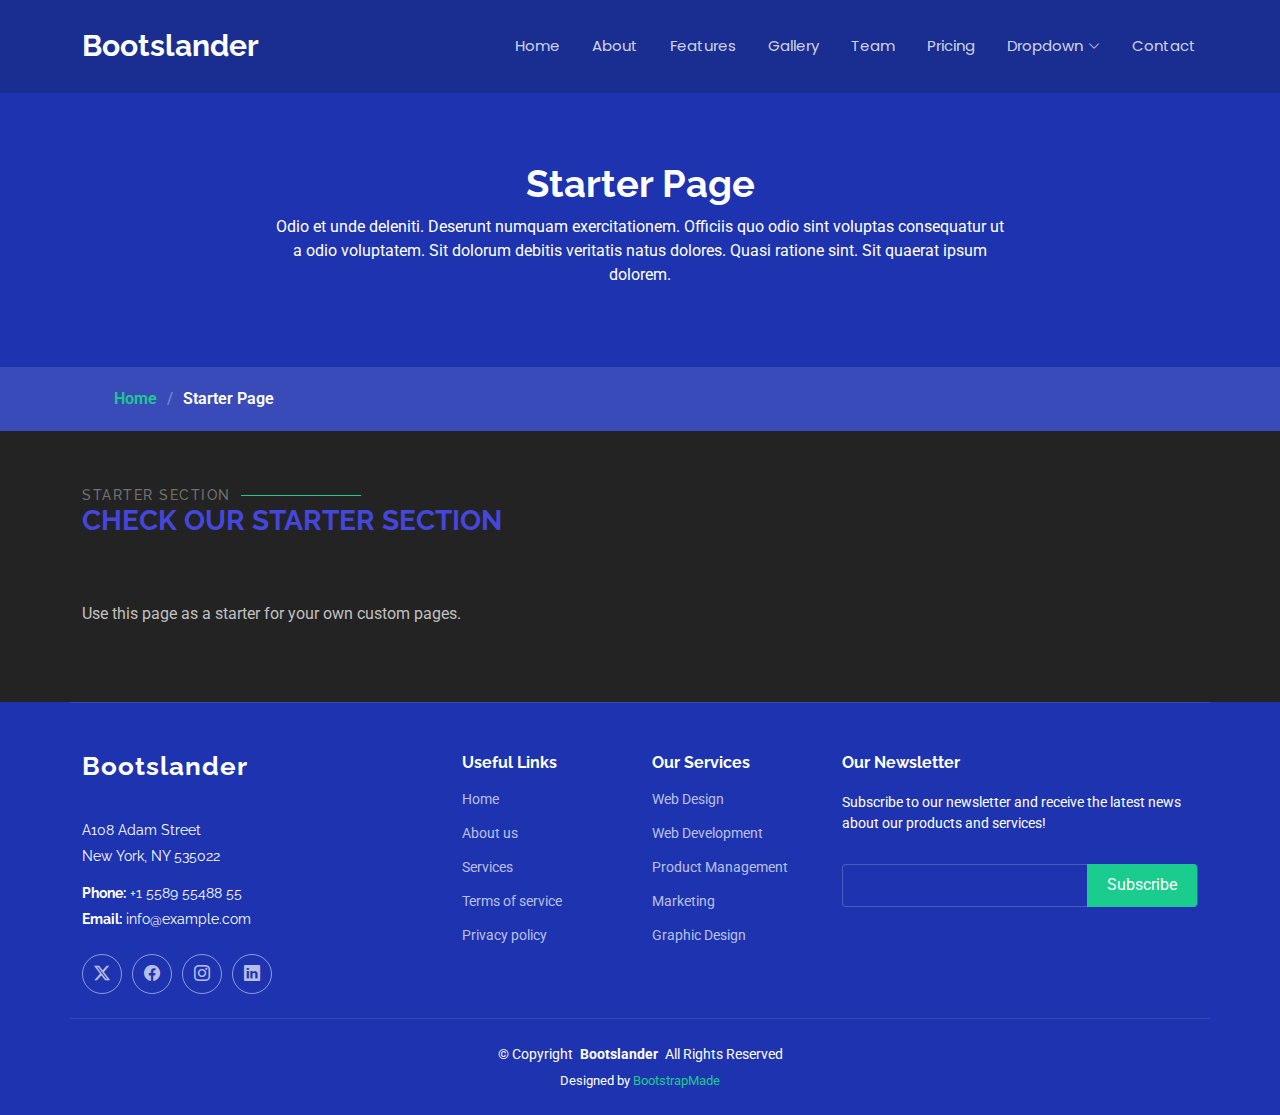
<file: src/main/resources/static/starter-page.html>
<!DOCTYPE html>
<html lang="en">

<head>
  <meta charset="utf-8">
  <meta content="width=device-width, initial-scale=1.0" name="viewport">
  <title>Starter Page - Bootslander Bootstrap Template</title>
  <meta name="description" content="">
  <meta name="keywords" content="">

  <!-- Favicons -->
  <link href="assets/img/favicon.png" rel="icon">
  <link href="assets/img/apple-touch-icon.png" rel="apple-touch-icon">

  <!-- Fonts -->
  <link href="https://fonts.googleapis.com" rel="preconnect">
  <link href="https://fonts.gstatic.com" rel="preconnect" crossorigin>
  <link href="https://fonts.googleapis.com/css2?family=Roboto:ital,wght@0,100;0,300;0,400;0,500;0,700;0,900;1,100;1,300;1,400;1,500;1,700;1,900&family=Poppins:ital,wght@0,100;0,200;0,300;0,400;0,500;0,600;0,700;0,800;0,900;1,100;1,200;1,300;1,400;1,500;1,600;1,700;1,800;1,900&family=Raleway:ital,wght@0,100;0,200;0,300;0,400;0,500;0,600;0,700;0,800;0,900;1,100;1,200;1,300;1,400;1,500;1,600;1,700;1,800;1,900&display=swap" rel="stylesheet">

  <!-- Vendor CSS Files -->
  <link href="assets/vendor/bootstrap/css/bootstrap.min.css" rel="stylesheet">
  <link href="assets/vendor/bootstrap-icons/bootstrap-icons.css" rel="stylesheet">
  <link href="assets/vendor/aos/aos.css" rel="stylesheet">
  <link href="assets/vendor/glightbox/css/glightbox.min.css" rel="stylesheet">
  <link href="assets/vendor/swiper/swiper-bundle.min.css" rel="stylesheet">

  <!-- Main CSS File -->
  <link href="assets/css/main.css" rel="stylesheet">

  <!-- =======================================================
  * Template Name: Bootslander
  * Template URL: https://bootstrapmade.com/bootslander-free-bootstrap-landing-page-template/
  * Updated: Aug 07 2024 with Bootstrap v5.3.3
  * Author: BootstrapMade.com
  * License: https://bootstrapmade.com/license/
  ======================================================== -->
</head>

<body class="starter-page-page">

  <header id="header" class="header d-flex align-items-center fixed-top">
    <div class="container-fluid container-xl position-relative d-flex align-items-center justify-content-between">

      <a href="index.html" class="logo d-flex align-items-center">
        <!-- Uncomment the line below if you also wish to use an image logo -->
        <!-- <img src="assets/img/logo.png" alt=""> -->
        <h1 class="sitename">Bootslander</h1>
      </a>

      <nav id="navmenu" class="navmenu">
        <ul>
          <li><a href="#hero">Home</a></li>
          <li><a href="#about">About</a></li>
          <li><a href="#features">Features</a></li>
          <li><a href="#gallery">Gallery</a></li>
          <li><a href="#team">Team</a></li>
          <li><a href="#pricing">Pricing</a></li>
          <li class="dropdown"><a href="#"><span>Dropdown</span> <i class="bi bi-chevron-down toggle-dropdown"></i></a>
            <ul>
              <li><a href="#">Dropdown 1</a></li>
              <li class="dropdown"><a href="#"><span>Deep Dropdown</span> <i class="bi bi-chevron-down toggle-dropdown"></i></a>
                <ul>
                  <li><a href="#">Deep Dropdown 1</a></li>
                  <li><a href="#">Deep Dropdown 2</a></li>
                  <li><a href="#">Deep Dropdown 3</a></li>
                  <li><a href="#">Deep Dropdown 4</a></li>
                  <li><a href="#">Deep Dropdown 5</a></li>
                </ul>
              </li>
              <li><a href="#">Dropdown 2</a></li>
              <li><a href="#">Dropdown 3</a></li>
              <li><a href="#">Dropdown 4</a></li>
            </ul>
          </li>
          <li><a href="#contact">Contact</a></li>
        </ul>
        <i class="mobile-nav-toggle d-xl-none bi bi-list"></i>
      </nav>

    </div>
  </header>

  <main class="main">

    <!-- Page Title -->
    <div class="page-title dark-background" data-aos="fade">
      <div class="heading">
        <div class="container">
          <div class="row d-flex justify-content-center text-center">
            <div class="col-lg-8">
              <h1>Starter Page</h1>
              <p class="mb-0">Odio et unde deleniti. Deserunt numquam exercitationem. Officiis quo odio sint voluptas consequatur ut a odio voluptatem. Sit dolorum debitis veritatis natus dolores. Quasi ratione sint. Sit quaerat ipsum dolorem.</p>
            </div>
          </div>
        </div>
      </div>
      <nav class="breadcrumbs">
        <div class="container">
          <ol>
            <li><a href="index.html">Home</a></li>
            <li class="current">Starter Page</li>
          </ol>
        </div>
      </nav>
    </div><!-- End Page Title -->

    <!-- Starter Section Section -->
    <section id="starter-section" class="starter-section section">

      <!-- Section Title -->
      <div class="container section-title" data-aos="fade-up">
        <h2>Starter Section</h2>
        <div><span>Check Our</span> <span class="description-title">Starter Section</span></div>
      </div><!-- End Section Title -->

      <div class="container" data-aos="fade-up">
        <p>Use this page as a starter for your own custom pages.</p>
      </div>

    </section><!-- /Starter Section Section -->

  </main>

  <footer id="footer" class="footer dark-background">

    <div class="container footer-top">
      <div class="row gy-4">
        <div class="col-lg-4 col-md-6 footer-about">
          <a href="index.html" class="logo d-flex align-items-center">
            <span class="sitename">Bootslander</span>
          </a>
          <div class="footer-contact pt-3">
            <p>A108 Adam Street</p>
            <p>New York, NY 535022</p>
            <p class="mt-3"><strong>Phone:</strong> <span>+1 5589 55488 55</span></p>
            <p><strong>Email:</strong> <span>info@example.com</span></p>
          </div>
          <div class="social-links d-flex mt-4">
            <a href=""><i class="bi bi-twitter-x"></i></a>
            <a href=""><i class="bi bi-facebook"></i></a>
            <a href=""><i class="bi bi-instagram"></i></a>
            <a href=""><i class="bi bi-linkedin"></i></a>
          </div>
        </div>

        <div class="col-lg-2 col-md-3 footer-links">
          <h4>Useful Links</h4>
          <ul>
            <li><a href="#">Home</a></li>
            <li><a href="#">About us</a></li>
            <li><a href="#">Services</a></li>
            <li><a href="#">Terms of service</a></li>
            <li><a href="#">Privacy policy</a></li>
          </ul>
        </div>

        <div class="col-lg-2 col-md-3 footer-links">
          <h4>Our Services</h4>
          <ul>
            <li><a href="#">Web Design</a></li>
            <li><a href="#">Web Development</a></li>
            <li><a href="#">Product Management</a></li>
            <li><a href="#">Marketing</a></li>
            <li><a href="#">Graphic Design</a></li>
          </ul>
        </div>

        <div class="col-lg-4 col-md-12 footer-newsletter">
          <h4>Our Newsletter</h4>
          <p>Subscribe to our newsletter and receive the latest news about our products and services!</p>
          <form action="forms/newsletter.php" method="post" class="php-email-form">
            <div class="newsletter-form"><input type="email" name="email"><input type="submit" value="Subscribe"></div>
            <div class="loading">Loading</div>
            <div class="error-message"></div>
            <div class="sent-message">Your subscription request has been sent. Thank you!</div>
          </form>
        </div>

      </div>
    </div>

    <div class="container copyright text-center mt-4">
      <p>© <span>Copyright</span> <strong class="px-1 sitename">Bootslander</strong> <span>All Rights Reserved</span></p>
      <div class="credits">
        <!-- All the links in the footer should remain intact. -->
        <!-- You can delete the links only if you've purchased the pro version. -->
        <!-- Licensing information: https://bootstrapmade.com/license/ -->
        <!-- Purchase the pro version with working PHP/AJAX contact form: [buy-url] -->
        Designed by <a href="https://bootstrapmade.com/">BootstrapMade</a>
      </div>
    </div>

  </footer>

  <!-- Scroll Top -->
  <a href="#" id="scroll-top" class="scroll-top d-flex align-items-center justify-content-center"><i class="bi bi-arrow-up-short"></i></a>

  <!-- Preloader -->
  <div id="preloader"></div>

  <!-- Vendor JS Files -->
  <script src="assets/vendor/bootstrap/js/bootstrap.bundle.min.js"></script>
  <script src="assets/vendor/php-email-form/validate.js"></script>
  <script src="assets/vendor/aos/aos.js"></script>
  <script src="assets/vendor/glightbox/js/glightbox.min.js"></script>
  <script src="assets/vendor/purecounter/purecounter_vanilla.js"></script>
  <script src="assets/vendor/swiper/swiper-bundle.min.js"></script>

  <!-- Main JS File -->
  <script src="assets/js/main.js"></script>

</body>

</html>
</file>
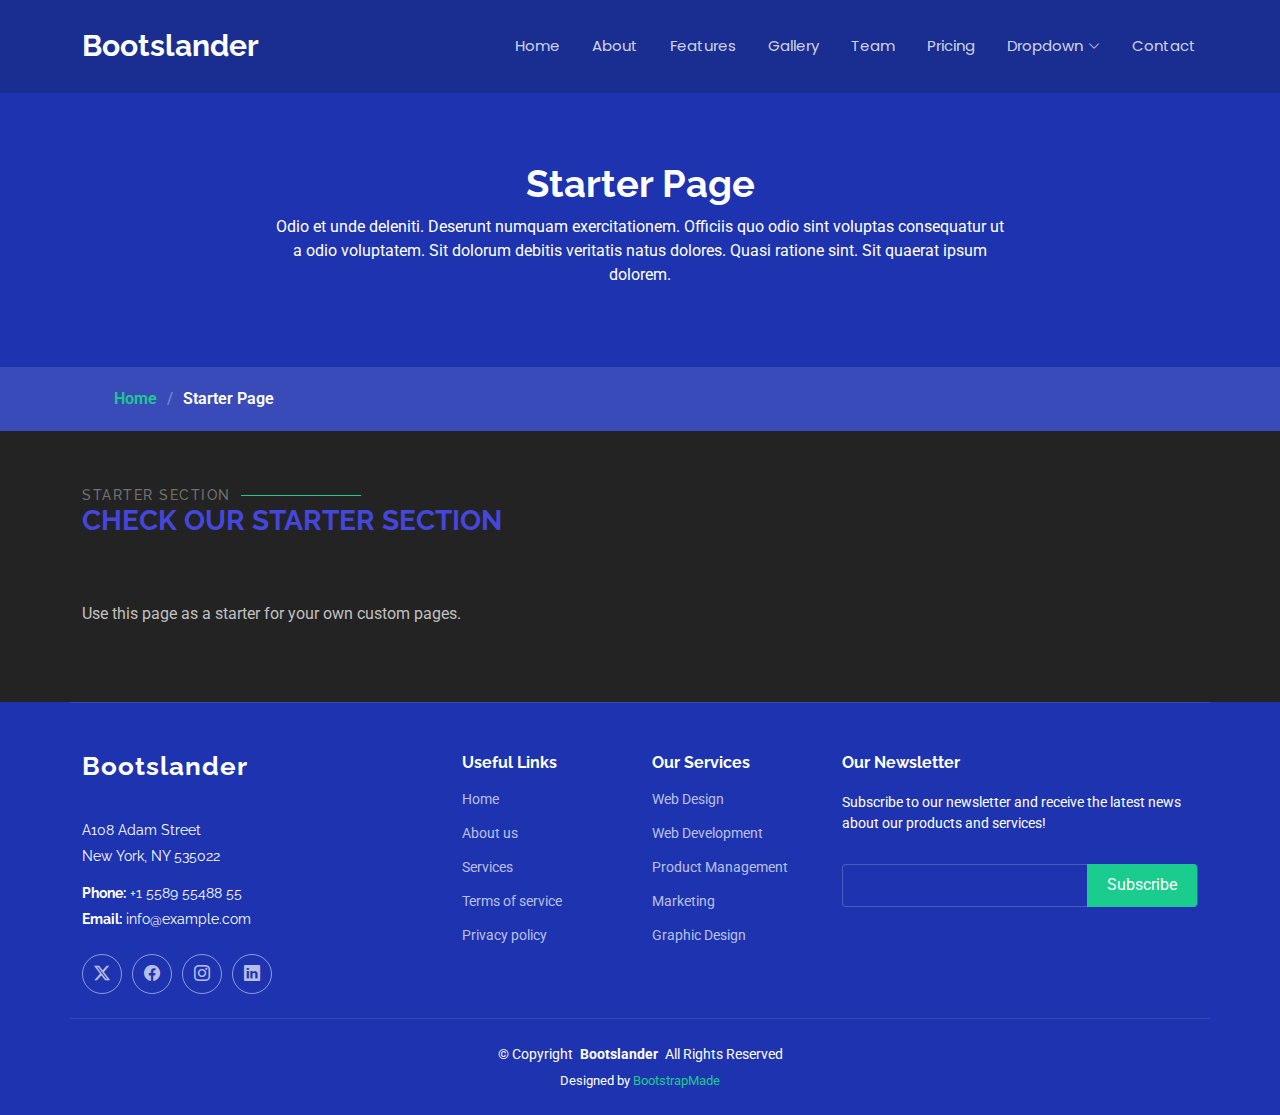
<file: src/main/resources/templates/starter-page.html>
<!DOCTYPE html>
<html lang="en">

<head>
  <meta charset="utf-8">
  <meta content="width=device-width, initial-scale=1.0" name="viewport">
  <title>Starter Page - Bootslander Bootstrap Template</title>
  <meta name="description" content="">
  <meta name="keywords" content="">

  <!-- Favicons -->
  <link href="../static/assets/img/favicon.png" rel="icon">
  <link href="../static/assets/img/apple-touch-icon.png" rel="apple-touch-icon">

  <!-- Fonts -->
  <link href="https://fonts.googleapis.com" rel="preconnect">
  <link href="https://fonts.gstatic.com" rel="preconnect" crossorigin>
  <link href="https://fonts.googleapis.com/css2?family=Roboto:ital,wght@0,100;0,300;0,400;0,500;0,700;0,900;1,100;1,300;1,400;1,500;1,700;1,900&family=Poppins:ital,wght@0,100;0,200;0,300;0,400;0,500;0,600;0,700;0,800;0,900;1,100;1,200;1,300;1,400;1,500;1,600;1,700;1,800;1,900&family=Raleway:ital,wght@0,100;0,200;0,300;0,400;0,500;0,600;0,700;0,800;0,900;1,100;1,200;1,300;1,400;1,500;1,600;1,700;1,800;1,900&display=swap" rel="stylesheet">

  <!-- Vendor CSS Files -->
  <link href="../static/assets/vendor/bootstrap/css/bootstrap.min.css" rel="stylesheet">
  <link href="../static/assets/vendor/bootstrap-icons/bootstrap-icons.css" rel="stylesheet">
  <link href="../static/assets/vendor/aos/aos.css" rel="stylesheet">
  <link href="../static/assets/vendor/glightbox/css/glightbox.min.css" rel="stylesheet">
  <link href="../static/assets/vendor/swiper/swiper-bundle.min.css" rel="stylesheet">

  <!-- Main CSS File -->
  <link href="../static/assets/css/main.css" rel="stylesheet">

  <!-- =======================================================
  * Template Name: Bootslander
  * Template URL: https://bootstrapmade.com/bootslander-free-bootstrap-landing-page-template/
  * Updated: Aug 07 2024 with Bootstrap v5.3.3
  * Author: BootstrapMade.com
  * License: https://bootstrapmade.com/license/
  ======================================================== -->
</head>

<body class="starter-page-page">

  <header id="header" class="header d-flex align-items-center fixed-top">
    <div class="container-fluid container-xl position-relative d-flex align-items-center justify-content-between">

      <a href="index.html" class="logo d-flex align-items-center">
        <!-- Uncomment the line below if you also wish to use an image logo -->
        <!-- <img src="assets/img/logo.png" alt=""> -->
        <h1 class="sitename">Bootslander</h1>
      </a>

      <nav id="navmenu" class="navmenu">
        <ul>
          <li><a href="#hero">Home</a></li>
          <li><a href="#about">About</a></li>
          <li><a href="#features">Features</a></li>
          <li><a href="#gallery">Gallery</a></li>
          <li><a href="#team">Team</a></li>
          <li><a href="#pricing">Pricing</a></li>
          <li class="dropdown"><a href="#"><span>Dropdown</span> <i class="bi bi-chevron-down toggle-dropdown"></i></a>
            <ul>
              <li><a href="#">Dropdown 1</a></li>
              <li class="dropdown"><a href="#"><span>Deep Dropdown</span> <i class="bi bi-chevron-down toggle-dropdown"></i></a>
                <ul>
                  <li><a href="#">Deep Dropdown 1</a></li>
                  <li><a href="#">Deep Dropdown 2</a></li>
                  <li><a href="#">Deep Dropdown 3</a></li>
                  <li><a href="#">Deep Dropdown 4</a></li>
                  <li><a href="#">Deep Dropdown 5</a></li>
                </ul>
              </li>
              <li><a href="#">Dropdown 2</a></li>
              <li><a href="#">Dropdown 3</a></li>
              <li><a href="#">Dropdown 4</a></li>
            </ul>
          </li>
          <li><a href="#contact">Contact</a></li>
        </ul>
        <i class="mobile-nav-toggle d-xl-none bi bi-list"></i>
      </nav>

    </div>
  </header>

  <main class="main">

    <!-- Page Title -->
    <div class="page-title dark-background" data-aos="fade">
      <div class="heading">
        <div class="container">
          <div class="row d-flex justify-content-center text-center">
            <div class="col-lg-8">
              <h1>Starter Page</h1>
              <p class="mb-0">Odio et unde deleniti. Deserunt numquam exercitationem. Officiis quo odio sint voluptas consequatur ut a odio voluptatem. Sit dolorum debitis veritatis natus dolores. Quasi ratione sint. Sit quaerat ipsum dolorem.</p>
            </div>
          </div>
        </div>
      </div>
      <nav class="breadcrumbs">
        <div class="container">
          <ol>
            <li><a href="index.html">Home</a></li>
            <li class="current">Starter Page</li>
          </ol>
        </div>
      </nav>
    </div><!-- End Page Title -->

    <!-- Starter Section Section -->
    <section id="starter-section" class="starter-section section">

      <!-- Section Title -->
      <div class="container section-title" data-aos="fade-up">
        <h2>Starter Section</h2>
        <div><span>Check Our</span> <span class="description-title">Starter Section</span></div>
      </div><!-- End Section Title -->

      <div class="container" data-aos="fade-up">
        <p>Use this page as a starter for your own custom pages.</p>
      </div>

    </section><!-- /Starter Section Section -->

  </main>

  <footer id="footer" class="footer dark-background">

    <div class="container footer-top">
      <div class="row gy-4">
        <div class="col-lg-4 col-md-6 footer-about">
          <a href="index.html" class="logo d-flex align-items-center">
            <span class="sitename">Bootslander</span>
          </a>
          <div class="footer-contact pt-3">
            <p>A108 Adam Street</p>
            <p>New York, NY 535022</p>
            <p class="mt-3"><strong>Phone:</strong> <span>+1 5589 55488 55</span></p>
            <p><strong>Email:</strong> <span>info@example.com</span></p>
          </div>
          <div class="social-links d-flex mt-4">
            <a href=""><i class="bi bi-twitter-x"></i></a>
            <a href=""><i class="bi bi-facebook"></i></a>
            <a href=""><i class="bi bi-instagram"></i></a>
            <a href=""><i class="bi bi-linkedin"></i></a>
          </div>
        </div>

        <div class="col-lg-2 col-md-3 footer-links">
          <h4>Useful Links</h4>
          <ul>
            <li><a href="#">Home</a></li>
            <li><a href="#">About us</a></li>
            <li><a href="#">Services</a></li>
            <li><a href="#">Terms of service</a></li>
            <li><a href="#">Privacy policy</a></li>
          </ul>
        </div>

        <div class="col-lg-2 col-md-3 footer-links">
          <h4>Our Services</h4>
          <ul>
            <li><a href="#">Web Design</a></li>
            <li><a href="#">Web Development</a></li>
            <li><a href="#">Product Management</a></li>
            <li><a href="#">Marketing</a></li>
            <li><a href="#">Graphic Design</a></li>
          </ul>
        </div>

        <div class="col-lg-4 col-md-12 footer-newsletter">
          <h4>Our Newsletter</h4>
          <p>Subscribe to our newsletter and receive the latest news about our products and services!</p>
          <form action="../static/forms/newsletter.php" method="post" class="php-email-form">
            <div class="newsletter-form"><input type="email" name="email"><input type="submit" value="Subscribe"></div>
            <div class="loading">Loading</div>
            <div class="error-message"></div>
            <div class="sent-message">Your subscription request has been sent. Thank you!</div>
          </form>
        </div>

      </div>
    </div>

    <div class="container copyright text-center mt-4">
      <p>© <span>Copyright</span> <strong class="px-1 sitename">Bootslander</strong> <span>All Rights Reserved</span></p>
      <div class="credits">
        <!-- All the links in the footer should remain intact. -->
        <!-- You can delete the links only if you've purchased the pro version. -->
        <!-- Licensing information: https://bootstrapmade.com/license/ -->
        <!-- Purchase the pro version with working PHP/AJAX contact form: [buy-url] -->
        Designed by <a href="https://bootstrapmade.com/">BootstrapMade</a>
      </div>
    </div>

  </footer>

  <!-- Scroll Top -->
  <a href="#" id="scroll-top" class="scroll-top d-flex align-items-center justify-content-center"><i class="bi bi-arrow-up-short"></i></a>

  <!-- Preloader -->
  <div id="preloader"></div>

  <!-- Vendor JS Files -->
  <script src="../static/assets/vendor/bootstrap/js/bootstrap.bundle.min.js"></script>
  <script src="../static/assets/vendor/php-email-form/validate.js"></script>
  <script src="../static/assets/vendor/aos/aos.js"></script>
  <script src="../static/assets/vendor/glightbox/js/glightbox.min.js"></script>
  <script src="../static/assets/vendor/purecounter/purecounter_vanilla.js"></script>
  <script src="../static/assets/vendor/swiper/swiper-bundle.min.js"></script>

  <!-- Main JS File -->
  <script src="../static/assets/js/main.js"></script>

</body>

</html>
</file>
<file: src/main/resources/static/assets/css/main.css>
/**
* Template Name: Bootslander
* Template URL: https://bootstrapmade.com/bootslander-free-bootstrap-landing-page-template/
* Updated: Aug 07 2024 with Bootstrap v5.3.3
* Author: BootstrapMade.com
* License: https://bootstrapmade.com/license/
*/

/*--------------------------------------------------------------
# Font & Color Variables
# Help: https://bootstrapmade.com/color-system/
--------------------------------------------------------------*/
/* Fonts */
:root {
  --default-font: "Roboto",  system-ui, -apple-system, "Segoe UI", Roboto, "Helvetica Neue", Arial, "Noto Sans", "Liberation Sans", sans-serif, "Apple Color Emoji", "Segoe UI Emoji", "Segoe UI Symbol", "Noto Color Emoji";
  --heading-font: "Raleway",  sans-serif;
  --nav-font: "Poppins",  sans-serif;
}

/* Global Colors - The following color variables are used throughout the website. Updating them here will change the color scheme of the entire website */
:root { 
  --background-color: #232323; /* Background color for the entire website, including individual sections */
  --default-color: #c0c0c0; /* Default color used for the majority of the text content across the entire website */
  --heading-color: #4446dc; /* Color for headings, subheadings and title throughout the website */
  --accent-color: #1acc8d; /* Accent color that represents your brand on the website. It's used for buttons, links, and other elements that need to stand out */
  --surface-color: #131312; /* The surface color is used as a background of boxed elements within sections, such as cards, icon boxes, or other elements that require a visual separation from the global background. */
  --contrast-color: #ffffff; /* Contrast color for text, ensuring readability against backgrounds of accent, heading, or default colors. */
}

/* Nav Menu Colors - The following color variables are used specifically for the navigation menu. They are separate from the global colors to allow for more customization options */
:root {
  --nav-color: #ffffff;  /* The default color of the main navmenu links */
  --nav-hover-color: #1acc8d; /* Applied to main navmenu links when they are hovered over or active */
  --nav-mobile-background-color: #ffffff; /* Used as the background color for mobile navigation menu */
  --nav-dropdown-background-color: #ffffff; /* Used as the background color for dropdown items that appear when hovering over primary navigation items */
  --nav-dropdown-color: #444444; /* Used for navigation links of the dropdown items in the navigation menu. */
  --nav-dropdown-hover-color: #1acc8d; /* Similar to --nav-hover-color, this color is applied to dropdown navigation links when they are hovered over. */
}

/* Color Presets - These classes override global colors when applied to any section or element, providing reuse of the sam color scheme. */

.light-background {
  --background-color: #f4f5fe;
  --surface-color: #ffffff;
}

.dark-background {
  --secondary-background-color: #232323;
  --background-color: #1D33B0FF;

  --default-color: #ffffff;
  --heading-color: #ffffff;
  --surface-color: #0c0091;
  --contrast-color: #ffffff;
}

/* Smooth scroll */
:root {
  scroll-behavior: smooth;
}

/*--------------------------------------------------------------
# General Styling & Shared Classes
--------------------------------------------------------------*/
body {
  color: var(--default-color);
  background-color: var(--background-color);
  font-family: var(--default-font);
}

a {
  color: var(--accent-color);
  text-decoration: none;
  transition: 0.3s;
}

a:hover {
  color: color-mix(in srgb, var(--accent-color), transparent 25%);
  text-decoration: none;
}

h1,
h2,
h3,
h4,
h5,
h6 {
  color: var(--heading-color);
  font-family: var(--heading-font);
}

/* PHP Email Form Messages
------------------------------*/
.php-email-form .error-message {
  display: none;
  background: #df1529;
  color: #ffffff;
  text-align: left;
  padding: 15px;
  margin-bottom: 24px;
  font-weight: 600;
}

.php-email-form .sent-message {
  display: none;
  color: #ffffff;
  background: #059652;
  text-align: center;
  padding: 15px;
  margin-bottom: 24px;
  font-weight: 600;
}

.php-email-form .loading {
  display: none;
  background: var(--surface-color);
  text-align: center;
  padding: 15px;
  margin-bottom: 24px;
}

.php-email-form .loading:before {
  content: "";
  display: inline-block;
  border-radius: 50%;
  width: 24px;
  height: 24px;
  margin: 0 10px -6px 0;
  border: 3px solid var(--accent-color);
  border-top-color: var(--surface-color);
  animation: php-email-form-loading 1s linear infinite;
}

@keyframes php-email-form-loading {
  0% {
    transform: rotate(0deg);
  }

  100% {
    transform: rotate(360deg);
  }
}

/*--------------------------------------------------------------
# Global Header
--------------------------------------------------------------*/
.header {
  --background-color: #1A2D91FF;
  --default-color: #ffffff;
  --heading-color: #ffffff;
  color: var(--default-color);
  background-color: var(--background-color);
  padding: 20px 0;
  transition: all 0.5s;
  z-index: 997;
}

.header .logo {
  line-height: 1;
}

.header .logo img {
  max-height: 32px;
  margin-right: 8px;
}

.header .logo h1 {
  font-size: 30px;
  margin: 0;
  font-weight: 700;
  color: var(--heading-color);
}

.scrolled .header {
  box-shadow: 0px 0 18px rgba(0, 0, 0, 0.1);
}

/* Global Header on Scroll
------------------------------*/
.scrolled .header {
  --background-color: #10058c;
}

/*--------------------------------------------------------------
# Navigation Menu
--------------------------------------------------------------*/
/* Desktop Navigation */
@media (min-width: 1200px) {
  .navmenu {
    padding: 0;
  }

  .navmenu ul {
    margin: 0;
    padding: 0;
    display: flex;
    list-style: none;
    align-items: center;
  }

  .navmenu li {
    position: relative;
  }

  .navmenu>ul>li {
    white-space: nowrap;
    padding: 15px 14px;
  }

  .navmenu>ul>li:last-child {
    padding-right: 0;
  }

  .navmenu a,
  .navmenu a:focus {
    color: color-mix(in srgb, var(--nav-color), transparent 20%);
    font-size: 15px;
    padding: 0 2px;
    font-family: var(--nav-font);
    font-weight: 400;
    display: flex;
    align-items: center;
    justify-content: space-between;
    white-space: nowrap;
    transition: 0.3s;
    position: relative;
  }

  .navmenu a i,
  .navmenu a:focus i {
    font-size: 12px;
    line-height: 0;
    margin-left: 5px;
    transition: 0.3s;
  }

  .navmenu>ul>li>a:before {
    content: "";
    position: absolute;
    height: 2px;
    bottom: -6px;
    left: 0;
    background-color: var(--nav-hover-color);
    visibility: hidden;
    width: 0px;
    transition: all 0.3s ease-in-out 0s;
  }

  .navmenu a:hover:before,
  .navmenu li:hover>a:before,
  .navmenu .active:before {
    visibility: visible;
    width: 25px;
  }

  .navmenu li:hover>a,
  .navmenu .active,
  .navmenu .active:focus {
    color: var(--nav-color);
  }

  .navmenu .dropdown ul {
    margin: 0;
    padding: 10px 0;
    background: var(--nav-dropdown-background-color);
    display: block;
    position: absolute;
    visibility: hidden;
    left: 14px;
    top: 130%;
    opacity: 0;
    transition: 0.3s;
    border-radius: 4px;
    z-index: 99;
    box-shadow: 0px 0px 30px rgba(0, 0, 0, 0.1);
  }

  .navmenu .dropdown ul li {
    min-width: 200px;
  }

  .navmenu .dropdown ul a {
    padding: 10px 20px;
    font-size: 15px;
    text-transform: none;
    color: var(--nav-dropdown-color);
  }

  .navmenu .dropdown ul a i {
    font-size: 12px;
  }

  .navmenu .dropdown ul a:hover,
  .navmenu .dropdown ul .active:hover,
  .navmenu .dropdown ul li:hover>a {
    color: var(--nav-dropdown-hover-color);
  }

  .navmenu .dropdown:hover>ul {
    opacity: 1;
    top: 100%;
    visibility: visible;
  }

  .navmenu .dropdown .dropdown ul {
    top: 0;
    left: -90%;
    visibility: hidden;
  }

  .navmenu .dropdown .dropdown:hover>ul {
    opacity: 1;
    top: 0;
    left: -100%;
    visibility: visible;
  }
}

/* Mobile Navigation */
@media (max-width: 1199px) {
  .mobile-nav-toggle {
    color: var(--nav-color);
    font-size: 28px;
    line-height: 0;
    margin-right: 10px;
    cursor: pointer;
    transition: color 0.3s;
  }

  .navmenu {
    padding: 0;
    z-index: 9997;
  }

  .navmenu ul {
    display: none;
    list-style: none;
    position: absolute;
    inset: 60px 20px 20px 20px;
    padding: 10px 0;
    margin: 0;
    border-radius: 6px;
    background-color: var(--nav-mobile-background-color);
    border: 1px solid color-mix(in srgb, var(--default-color), transparent 90%);
    box-shadow: none;
    overflow-y: auto;
    transition: 0.3s;
    z-index: 9998;
  }

  .navmenu a,
  .navmenu a:focus {
    color: var(--nav-dropdown-color);
    padding: 10px 20px;
    font-family: var(--nav-font);
    font-size: 17px;
    font-weight: 500;
    display: flex;
    align-items: center;
    justify-content: space-between;
    white-space: nowrap;
    transition: 0.3s;
  }

  .navmenu a i,
  .navmenu a:focus i {
    font-size: 12px;
    line-height: 0;
    margin-left: 5px;
    width: 30px;
    height: 30px;
    display: flex;
    align-items: center;
    justify-content: center;
    border-radius: 50%;
    transition: 0.3s;
    background-color: color-mix(in srgb, var(--accent-color), transparent 90%);
  }

  .navmenu a i:hover,
  .navmenu a:focus i:hover {
    background-color: var(--accent-color);
    color: var(--contrast-color);
  }

  .navmenu a:hover,
  .navmenu .active,
  .navmenu .active:focus {
    color: var(--nav-dropdown-hover-color);
  }

  .navmenu .active i,
  .navmenu .active:focus i {
    background-color: var(--accent-color);
    color: var(--contrast-color);
    transform: rotate(180deg);
  }

  .navmenu .dropdown ul {
    position: static;
    display: none;
    z-index: 99;
    padding: 10px 0;
    margin: 10px 20px;
    background-color: var(--nav-dropdown-background-color);
    transition: all 0.5s ease-in-out;
  }

  .navmenu .dropdown ul ul {
    background-color: rgba(33, 37, 41, 0.1);
  }

  .navmenu .dropdown>.dropdown-active {
    display: block;
    background-color: rgba(33, 37, 41, 0.03);
  }

  .mobile-nav-active {
    overflow: hidden;
  }

  .mobile-nav-active .mobile-nav-toggle {
    color: #fff;
    position: absolute;
    font-size: 32px;
    top: 15px;
    right: 15px;
    margin-right: 0;
    z-index: 9999;
  }

  .mobile-nav-active .navmenu {
    position: fixed;
    overflow: hidden;
    inset: 0;
    background: rgba(33, 37, 41, 0.8);
    transition: 0.3s;
  }

  .mobile-nav-active .navmenu>ul {
    display: block;
  }
}

/*--------------------------------------------------------------
# Global Footer
--------------------------------------------------------------*/
.footer {
  color: var(--default-color);
  background-color: var(--background-color);
  font-size: 14px;
  position: relative;
}

.footer .footer-top {
  padding-top: 50px;
  border-top: 1px solid color-mix(in srgb, var(--default-color), transparent 90%);
}

.footer .footer-about .logo {
  line-height: 1;
  margin-bottom: 25px;
}

.footer .footer-about .logo img {
  max-height: 40px;
  margin-right: 6px;
}

.footer .footer-about .logo span {
  font-size: 26px;
  font-weight: 700;
  letter-spacing: 1px;
  font-family: var(--heading-font);
  color: var(--heading-color);
}

.footer .footer-about p {
  font-size: 14px;
  font-family: var(--heading-font);
}

.footer .social-links a {
  display: flex;
  align-items: center;
  justify-content: center;
  width: 40px;
  height: 40px;
  border-radius: 50%;
  border: 1px solid color-mix(in srgb, var(--default-color), transparent 50%);
  font-size: 16px;
  color: color-mix(in srgb, var(--default-color), transparent 30%);
  margin-right: 10px;
  transition: 0.3s;
}

.footer .social-links a:hover {
  color: var(--accent-color);
  border-color: var(--accent-color);
}

.footer h4 {
  font-size: 16px;
  font-weight: bold;
  position: relative;
  padding-bottom: 12px;
}

.footer .footer-links {
  margin-bottom: 30px;
}

.footer .footer-links ul {
  list-style: none;
  padding: 0;
  margin: 0;
}

.footer .footer-links ul i {
  padding-right: 2px;
  font-size: 12px;
  line-height: 0;
}

.footer .footer-links ul li {
  padding: 10px 0;
  display: flex;
  align-items: center;
}

.footer .footer-links ul li:first-child {
  padding-top: 0;
}

.footer .footer-links ul a {
  color: color-mix(in srgb, var(--default-color), transparent 30%);
  display: inline-block;
  line-height: 1;
}

.footer .footer-links ul a:hover {
  color: var(--accent-color);
}

.footer .footer-contact p {
  margin-bottom: 5px;
}

.footer .footer-newsletter .newsletter-form {
  margin-top: 30px;
  margin-bottom: 15px;
  padding: 6px 8px;
  position: relative;
  border-radius: 4px;
  border: 1px solid color-mix(in srgb, var(--default-color), transparent 80%);
  display: flex;
  background-color: var(--background-color);
  transition: 0.3s;
}

.footer .footer-newsletter .newsletter-form:focus-within {
  border-color: var(--accent-color);
}

.footer .footer-newsletter .newsletter-form input[type=email] {
  border: 0;
  padding: 4px;
  width: 100%;
  background-color: var(--background-color);
  color: var(--default-color);
}

.footer .footer-newsletter .newsletter-form input[type=email]:focus-visible {
  outline: none;
}

.footer .footer-newsletter .newsletter-form input[type=submit] {
  border: 0;
  font-size: 16px;
  padding: 0 20px;
  margin: -7px -8px -7px 0;
  background: var(--accent-color);
  color: var(--contrast-color);
  transition: 0.3s;
  border-radius: 0 4px 4px 0;
}

.footer .footer-newsletter .newsletter-form input[type=submit]:hover {
  background: color-mix(in srgb, var(--accent-color), transparent 20%);
}

.footer .copyright {
  padding: 25px 0;
  border-top: 1px solid color-mix(in srgb, var(--default-color), transparent 90%);
}

.footer .copyright p {
  margin-bottom: 0;
}

.footer .credits {
  margin-top: 6px;
  font-size: 13px;
}

/*--------------------------------------------------------------
# Preloader
--------------------------------------------------------------*/
#preloader {
  position: fixed;
  inset: 0;
  z-index: 999999;
  overflow: hidden;
  background: var(--background-color);
  transition: all 0.6s ease-out;
}

#preloader:before {
  content: "";
  position: fixed;
  top: calc(50% - 30px);
  left: calc(50% - 30px);
  border: 6px solid #ffffff;
  border-color: var(--accent-color) transparent var(--accent-color) transparent;
  border-radius: 50%;
  width: 60px;
  height: 60px;
  animation: animate-preloader 1.5s linear infinite;
}

@keyframes animate-preloader {
  0% {
    transform: rotate(0deg);
  }

  100% {
    transform: rotate(360deg);
  }
}

/*--------------------------------------------------------------
# Scroll Top Button
--------------------------------------------------------------*/
.scroll-top {
  position: fixed;
  visibility: hidden;
  opacity: 0;
  right: 15px;
  bottom: 15px;
  z-index: 99999;
  background-color: var(--accent-color);
  width: 40px;
  height: 40px;
  border-radius: 4px;
  transition: all 0.4s;
}

.scroll-top i {
  font-size: 24px;
  color: var(--contrast-color);
  line-height: 0;
}

.scroll-top:hover {
  background-color: color-mix(in srgb, var(--accent-color), transparent 20%);
  color: var(--contrast-color);
}

.scroll-top.active {
  visibility: visible;
  opacity: 1;
}

/*--------------------------------------------------------------
# Disable aos animation delay on mobile devices
--------------------------------------------------------------*/
@media screen and (max-width: 768px) {
  [data-aos-delay] {
    transition-delay: 0 !important;
  }
}

/*--------------------------------------------------------------
# Global Page Titles & Breadcrumbs
--------------------------------------------------------------*/
.page-title {
  color: var(--default-color);
  background-color: var(--background-color);
  position: relative;
}

.page-title .heading {
  padding: 160px 0 80px 0;
  border-top: 1px solid color-mix(in srgb, var(--default-color), transparent 90%);
}

.page-title .heading h1 {
  font-size: 38px;
  font-weight: 700;
}

.page-title nav {
  background-color: color-mix(in srgb, var(--default-color), transparent 88%);
  padding: 20px 0;
}

.page-title nav ol {
  display: flex;
  flex-wrap: wrap;
  list-style: none;
  margin: 0;
  font-size: 16px;
  font-weight: 600;
}

.page-title nav ol li+li {
  padding-left: 10px;
}

.page-title nav ol li+li::before {
  content: "/";
  display: inline-block;
  padding-right: 10px;
  color: color-mix(in srgb, var(--default-color), transparent 70%);
}

/*--------------------------------------------------------------
# Global Sections
--------------------------------------------------------------*/
section,
.section {
  color: var(--default-color);
  padding: 60px 0;
  scroll-margin-top: 100px;
  overflow: clip;
}

@media (max-width: 1199px) {

  section,
  .section {
    scroll-margin-top: 66px;
  }
}

/*--------------------------------------------------------------
# Global Section Titles
--------------------------------------------------------------*/
.section-title {
  padding-bottom: 60px;
  position: relative;
}

.section-title h2 {
  font-size: 14px;
  font-weight: 500;
  padding: 0;
  line-height: 1px;
  margin: 0;
  letter-spacing: 1.5px;
  text-transform: uppercase;
  color: color-mix(in srgb, var(--default-color), transparent 50%);
  position: relative;
}

.section-title h2::after {
  content: "";
  width: 120px;
  height: 1px;
  display: inline-block;
  background: var(--accent-color);
  margin: 4px 10px;
}

.section-title div {
  color: var(--heading-color);
  margin: 0;
  margin: 0;
  font-size: 28px;
  font-weight: 700;
  text-transform: uppercase;
  font-family: var(--heading-font);
}

/*--------------------------------------------------------------
# Hero Section
--------------------------------------------------------------*/
.hero {
  width: 100%;
  min-height: 70vh;
  position: relative;
  padding: 120px 0 120px 0;
  display: flex;
  align-items: center;
}

.hero .hero-bg {
  position: absolute;
  inset: 0;
  display: block;
  width: 100%;
  height: 100%;
  object-fit: cover;
  z-index: 1;
}

.hero:before {
  content: "";
  background: color-mix(in srgb, var(--background-color), transparent 10%);
  position: absolute;
  inset: 0;
  z-index: 2;
}

.hero .container {
  position: relative;
  z-index: 3;
}

.hero h1 {
  margin: 0 0 20px 0;
  font-size: 48px;
  font-weight: 700;
  line-height: 56px;
  color: color-mix(in srgb, var(--heading-color), transparent 30%);
}

.hero h1 span {
  color: var(--heading-color);
  border-bottom: 4px solid var(--accent-color);
}

.hero p {
  color: color-mix(in srgb, var(--default-color), transparent 30%);
  margin: 5px 0 30px 0;
  font-size: 22px;
  font-weight: 400;
}

.hero .btn-get-started {
  color: var(--contrast-color);
  background: var(--accent-color);
  font-family: var(--heading-font);
  font-weight: 400;
  font-size: 15px;
  letter-spacing: 1px;
  display: inline-block;
  padding: 10px 28px 12px 28px;
  border-radius: 50px;
  transition: 0.5s;
  box-shadow: 0 8px 28px rgba(0, 0, 0, 0.1);
}

.hero .btn-get-started:hover {
  color: var(--contrast-color);
  background: color-mix(in srgb, var(--accent-color), transparent 15%);
  box-shadow: 0 8px 28px rgba(0, 0, 0, 0.1);
}

.hero .btn-watch-video {
  font-size: 16px;
  transition: 0.5s;
  margin-left: 25px;
  color: var(--default-color);
  font-weight: 600;
}

.hero .btn-watch-video i {
  color: var(--accent-color);
  font-size: 32px;
  transition: 0.3s;
  line-height: 0;
  margin-right: 8px;
}

.hero .btn-watch-video:hover {
  color: var(--accent-color);
}

.hero .btn-watch-video:hover i {
  color: color-mix(in srgb, var(--accent-color), transparent 15%);
}

.hero .animated {
  animation: up-down 2s ease-in-out infinite alternate-reverse both;
}

@media (max-width: 640px) {
  .hero h1 {
    font-size: 28px;
    line-height: 36px;
  }

  .hero p {
    font-size: 18px;
    line-height: 24px;
    margin-bottom: 30px;
  }

  .hero .btn-get-started,
  .hero .btn-watch-video {
    font-size: 13px;
  }
}

.hero .hero-waves {
  display: block;
  width: 100%;
  height: 60px;
  position: absolute;
  left: 0;
  bottom: 0;
  right: 0;
  z-index: 3;
}

.hero .wave1 use {
  animation: move-forever1 10s linear infinite;
  animation-delay: -2s;
  fill: var(--background-color);
  opacity: 0.6;
}

.hero .wave2 use {
  animation: move-forever2 8s linear infinite;
  animation-delay: -2s;
  fill: var(--accent-color);
  opacity: 0.5;
}

.hero .wave3 use {
  animation: move-forever3 6s linear infinite;
  animation-delay: -2s;
  fill: var(--secondary-background-color);
}

@keyframes move-forever1 {
  0% {
    transform: translate(85px, 0%);
  }

  100% {
    transform: translate(-90px, 0%);
  }
}

@keyframes move-forever2 {
  0% {
    transform: translate(-90px, 0%);
  }

  100% {
    transform: translate(85px, 0%);
  }
}

@keyframes move-forever3 {
  0% {
    transform: translate(-90px, 0%);
  }

  100% {
    transform: translate(85px, 0%);
  }
}

@keyframes up-down {
  0% {
    transform: translateY(10px);
  }

  100% {
    transform: translateY(-10px);
  }
}

/*--------------------------------------------------------------
# About Section
--------------------------------------------------------------*/
.about {
  padding-top: 100px;
}

.about .content h3 {
  font-size: 16px;
  font-weight: 500;
  line-height: 19px;
  padding: 10px 20px;
  background: color-mix(in srgb, var(--accent-color), transparent 95%);
  color: var(--accent-color);
  border-radius: 7px;
  display: inline-block;
}

.about .content h2 {
  font-weight: 700;
}

.about .content p:last-child {
  margin-bottom: 0;
}

.about .content .read-more {
  background: var(--accent-color);
  color: var(--contrast-color);
  font-family: var(--heading-font);
  font-weight: 500;
  font-size: 16px;
  letter-spacing: 1px;
  padding: 12px 24px;
  border-radius: 5px;
  transition: 0.3s;
  display: inline-flex;
  align-items: center;
  justify-content: center;
}

.about .content .read-more i {
  font-size: 18px;
  margin-left: 5px;
  line-height: 0;
  transition: 0.3s;
}

.about .content .read-more:hover {
  background: color-mix(in srgb, var(--accent-color), transparent 20%);
  padding-right: 19px;
}

.about .content .read-more:hover i {
  margin-left: 10px;
}

.about .icon-box {
  background-color: var(--surface-color);
  padding: 50px 40px;
  box-shadow: 0px 10px 50px rgba(0, 0, 0, 0.1);
  border-radius: 10px;
  transition: all 0.3s ease-out 0s;
}

.about .icon-box i {
  width: 80px;
  height: 80px;
  border-radius: 50%;
  display: inline-flex;
  align-items: center;
  justify-content: center;
  margin-bottom: 24px;
  font-size: 32px;
  line-height: 0;
  transition: all 0.4s ease-out 0s;
  background-color: color-mix(in srgb, var(--accent-color), transparent 95%);
  color: var(--accent-color);
}

.about .icon-box h3 {
  margin-bottom: 10px;
  font-size: 24px;
  font-weight: 700;
}

.about .icon-box p {
  margin-bottom: 0;
}

.about .icon-box:hover i {
  background-color: var(--accent-color);
  color: var(--contrast-color);
}

.about .icon-boxes .col-md-6:nth-child(2) .icon-box,
.about .icon-boxes .col-md-6:nth-child(4) .icon-box {
  margin-top: -40px;
}

@media (max-width: 768px) {

  .about .icon-boxes .col-md-6:nth-child(2) .icon-box,
  .about .icon-boxes .col-md-6:nth-child(4) .icon-box {
    margin-top: 0;
  }
}

/*--------------------------------------------------------------
# Features Section
--------------------------------------------------------------*/
.features .features-item {
  background-color: var(--surface-color);
  display: flex;
  align-items: center;
  padding: 20px;
  transition: 0.3s;
  border: 1px solid color-mix(in srgb, var(--default-color), transparent 90%);
  position: relative;
}

.features .features-item i {
  font-size: 32px;
  padding-right: 10px;
  line-height: 0;
}

.features .features-item h3 {
  font-weight: 700;
  margin: 0;
  padding: 0;
  line-height: 1;
  font-size: 16px;
}

.features .features-item h3 a {
  color: var(--heading-color);
  transition: 0.3s;
}

.features .features-item:hover {
  border-color: var(--accent-color);
}

.features .features-item:hover h3 a {
  color: var(--accent-color);
}

/*--------------------------------------------------------------
# Stats Section
--------------------------------------------------------------*/
.stats i {
  background-color: var(--surface-color);
  color: var(--accent-color);
  box-shadow: 0px 2px 25px rgba(0, 0, 0, 0.1);
  width: 54px;
  height: 54px;
  font-size: 24px;
  border-radius: 50px;
  border: 2px solid var(--background-color);
  display: inline-flex;
  align-items: center;
  justify-content: center;
  position: relative;
  z-index: 1;
}

.stats .stats-item {
  background-color: var(--surface-color);
  margin-top: -27px;
  padding: 30px 30px 25px 30px;
  width: 100%;
  position: relative;
  text-align: center;
  box-shadow: 0px 2px 35px rgba(0, 0, 0, 0.1);
  border-radius: 4px;
  z-index: 0;
}

.stats .stats-item span {
  font-size: 36px;
  display: block;
  font-weight: 700;
  color: color-mix(in srgb, var(--default-color), transparent 20%);
}

.stats .stats-item p {
  padding: 0;
  margin: 0;
  font-family: var(--heading-font);
  font-size: 16px;
}

/*--------------------------------------------------------------
# Details Section
--------------------------------------------------------------*/
.details .features-item {
  color: color-mix(in srgb, var(--default-color), transparent 20%);
}

.details .features-item+.features-item {
  margin-top: 100px;
}

@media (max-width: 640px) {
  .details .features-item+.features-item {
    margin-top: 40px;
  }
}

.details .features-item h3 {
  font-weight: 700;
  font-size: 26px;
}

.details .features-item ul {
  list-style: none;
  padding: 0;
}

.details .features-item ul li {
  padding-bottom: 10px;
  display: flex;
  align-items: center;
}

.details .features-item ul li:last-child {
  padding-bottom: 0;
}

.details .features-item ul i {
  font-size: 20px;
  padding-right: 4px;
  color: var(--accent-color);
}

.details .features-item p:last-child {
  margin-bottom: 0;
}

/*--------------------------------------------------------------
# Gallery Section
--------------------------------------------------------------*/
.gallery .gallery-item {
  overflow: hidden;
  border-right: 3px solid var(--background-color);
  border-bottom: 3px solid var(--background-color);
}

.gallery .gallery-item img {
  transition: all ease-in-out 0.4s;
}

.gallery .gallery-item:hover img {
  transform: scale(1.1);
}

/*--------------------------------------------------------------
# Testimonials Section
--------------------------------------------------------------*/
.testimonials {
  padding: 80px 0;
  position: relative;
}

.testimonials:before {
  content: "";
  background: color-mix(in srgb, var(--background-color), transparent 30%);
  position: absolute;
  inset: 0;
  z-index: 2;
}

.testimonials .testimonials-bg {
  position: absolute;
  inset: 0;
  display: block;
  width: 100%;
  height: 100%;
  object-fit: cover;
  z-index: 1;
}

.testimonials .container {
  position: relative;
  z-index: 3;
}

.testimonials .testimonials-carousel,
.testimonials .testimonials-slider {
  overflow: hidden;
}

.testimonials .testimonial-item {
  text-align: center;
}

.testimonials .testimonial-item .testimonial-img {
  width: 100px;
  border-radius: 50%;
  border: 6px solid color-mix(in srgb, var(--default-color), transparent 85%);
  margin: 0 auto;
}

.testimonials .testimonial-item h3 {
  font-size: 20px;
  font-weight: bold;
  margin: 10px 0 5px 0;
}

.testimonials .testimonial-item h4 {
  font-size: 14px;
  margin: 0 0 15px 0;
  color: color-mix(in srgb, var(--default-color), transparent 40%);
}

.testimonials .testimonial-item .stars {
  margin-bottom: 15px;
}

.testimonials .testimonial-item .stars i {
  color: #ffc107;
  margin: 0 1px;
}

.testimonials .testimonial-item .quote-icon-left,
.testimonials .testimonial-item .quote-icon-right {
  color: color-mix(in srgb, var(--default-color), transparent 40%);
  font-size: 26px;
  line-height: 0;
}

.testimonials .testimonial-item .quote-icon-left {
  display: inline-block;
  left: -5px;
  position: relative;
}

.testimonials .testimonial-item .quote-icon-right {
  display: inline-block;
  right: -5px;
  position: relative;
  top: 10px;
  transform: scale(-1, -1);
}

.testimonials .testimonial-item p {
  font-style: italic;
  margin: 0 auto 15px auto;
}

.testimonials .swiper-wrapper {
  height: auto;
}

.testimonials .swiper-pagination {
  margin-top: 20px;
  position: relative;
}

.testimonials .swiper-pagination .swiper-pagination-bullet {
  width: 12px;
  height: 12px;
  background-color: color-mix(in srgb, var(--default-color), transparent 50%);
  opacity: 0.5;
}

.testimonials .swiper-pagination .swiper-pagination-bullet-active {
  background-color: var(--default-color);
  opacity: 1;
}

@media (min-width: 992px) {
  .testimonials .testimonial-item p {
    width: 80%;
  }
}

/*--------------------------------------------------------------
# Team Section
--------------------------------------------------------------*/
.team .member {
  position: relative;
}

.team .member .pic {
  overflow: hidden;
  margin-bottom: 50px;
}

.team .member .member-info {
  background-color: var(--surface-color);
  color: color-mix(in srgb, var(--default-color), transparent 20%);
  box-shadow: 0px 2px 15px rgba(0, 0, 0, 0.1);
  position: absolute;
  bottom: -50px;
  left: 20px;
  right: 20px;
  padding: 20px 15px;
  overflow: hidden;
  transition: 0.5s;
}

.team .member h4 {
  font-weight: 700;
  margin-bottom: 10px;
  font-size: 16px;
  position: relative;
  padding-bottom: 10px;
}

.team .member h4::after {
  content: "";
  position: absolute;
  display: block;
  width: 50px;
  height: 1px;
  background: color-mix(in srgb, var(--default-color), transparent 60%);
  bottom: 0;
  left: 0;
}

.team .member span {
  font-style: italic;
  display: block;
  font-size: 13px;
}

.team .member .social {
  position: absolute;
  right: 15px;
  bottom: 15px;
}

.team .member .social a {
  transition: color 0.3s;
  color: color-mix(in srgb, var(--default-color), transparent 70%);
}

.team .member .social a:hover {
  color: var(--accent-color);
}

.team .member .social i {
  font-size: 16px;
  margin: 0 2px;
}

/*--------------------------------------------------------------
# Pricing Section
--------------------------------------------------------------*/
.pricing .pricing-item {
  background-color: color-mix(in srgb, var(--accent-color), transparent 96%);
  padding: 40px 40px;
  height: 100%;
  border-radius: 15px;
}

.pricing h3 {
  font-weight: 600;
  margin-bottom: 15px;
  font-size: 20px;
}

.pricing h4 {
  color: var(--accent-color);
  font-size: 48px;
  font-weight: 700;
  font-family: var(--heading-font);
  margin-bottom: 0;
}

.pricing h4 sup {
  font-size: 28px;
}

.pricing h4 span {
  color: color-mix(in srgb, var(--default-color), transparent 50%);
  font-size: 18px;
  font-weight: 500;
}

.pricing .description {
  font-size: 14px;
}

.pricing .cta-btn {
  border: 1px solid var(--default-color);
  color: var(--default-color);
  display: block;
  text-align: center;
  padding: 10px 35px;
  border-radius: 5px;
  font-size: 16px;
  font-weight: 500;
  font-family: var(--heading-font);
  transition: 0.3s;
  margin-top: 20px;
  margin-bottom: 6px;
}

.pricing .cta-btn:hover {
  background: var(--accent-color);
  color: var(--contrast-color);
  border-color: var(--accent-color);
}

.pricing ul {
  padding: 0;
  list-style: none;
  color: color-mix(in srgb, var(--default-color), transparent 30%);
  text-align: left;
  line-height: 20px;
}

.pricing ul li {
  padding: 10px 0;
  display: flex;
  align-items: center;
}

.pricing ul li:last-child {
  padding-bottom: 0;
}

.pricing ul i {
  color: #059652;
  font-size: 24px;
  padding-right: 3px;
}

.pricing ul .na {
  color: color-mix(in srgb, var(--default-color), transparent 60%);
}

.pricing ul .na i {
  color: color-mix(in srgb, var(--default-color), transparent 60%);
}

.pricing ul .na span {
  text-decoration: line-through;
}

.pricing .featured {
  position: relative;
}

.pricing .featured .popular {
  position: absolute;
  top: 15px;
  right: 15px;
  background-color: var(--accent-color);
  color: var(--contrast-color);
  padding: 4px 15px 6px 15px;
  margin: 0;
  border-radius: 5px;
  font-size: 14px;
  font-weight: 500;
}

.pricing .featured .cta-btn {
  background: var(--accent-color);
  color: var(--contrast-color);
  border-color: var(--accent-color);
}

@media (max-width: 992px) {
  .pricing .box {
    max-width: 60%;
    margin: 0 auto 30px auto;
  }
}

@media (max-width: 767px) {
  .pricing .box {
    max-width: 80%;
    margin: 0 auto 30px auto;
  }
}

@media (max-width: 420px) {
  .pricing .box {
    max-width: 100%;
    margin: 0 auto 30px auto;
  }
}

/*--------------------------------------------------------------
# Faq Section
--------------------------------------------------------------*/
.faq .content h3 {
  font-weight: 400;
  font-size: 34px;
}

.faq .content p {
  color: color-mix(in srgb, var(--default-color), transparent 30%);
}

.faq .faq-container {
  margin-top: 15px;
}

.faq .faq-container .faq-item {
  background-color: var(--surface-color);
  position: relative;
  padding: 20px;
  margin-bottom: 20px;
  box-shadow: 0px 5px 25px 0px rgba(0, 0, 0, 0.1);
  overflow: hidden;
}

.faq .faq-container .faq-item:last-child {
  margin-bottom: 0;
}

.faq .faq-container .faq-item h3 {
  font-weight: 600;
  font-size: 17px;
  line-height: 24px;
  margin: 0 30px 0 32px;
  transition: 0.3s;
  cursor: pointer;
}

.faq .faq-container .faq-item h3 span {
  color: var(--accent-color);
  padding-right: 5px;
}

.faq .faq-container .faq-item h3:hover {
  color: var(--accent-color);
}

.faq .faq-container .faq-item .faq-content {
  display: grid;
  grid-template-rows: 0fr;
  transition: 0.3s ease-in-out;
  visibility: hidden;
  opacity: 0;
}

.faq .faq-container .faq-item .faq-content p {
  margin-bottom: 0;
  overflow: hidden;
}

.faq .faq-container .faq-item .faq-icon {
  position: absolute;
  top: 22px;
  left: 20px;
  font-size: 22px;
  line-height: 0;
  transition: 0.3s;
  color: var(--accent-color);
}

.faq .faq-container .faq-item .faq-toggle {
  position: absolute;
  top: 20px;
  right: 20px;
  font-size: 16px;
  line-height: 0;
  transition: 0.3s;
  cursor: pointer;
}

.faq .faq-container .faq-item .faq-toggle:hover {
  color: var(--accent-color);
}

.faq .faq-container .faq-active h3 {
  color: var(--accent-color);
}

.faq .faq-container .faq-active .faq-content {
  grid-template-rows: 1fr;
  visibility: visible;
  opacity: 1;
  padding-top: 10px;
}

.faq .faq-container .faq-active .faq-toggle {
  transform: rotate(90deg);
  color: var(--accent-color);
}

/*--------------------------------------------------------------
# Contact Section
--------------------------------------------------------------*/
.contact .info-item+.info-item {
  margin-top: 40px;
}

.contact .info-item i {
  color: var(--accent-color);
  background: color-mix(in srgb, var(--accent-color), transparent 92%);
  font-size: 20px;
  width: 44px;
  height: 44px;
  display: flex;
  justify-content: center;
  align-items: center;
  border-radius: 50px;
  transition: all 0.3s ease-in-out;
  margin-right: 15px;
}

.contact .info-item h3 {
  padding: 0;
  font-size: 18px;
  font-weight: 700;
  margin-bottom: 5px;
}

.contact .info-item p {
  padding: 0;
  margin-bottom: 0;
  font-size: 14px;
}

.contact .info-item:hover i {
  background: var(--accent-color);
  color: var(--contrast-color);
}

.contact .php-email-form {
  height: 100%;
}

.contact .php-email-form input[type=text],
.contact .php-email-form input[type=email],
.contact .php-email-form textarea {
  font-size: 14px;
  padding: 10px 15px;
  box-shadow: none;
  border-radius: 0;
  color: var(--default-color);
  background-color: color-mix(in srgb, var(--background-color), transparent 50%);
  border-color: color-mix(in srgb, var(--default-color), transparent 80%);
}

.contact .php-email-form input[type=text]:focus,
.contact .php-email-form input[type=email]:focus,
.contact .php-email-form textarea:focus {
  border-color: var(--accent-color);
}

.contact .php-email-form input[type=text]::placeholder,
.contact .php-email-form input[type=email]::placeholder,
.contact .php-email-form textarea::placeholder {
  color: color-mix(in srgb, var(--default-color), transparent 70%);
}

.contact .php-email-form button[type=submit] {
  color: var(--contrast-color);
  background: var(--accent-color);
  border: 0;
  padding: 10px 30px;
  transition: 0.4s;
  border-radius: 50px;
}

.contact .php-email-form button[type=submit]:hover {
  background: color-mix(in srgb, var(--accent-color), transparent 25%);
}

/*--------------------------------------------------------------
# Starter Section Section
--------------------------------------------------------------*/
.starter-section {
  /* Add your styles here */
}
</file>
